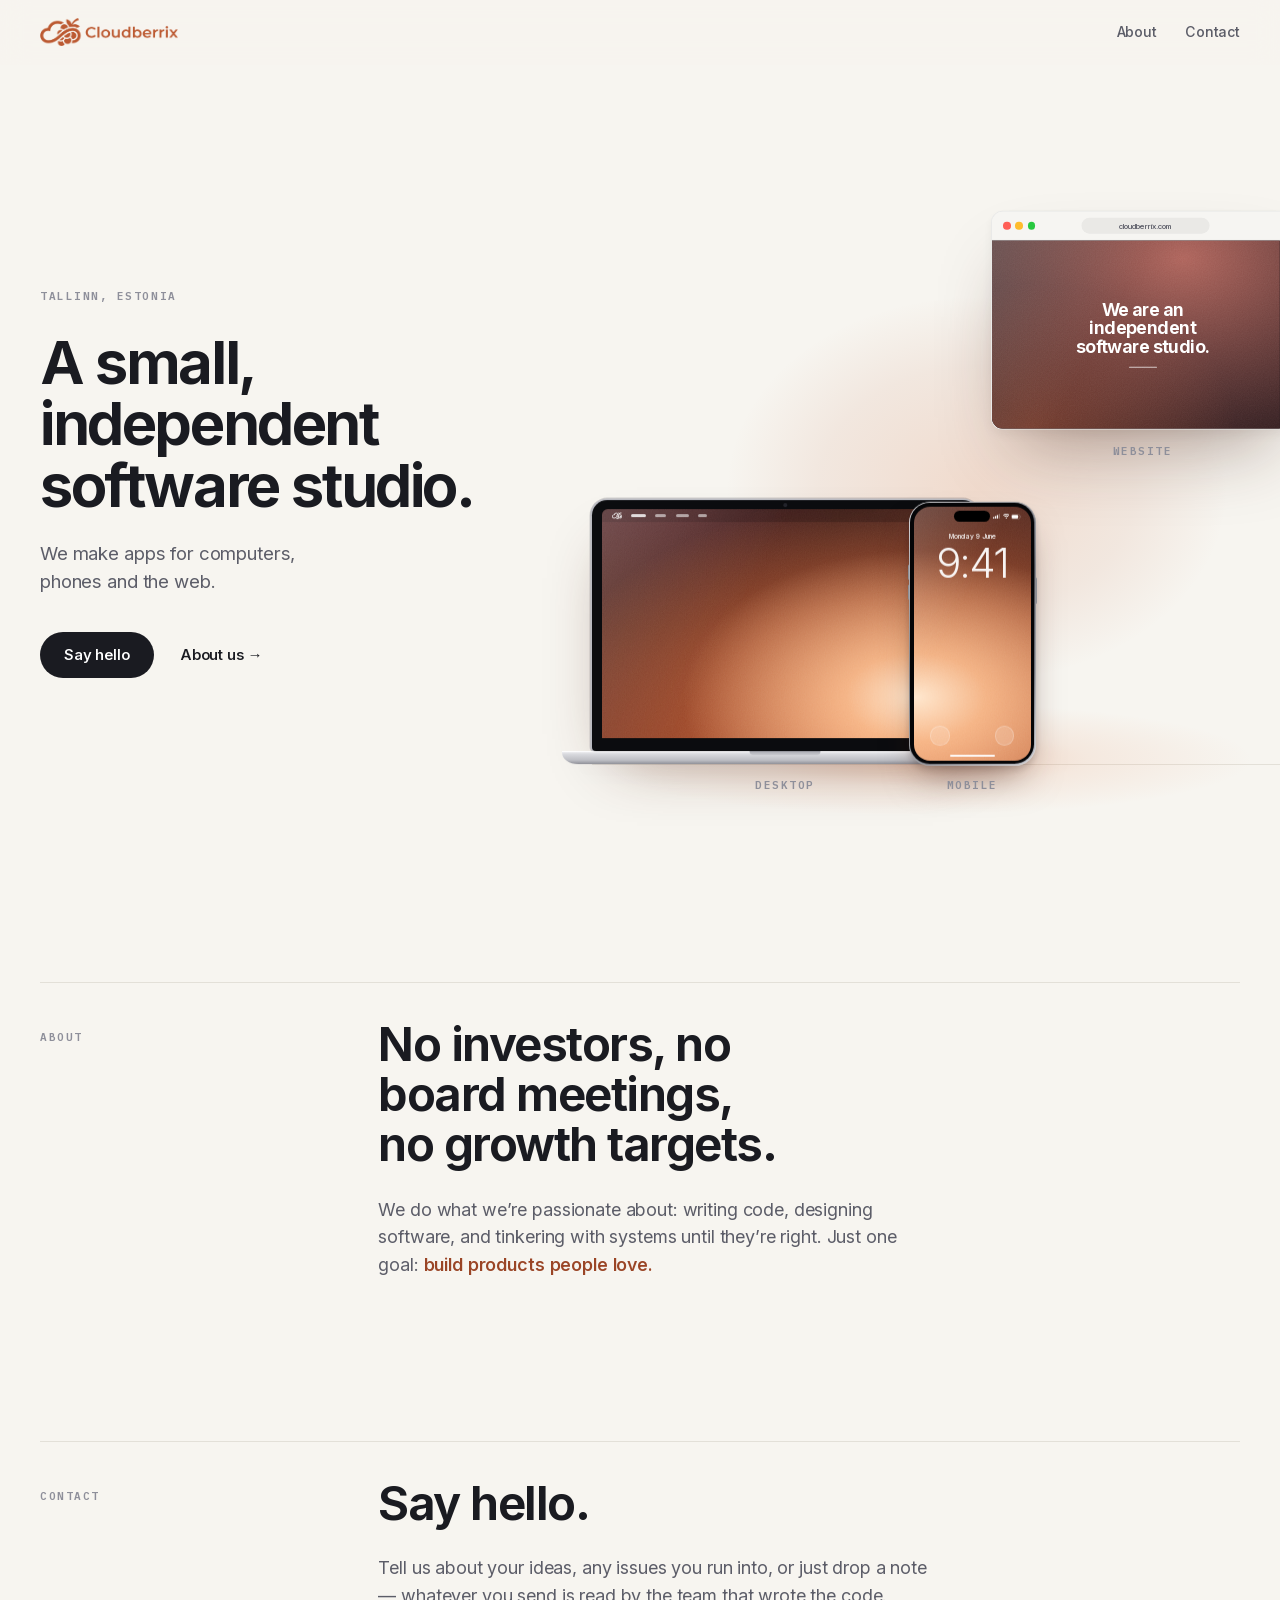
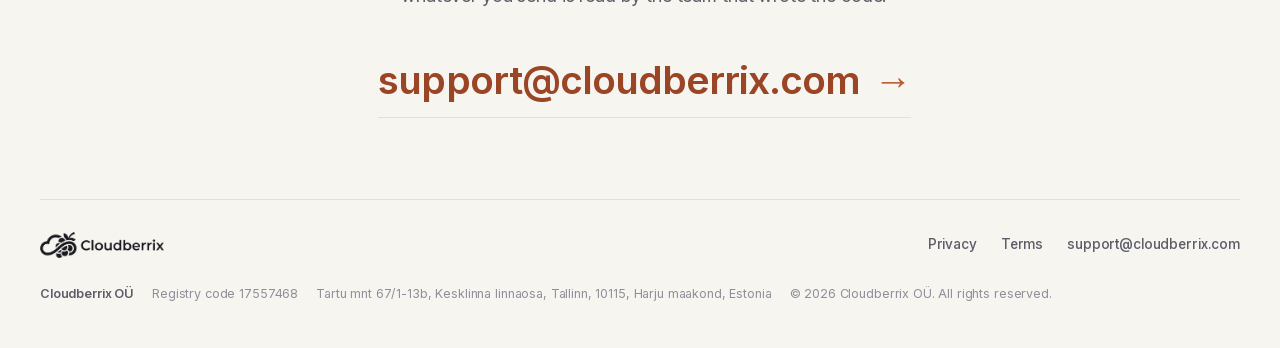
<file: index.html>
<!doctype html>
<html lang="en">
<head>
<meta charset="utf-8">
<meta name="viewport" content="width=device-width, initial-scale=1">
<title>Cloudberrix — an independent software studio in Tallinn</title>
<meta name="description" content="Cloudberrix is a small, independent software studio in Tallinn, Estonia. We make apps for computers, phones and the web.">
<meta name="color-scheme" content="light">
<meta name="theme-color" content="#F7F5F0">
<link rel="canonical" href="https://cloudberrix.com/">
<meta property="og:title" content="Cloudberrix — an independent software studio in Tallinn">
<meta property="og:description" content="A small, independent software studio in Tallinn, Estonia. Apps for computers, phones and the web.">
<meta property="og:type" content="website">
<meta property="og:url" content="https://cloudberrix.com/">
<meta property="og:image" content="https://cloudberrix.com/assets/og.jpg">
<meta name="twitter:card" content="summary_large_image">
<link rel="icon" type="image/png" sizes="32x32" href="assets/favicon-32.png">
<link rel="icon" type="image/png" sizes="192x192" href="assets/favicon-192.png">
<link rel="apple-touch-icon" href="assets/apple-touch-icon.png">
<link rel="preload" href="assets/fonts/inter-var-latin.woff2" as="font" type="font/woff2" crossorigin>
<link rel="preload" href="assets/fonts/ibmplexmono-600-latin.woff2" as="font" type="font/woff2" crossorigin>
<link rel="stylesheet" href="css/fonts.css">
<link rel="stylesheet" href="css/home.css?v=20261024">
<script>document.documentElement.classList.add('js');</script>
</head>
<body>
<a class="skip-link" href="#main">Skip to content</a>


<header class="head">
  <div class="shell head-row">
    <a class="logo" href="#top" aria-label="Cloudberrix — back to top">
      <img src="assets/logo-full.png" alt="Cloudberrix" width="164" height="34">
    </a>
    <nav class="nav" aria-label="Site">
      <a href="#about">About</a>
      <a href="#contact">Contact</a>
    </nav>
  </div>
</header>

<main id="main">

  <!-- ============================================= HERO -->
  <section class="hero" id="apps" aria-labelledby="hero-title">
    <div class="shell hero-grid">
      <div class="hero-text">
        <p class="label reveal">Tallinn, Estonia</p>
        <h1 id="hero-title" class="reveal">A small, independent software&nbsp;studio.</h1>
        <p class="lede reveal">We make apps for computers, phones and the&nbsp;web.</p>
        <div class="actions reveal">
          <a class="btn" href="#contact">Say hello</a>
          <a class="more" href="#about">About us <span aria-hidden="true">→</span></a>
        </div>
      </div>
      <div class="stage-col">
        <div class="product-stage" role="img"
             aria-label="A laptop, a phone and a browser window, every screen lit by the same warm light.">
          <span class="stage-floor" aria-hidden="true"></span>

          <figure class="stage-fig fig-desktop reveal">
            <div class="laptop" aria-hidden="true">
              <div class="lap-lid">
                <div class="scr lap-scr">
                  <div class="mac-bar"><i class="mk"></i><span class="bar"></span><span class="bar"></span><span class="bar"></span><span class="bar"></span><span class="mac-clock">9:41</span></div>
                </div>
              </div>
              <div class="lap-base"></div>
            </div>
            <figcaption class="stage-cap">Desktop</figcaption>
          </figure>

          <figure class="stage-fig fig-mobile reveal">
            <div class="phone" aria-hidden="true">
              <div class="phone-body">
                <div class="scr phone-scr">
                  <span class="ls-island"></span>
                  <div class="ls-status">
                    <svg width="17" height="11" viewBox="0 0 17 11"><g fill="currentColor"><rect x="0" y="7" width="3" height="4" rx="1"/><rect x="4.5" y="5" width="3" height="6" rx="1"/><rect x="9" y="2.5" width="3" height="8.5" rx="1"/><rect x="13.5" y="0" width="3" height="11" rx="1" opacity=".35"/></g></svg>
                    <svg width="16" height="11" viewBox="0 0 16 11"><path fill="currentColor" d="M8 9.1a1.4 1.4 0 1 0 .01 2.81A1.4 1.4 0 0 0 8 9.1Zm-4.9-2.5 1.6 1.6a4.7 4.7 0 0 1 6.6 0l1.6-1.6a7 7 0 0 0-9.8 0ZM.2 3.7l1.6 1.6a8.7 8.7 0 0 1 12.4 0l1.6-1.6a11 11 0 0 0-15.6 0Z" transform="translate(0 -1)"/></svg>
                    <svg width="25" height="12" viewBox="0 0 25 12"><rect x=".5" y=".5" width="21" height="11" rx="3.5" fill="none" stroke="currentColor" opacity=".4"/><rect x="2" y="2" width="15" height="8" rx="2" fill="currentColor"/><path d="M23 4v4a2.2 2.2 0 0 0 0-4Z" fill="currentColor" opacity=".4"/></svg>
                  </div>
                  <div class="ls-date">Monday 9 June</div>
                  <div class="ls-time">9:41</div>
                  <div class="ls-foot"><i></i><i></i></div>
                  <div class="ls-home"></div>
                </div>
              </div>
            </div>
            <figcaption class="stage-cap">Mobile</figcaption>
          </figure>

          <figure class="stage-fig fig-web reveal">
            <div class="win" aria-hidden="true">
              <div class="win-bar"><span class="win-dots"><i></i><i></i><i></i></span><span class="win-url">cloudberrix.com</span></div>
              <div class="scr win-scr">
                <p class="win-line">We are an independent software&nbsp;studio.</p>
                <span class="win-rule"></span>
              </div>
            </div>
            <figcaption class="stage-cap">Website</figcaption>
          </figure>
        </div>
      </div>
    </div>
  </section>

  <!-- ============================================= ABOUT
       The creed, re-set: its middle sentence becomes the heading, because
       it is the most indie thing the studio says about itself. -->
  <section class="band" id="about" aria-labelledby="about-title">
    <div class="shell"><div class="band-grid">
      <p class="label reveal">About</p>
      <div>
        <h2 id="about-title" class="reveal">No investors, no board meetings, no growth&nbsp;targets.</h2>
        <p class="body-lg reveal">We do what we’re passionate about: writing code, designing software,
        and tinkering with systems until they’re right. Just one goal:
        <span class="goal">build products people&nbsp;love.</span></p>
      </div>
    </div></div>
  </section>

  <!-- ============================================= CONTACT -->
  <section class="band" id="contact" aria-labelledby="contact-title">
    <div class="shell"><div class="band-grid">
      <p class="label reveal">Contact</p>
      <div>
        <h2 id="contact-title" class="reveal">Say hello.</h2>
        <p class="body-lg reveal">Tell us about your ideas, any issues you run into, or just drop a
        note — whatever you send is read by the team that wrote the&nbsp;code.</p>
        <a class="mail reveal" href="mailto:support@cloudberrix.com">support@cloudberrix.com <span aria-hidden="true">→</span></a>
      </div>
    </div></div>
  </section>

</main>

<footer class="foot">
  <div class="shell">
    <div class="foot-top">
      <img src="assets/logo-full-ink.png" alt="Cloudberrix" width="148" height="31">
      <nav class="foot-links" aria-label="Legal">
        <a href="privacy/">Privacy</a>
        <a href="terms/">Terms</a>
        <a href="mailto:support@cloudberrix.com">support@cloudberrix.com</a>
      </nav>
    </div>
    <p class="imprint">
      <span><b>Cloudberrix OÜ</b></span>
      <span>Registry code 17557468</span>
      <span>Tartu mnt 67/1-13b, Kesklinna linnaosa, Tallinn, 10115, Harju maakond, Estonia</span>
      <span>© <span id="year">2026</span> Cloudberrix OÜ. All rights reserved.</span>
    </p>
  </div>
</footer>

<script src="js/home.js?v=20261024" defer></script>
</body>
</html>
</file>
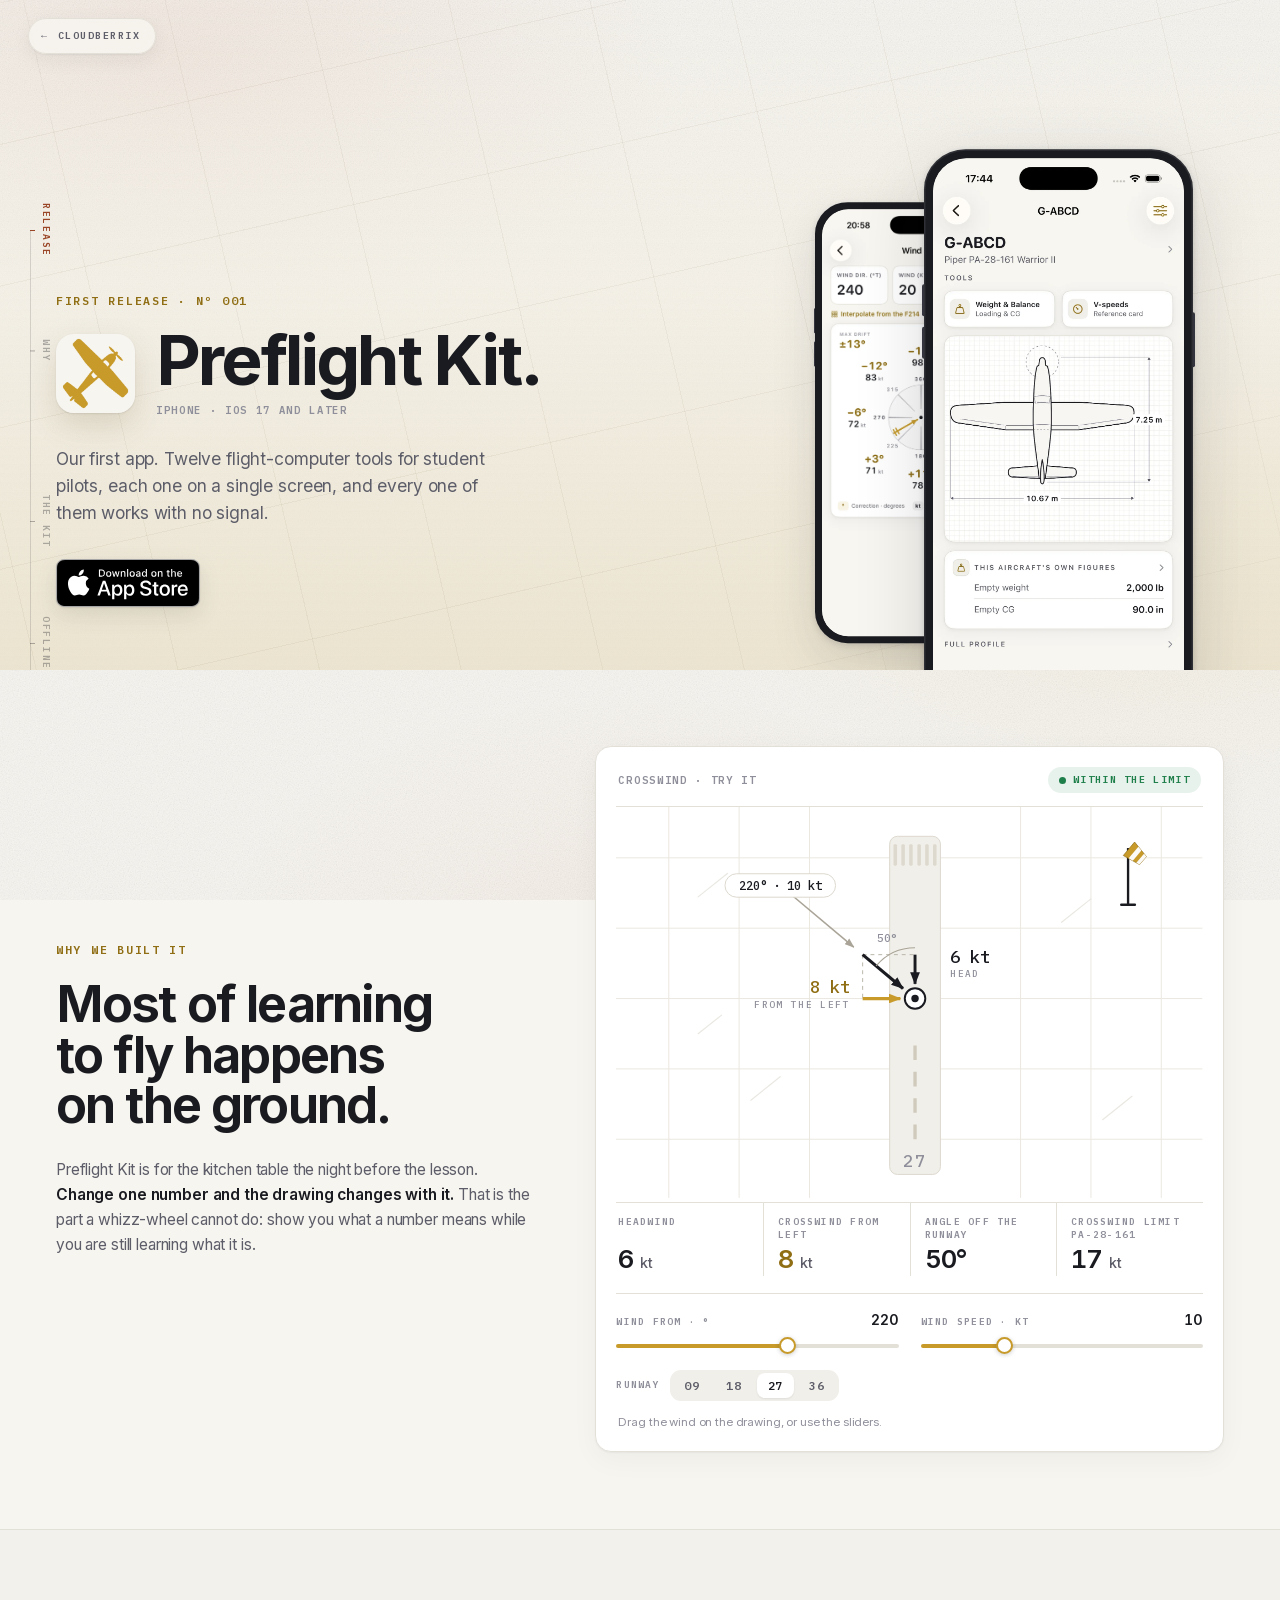
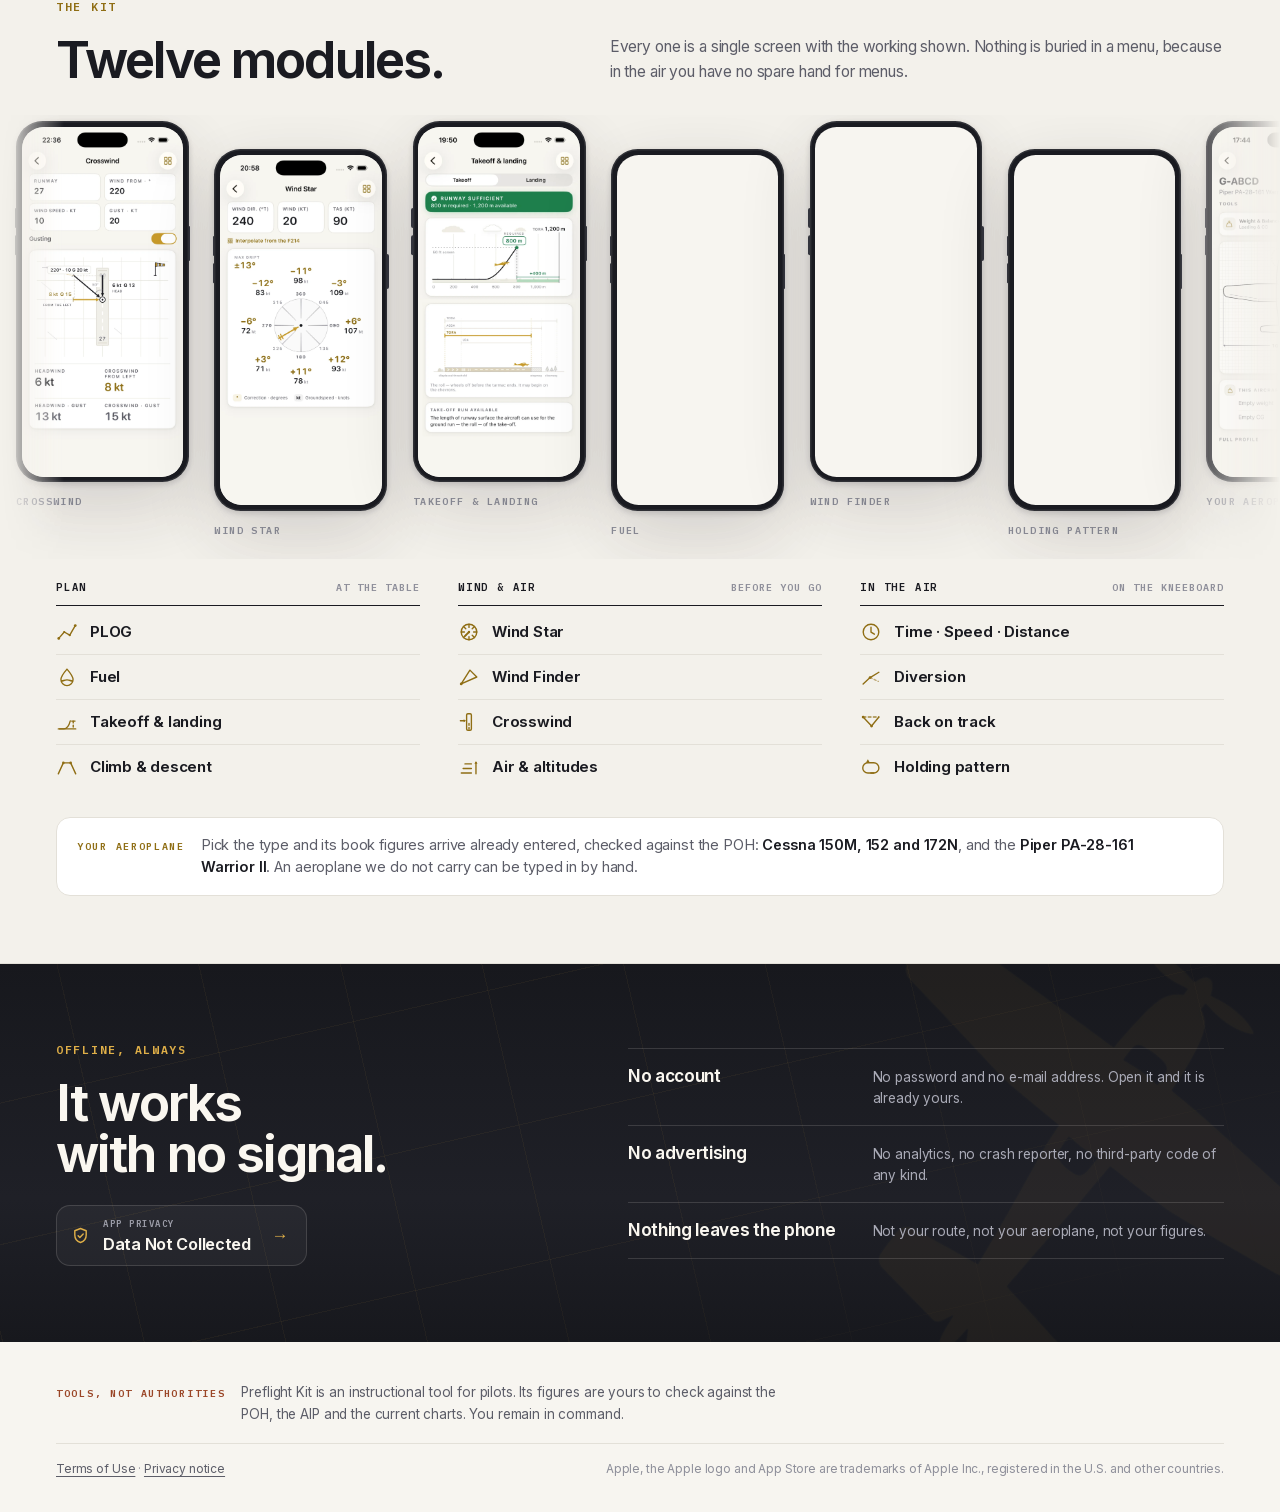
<file: preflight/index.html>
<!doctype html>
<html lang="en">
<head>
<meta charset="utf-8">
<meta name="viewport" content="width=device-width, initial-scale=1">
<title>Preflight Kit — a flight computer for student pilots · Cloudberrix</title>
<meta name="description" content="Twelve flight-computer tools for student pilots, on iPhone. Weight and balance, crosswind, fuel, wind and the whole kit — every one on a single screen, and all of them work with no signal.">
<meta name="color-scheme" content="light">
<meta name="theme-color" content="#F7F5F0">
<link rel="canonical" href="https://cloudberrix.com/preflight/">
<meta property="og:title" content="Preflight Kit — a flight computer for student pilots">
<meta property="og:description" content="Twelve flight-computer tools, each on a single screen, and all of them work with no signal.">
<meta property="og:type" content="website">
<meta property="og:url" content="https://cloudberrix.com/preflight/">
<meta property="og:image" content="https://cloudberrix.com/assets/preflight/og.jpg">
<meta name="twitter:card" content="summary_large_image">
<link rel="icon" type="image/png" sizes="32x32" href="/assets/favicon-32.png">
<link rel="icon" type="image/png" sizes="192x192" href="/assets/favicon-192.png">
<link rel="apple-touch-icon" href="/assets/apple-touch-icon.png">
<link rel="preload" href="/assets/fonts/inter-var-latin.woff2" as="font" type="font/woff2" crossorigin>
<link rel="preload" href="/assets/fonts/ibmplexmono-600-latin.woff2" as="font" type="font/woff2" crossorigin>
<link rel="stylesheet" href="/css/fonts.css">
<link rel="stylesheet" href="/css/site.css">
<link rel="stylesheet" href="/css/preflight.css">
<script>document.documentElement.classList.add('js');</script>
</head>
<body>
<a class="skip-link" href="#main">Skip to content</a>

<!-- The spine, doing on this page what it does on the home page: an index of
     what is here, and where you are in it. The bands are the chapters. -->
<nav class="spine" aria-label="Page index">
  <span class="spine-track"></span>
  <span class="spine-fill"></span>
  <a href="#release" data-for="release">Release</a>
  <a href="#why" data-for="why">Why</a>
  <a href="#kit" data-for="kit">The kit</a>
  <a href="#offline" data-for="offline">Offline</a>
</nav>

<header class="site-head">
  <a class="pf-home" href="/"><i aria-hidden="true">←</i> Cloudberrix</a>
</header>

  <!-- ============================================= PREFLIGHT KIT
       The first release, as its own page. Everything here is the app's
       own material: its palette, its verdict colours, its sectional
       grid, its real captures. Amber has been held back on this site
       since the rebrand for exactly this — it is the release accent,
       and this is the release. Four bands, one paragraph each at most;
       no price on the page, and no studio footer. -->
  <main id="main" class="pf">

    <!-- ------------------------------------------------- 1 · RELEASE -->
    <div class="pf-band pf-announce" id="release">
      <div class="shell">
        <div class="pf-hero">
          <div class="pf-hero-copy">
            <p class="eyebrow reveal">First release · Nº 001</p>

            <div class="pf-lockup reveal">
              <img class="pf-icon" src="/assets/preflight/icon-512.png"
                   alt="" width="512" height="512" aria-hidden="true">
              <div>
                <h1 id="pf-title" class="pf-title">Preflight&nbsp;Kit.</h1>
                <p class="pf-kicker">iPhone · iOS 17 and later</p>
              </div>
            </div>

            <p class="pf-lede reveal">Our first app. Twelve flight-computer tools for
            student pilots, each one on a single screen, and every one of them
            works with no&nbsp;signal.</p>

            <!-- Apple ID 6797961336 (App Store Connect, and AppStoreLink.appleID
                 in the app). Sold in the UK only, so the link names the GB
                 storefront. The badge is Apple's own artwork, kept here rather
                 than loaded from Apple, so no third party learns you visited. -->
            <div class="pf-cta reveal">
              <a class="pf-store" href="https://apps.apple.com/gb/app/preflight-kit-flight-computer/id6797961336">
                <img src="/assets/preflight/app-store-badge.svg"
                     alt="Download on the App Store" width="144" height="48">
              </a>
            </div>
          </div>

          <div class="pf-hero-stage reveal">
            <div class="pf-pair">
            <div class="pf-phone pf-phone-back" aria-hidden="true">
              <div class="phone">
                <div class="phone-screen">
                  <img src="/assets/preflight/screen-windstar.webp" alt=""
                       width="940" height="2044" loading="lazy" decoding="async">
                </div>
              </div>
            </div>
            <div class="pf-phone is-lead">
              <div class="phone">
                <div class="phone-screen">
                  <img src="/assets/preflight/screen-aircraft.webp"
                       alt="Preflight Kit showing a Piper PA-28-161 Warrior II: its tools, and the aeroplane drawn to its own span and length."
                       width="940" height="2044" fetchpriority="high" decoding="async">
                </div>
              </div>
            </div>
            </div>
          </div>
        </div>
      </div>
    </div>

    <!-- ------------------------------------------------- 2 · WHY -->
    <div class="pf-band pf-thesis" id="why">
      <div class="shell">
        <div class="pf-split">
          <div>
            <p class="eyebrow reveal">Why we built it</p>
            <h2 class="pf-h2 reveal">Most of learning to fly happens on the&nbsp;ground.</h2>
            <div class="pf-body reveal">
              <p>Preflight Kit is for the kitchen table the night before the lesson.
              <b>Change one number and the drawing changes with it.</b> That is the part
              a whizz-wheel cannot do: show you what a number means while you are still
              learning what it&nbsp;is.</p>
            </div>
          </div>

          <!-- The demonstration is the argument. This is the app's Crosswind
               module rebuilt on the web, same maths, same components, same
               verdict colours. -->
          <div class="pf-demo reveal" id="pfDemo">
            <div class="pf-demo-head">
              <h3>Crosswind · try it</h3>
              <span class="pf-chip is-ok" id="pfVerdict"><i></i><span>Within the limit</span></span>
            </div>

            <svg class="pf-plot" id="pfPlot" viewBox="0 0 600 400"
                 role="img" aria-labelledby="pfPlotTitle" aria-describedby="pfPlotDesc">
              <title id="pfPlotTitle">Wind on the runway, split into headwind and crosswind</title>
              <desc id="pfPlotDesc">A runway seen from above with the wind drawn on to it, decomposed into a component along the runway and a component across it.</desc>
              <defs>
                <marker id="pfmInk" viewBox="0 0 14 11" refX="13" refY="5.5" markerUnits="userSpaceOnUse" markerWidth="13" markerHeight="10" orient="auto"><path d="M0 0 14 5.5 0 11Z" fill="#1A1B21"/></marker>
                <marker id="pfmAmber" viewBox="0 0 14 11" refX="13" refY="5.5" markerUnits="userSpaceOnUse" markerWidth="13" markerHeight="10" orient="auto"><path d="M0 0 14 5.5 0 11Z" fill="#C79A2A"/></marker>
                <marker id="pfmFaint" viewBox="0 0 12 9" refX="11" refY="4.5" markerUnits="userSpaceOnUse" markerWidth="10" markerHeight="8" orient="auto"><path d="M0 0 12 4.5 0 9Z" fill="#A9A497"/></marker>
              </defs>

              <!-- the ground: the app's chart grid, off-square -->
              <g stroke="#EBE8E0" stroke-width="1">
                <path d="M0 52h600M0 124h600M0 196h600M0 268h600M0 340h600"/>
                <path d="M54 0v400M126 0v400M198 0v400M414 0v400M486 0v400M558 0v400"/>
              </g>
              <g stroke="#E3E0D8" stroke-width="1.2" stroke-linecap="round" opacity=".75">
                <path d="M84 92l30-24M138 300l30-24M456 118l30-24M498 320l30-24M84 232l24-19"/>
              </g>

              <!-- the runway -->
              <rect x="280" y="30" width="52" height="346" rx="8" fill="#F1EFE9" stroke="#DDD9CE"/>
              <g fill="#DDD9CE">
                <rect x="284" y="38" width="3.6" height="22" rx="1.4"/>
                <rect x="292" y="38" width="3.6" height="22" rx="1.4"/>
                <rect x="300" y="38" width="3.6" height="22" rx="1.4"/>
                <rect x="308.4" y="38" width="3.6" height="22" rx="1.4"/>
                <rect x="316.4" y="38" width="3.6" height="22" rx="1.4"/>
                <rect x="324.4" y="38" width="3.6" height="22" rx="1.4"/>
              </g>
              <path d="M306 244v104" stroke="#CFCABC" stroke-width="3.4" stroke-dasharray="15 12"/>
              <text id="pfRwyNum" x="306" y="368" text-anchor="middle" font-size="17"
                    letter-spacing="2.4" fill="#8E8F9A">27</text>

              <!-- the wind, and its two components -->
              <path id="pfRay" d="" stroke="#A9A497" stroke-width="1.6" fill="none" marker-end="url(#pfmFaint)"/>
              <path id="pfBox" d="" stroke="#B9B5A8" stroke-width="1" stroke-dasharray="4 4" fill="none"/>
              <path id="pfWind" d="" stroke="#1A1B21" stroke-width="3.2" fill="none" marker-end="url(#pfmInk)"/>
              <path id="pfArc" d="" stroke="#A9A497" stroke-width="1.2" fill="none"/>
              <text id="pfArcLab" x="0" y="0" text-anchor="middle" font-size="11.5" fill="#8E8F9A"></text>
              <path id="pfHead" d="" stroke="#1A1B21" stroke-width="3" fill="none" marker-end="url(#pfmInk)"/>
              <path id="pfCross" d="" stroke="#C79A2A" stroke-width="3.4" fill="none" marker-end="url(#pfmAmber)"/>

              <!-- the touchdown point -->
              <circle cx="306" cy="196" r="10.5" fill="#FFFFFF" stroke="#1A1B21" stroke-width="2"/>
              <circle cx="306" cy="196" r="3.8" fill="#1A1B21"/>

              <!-- labels -->
              <g id="pfPill"><rect x="0" y="0" width="0" height="24" rx="12" fill="#FFFFFF" stroke="#DDD9CE"/><text x="0" y="0" text-anchor="middle" font-size="12.5" fill="#1A1B21"></text></g>
              <g id="pfHeadLab"><text class="v" x="0" y="0" font-size="17.5" font-weight="600" fill="#1A1B21"></text><text class="k" x="0" y="0" font-size="9.5" letter-spacing="1.4" fill="#8E8F9A"></text></g>
              <g id="pfCrossLab"><text class="v" x="0" y="0" font-size="17.5" font-weight="600" fill="#8F6E14"></text><text class="k" x="0" y="0" font-size="9.5" letter-spacing="1.4" fill="#8E8F9A"></text></g>

              <!-- the windsock, which is the only honest instrument on a small field -->
              <g id="pfSock" transform="translate(524,42)">
                <path d="M0 0v58" stroke="#1A1B21" stroke-width="2.4"/>
                <path d="M-7 58h14" stroke="#1A1B21" stroke-width="2.4" stroke-linecap="round"/>
                <g id="pfSockBody">
                  <path d="M2-9 34-5.4 34 5.4 2 9Z" fill="#C79A2A" stroke="#8F6E14" stroke-width=".8" stroke-linejoin="round"/>
                  <path d="M12.4-7.7 20.6-6.8 20.6 6.8 12.4 7.7Z" fill="#FBFAF7"/>
                  <path d="M27.6-6.1 34-5.4 34 5.4 27.6 6.1Z" fill="#FBFAF7"/>
                </g>
              </g>
            </svg>

            <dl class="pf-read">
              <div id="pfCellHead"><dt id="pfHeadKey">Headwind</dt><dd><span id="pfHeadVal">6</span> <small>kt</small></dd></div>
              <div class="is-amber" id="pfCellCross"><dt id="pfCrossKey">Crosswind from left</dt><dd><span id="pfCrossVal">8</span> <small>kt</small></dd></div>
              <div><dt>Angle off the runway</dt><dd><span id="pfAngVal">50</span>°</dd></div>
              <div><dt>Crosswind limit<br>PA-28-161</dt><dd>17 <small>kt</small></dd></div>
            </dl>

            <div class="pf-ctrls">
              <div class="pf-ctrl">
                <label for="pfDir">Wind from · °<b id="pfDirOut">220</b></label>
                <input class="pf-range" id="pfDir" type="range" min="0" max="359" step="1" value="220">
              </div>
              <div class="pf-ctrl">
                <label for="pfSpd">Wind speed · kt<b id="pfSpdOut">10</b></label>
                <input class="pf-range" id="pfSpd" type="range" min="0" max="35" step="1" value="10">
              </div>
              <div class="pf-rwy">
                <span>Runway</span>
                <div class="pf-seg" id="pfSeg" role="group" aria-label="Runway in use">
                  <button type="button" data-rwy="9" aria-pressed="false">09</button>
                  <button type="button" data-rwy="18" aria-pressed="false">18</button>
                  <button type="button" data-rwy="27" aria-pressed="true">27</button>
                  <button type="button" data-rwy="36" aria-pressed="false">36</button>
                </div>
              </div>
            </div>
            <p class="pf-demo-foot">Drag the wind on the drawing, or use the sliders.</p>
          </div>
        </div>
      </div>
    </div>

    <!-- ------------------------------------------------- 3 · THE KIT
         The screens rail is the kit's picture, the twelve are named under
         it, and the aeroplane gets one line at the end. -->
    <div class="pf-band pf-kit" id="kit">
      <div class="shell">
        <div class="pf-kit-head">
          <div>
            <p class="eyebrow reveal">The kit</p>
            <h2 class="pf-h2 reveal">Twelve modules.</h2>
          </div>
          <p class="reveal">Every one is a single screen with the working shown.
          Nothing is buried in a menu, because in the air you have no spare hand
          for&nbsp;menus.</p>
        </div>

        <div class="pf-rail reveal" tabindex="0" role="group" aria-label="Screens from Preflight Kit">
          <figure class="pf-shot pf-phone">
            <div class="phone"><div class="phone-screen"><img src="/assets/preflight/screen-crosswind.webp" alt="Crosswind: runway 27, wind 220 at 10 gusting 20, split into 6 knots of headwind and 8 knots of crosswind from the left." width="940" height="2044" loading="lazy" decoding="async"></div></div>
            <figcaption>Crosswind</figcaption>
          </figure>
          <figure class="pf-shot pf-phone is-raised">
            <div class="phone"><div class="phone-screen"><img src="/assets/preflight/screen-windstar.webp" alt="Wind Star: drift and groundspeed for twelve tracks around one dial." width="940" height="2044" loading="lazy" decoding="async"></div></div>
            <figcaption>Wind Star</figcaption>
          </figure>
          <figure class="pf-shot pf-phone">
            <div class="phone"><div class="phone-screen"><img src="/assets/preflight/screen-runway.webp" alt="Takeoff and landing: 800 metres required against 1,200 metres available, with the runway declared distances drawn." width="940" height="2044" loading="lazy" decoding="async"></div></div>
            <figcaption>Takeoff &amp; landing</figcaption>
          </figure>
          <figure class="pf-shot pf-phone is-raised">
            <div class="phone"><div class="phone-screen"><img src="/assets/preflight/screen-fuel.webp" alt="Fuel: minimum fuel required broken into taxi, trip, contingency, alternate and final reserve, with the margin left over." width="940" height="2044" loading="lazy" decoding="async"></div></div>
            <figcaption>Fuel</figcaption>
          </figure>
          <figure class="pf-shot pf-phone">
            <div class="phone"><div class="phone-screen"><img src="/assets/preflight/screen-windfinder.webp" alt="Wind Finder: the wind worked back from a heading of 340, a track of 300 and a groundspeed of 95." width="940" height="2044" loading="lazy" decoding="async"></div></div>
            <figcaption>Wind Finder</figcaption>
          </figure>
          <figure class="pf-shot pf-phone is-raised">
            <div class="phone"><div class="phone-screen"><img src="/assets/preflight/screen-hold.webp" alt="Holding pattern: a teardrop entry drawn on the compass with the entry sectors marked." width="940" height="2044" loading="lazy" decoding="async"></div></div>
            <figcaption>Holding pattern</figcaption>
          </figure>
          <figure class="pf-shot pf-phone">
            <div class="phone"><div class="phone-screen"><img src="/assets/preflight/screen-aircraft.webp" alt="An aircraft: G-ABCD, a Piper PA-28-161 Warrior II, drawn to its own span and length." width="940" height="2044" loading="lazy" decoding="async"></div></div>
            <figcaption>Your aeroplane</figcaption>
          </figure>
          <figure class="pf-shot pf-phone is-raised">
            <div class="phone"><div class="phone-screen"><img src="/assets/preflight/screen-fleet.webp" alt="The hangar: a list of saved aircraft with registration, type, maximum take-off weight, usable fuel and burn rate." width="940" height="2044" loading="lazy" decoding="async"></div></div>
            <figcaption>The hangar</figcaption>
          </figure>
          <figure class="pf-shot pf-phone">
            <div class="phone"><div class="phone-screen"><img src="/assets/preflight/screen-convert.webp" alt="Convert: litres to US gallons, imperial gallons, kilograms and pounds on parallel scrub scales." width="940" height="2044" loading="lazy" decoding="async"></div></div>
            <figcaption>Convert</figcaption>
          </figure>
        </div>

        <div class="pf-groups">
          <div class="pf-group reveal">
            <h3>Plan <em>at the table</em></h3>
            <div class="pf-mod">
              <svg viewBox="0 0 24 24" fill="none" stroke="currentColor" stroke-width="1.5" stroke-linecap="round" stroke-linejoin="round" aria-hidden="true"><polyline points="3,19 9,12 15,15.5 21,5"/><circle cx="3" cy="19" r="1.5" fill="currentColor" stroke="none"/><circle cx="9" cy="12" r="1.2" fill="currentColor" stroke="none"/><circle cx="15" cy="15.5" r="1.2" fill="currentColor" stroke="none"/><circle cx="21" cy="5" r="1.5" fill="currentColor" stroke="none"/></svg>
              <div><b>PLOG</b></div>
            </div>
            <div class="pf-mod">
              <svg viewBox="0 0 24 24" fill="none" stroke="currentColor" stroke-width="1.5" stroke-linecap="round" stroke-linejoin="round" aria-hidden="true"><path d="M12 3.4S5.4 11 5.4 14.8a6.6 6.6 0 0 0 13.2 0C18.6 11 12 3.4 12 3.4Z"/><path d="M6 16.4c2.4 0 2.8-1.3 6-1.3s3.6 1.3 6 1.3"/></svg>
              <div><b>Fuel</b></div>
            </div>
            <div class="pf-mod">
              <svg viewBox="0 0 24 24" fill="none" stroke="currentColor" stroke-width="1.5" stroke-linecap="round" stroke-linejoin="round" aria-hidden="true"><path d="M2.5 19.5h19"/><path d="M4 19.5h4.6c3.6 0 5.6-3.4 7-8.7"/><path d="M18.8 11v8.5" stroke-dasharray="2 2.4"/><path d="M17.1 11h3.6"/></svg>
              <div><b>Takeoff &amp; landing</b></div>
            </div>
            <div class="pf-mod">
              <svg viewBox="0 0 24 24" fill="none" stroke="currentColor" stroke-width="1.5" stroke-linecap="round" stroke-linejoin="round" aria-hidden="true"><path d="M2.5 19.5 8 7.5h8l5.5 12"/><circle cx="8" cy="7.5" r="1.4" fill="currentColor" stroke="none"/><circle cx="16" cy="7.5" r="1.4" fill="currentColor" stroke="none"/></svg>
              <div><b>Climb &amp; descent</b></div>
            </div>
          </div>

          <div class="pf-group reveal">
            <h3>Wind &amp; air <em>before you go</em></h3>
            <div class="pf-mod">
              <svg viewBox="0 0 24 24" fill="none" stroke="currentColor" stroke-width="1.5" stroke-linecap="round" stroke-linejoin="round" aria-hidden="true"><circle cx="12" cy="12" r="8.5"/><path d="M12 7V3.5M15.5 8.5 18 6M17 12h3.5M15.5 15.5 18 18M12 17v3.5M8.5 15.5 6 18M7 12H3.5M8.5 8.5 6 6"/><path d="M12 12 7.8 16.2" stroke-width="2"/><circle cx="12" cy="12" r="1.3" fill="currentColor" stroke="none"/></svg>
              <div><b>Wind Star</b></div>
            </div>
            <div class="pf-mod">
              <svg viewBox="0 0 24 24" fill="none" stroke="currentColor" stroke-width="1.5" stroke-linecap="round" stroke-linejoin="round" aria-hidden="true"><path d="M3.5 19.5 13 4.5l7.5 7.5Z"/><circle cx="3.5" cy="19.5" r="1.5" fill="currentColor" stroke="none"/></svg>
              <div><b>Wind Finder</b></div>
            </div>
            <div class="pf-mod">
              <svg viewBox="0 0 24 24" fill="none" stroke="currentColor" stroke-width="1.5" stroke-linecap="round" stroke-linejoin="round" aria-hidden="true"><rect x="9.4" y="3" width="5.2" height="18" rx="1.4"/><path d="M12 13.6v6" stroke-dasharray="2 2.4"/><path d="M2.6 10.6h4.6"/><path d="M6.2 8.9 8.7 10.6 6.2 12.3Z" fill="currentColor" stroke="none"/></svg>
              <div><b>Crosswind</b></div>
            </div>
            <div class="pf-mod">
              <svg viewBox="0 0 24 24" fill="none" stroke="currentColor" stroke-width="1.5" stroke-linecap="round" stroke-linejoin="round" aria-hidden="true"><path d="M3.6 18.6h11M5.6 13.6h9M7.6 8.6h7"/><path d="M19.6 19.4V7"/><path d="M17.9 8.4 19.6 5.6 21.3 8.4Z" fill="currentColor" stroke="none"/></svg>
              <div><b>Air &amp; altitudes</b></div>
            </div>
          </div>

          <div class="pf-group reveal">
            <h3>In the air <em>on the kneeboard</em></h3>
            <div class="pf-mod">
              <svg viewBox="0 0 24 24" fill="none" stroke="currentColor" stroke-width="1.5" stroke-linecap="round" stroke-linejoin="round" aria-hidden="true"><circle cx="12" cy="12" r="8.5"/><path d="M12 6.8v5.4l3.7 2.2"/></svg>
              <div><b>Time · Speed · Distance</b></div>
            </div>
            <div class="pf-mod">
              <svg viewBox="0 0 24 24" fill="none" stroke="currentColor" stroke-width="1.5" stroke-linecap="round" stroke-linejoin="round" aria-hidden="true"><path d="M3.4 19.6 11 12.6"/><path d="M11 12.6 20.6 6.8"/><path d="M11 12.6 20 16.8" stroke-dasharray="2.4 2.4" opacity=".55"/><circle cx="11" cy="12.6" r="1.5" fill="currentColor" stroke="none"/></svg>
              <div><b>Diversion</b></div>
            </div>
            <div class="pf-mod">
              <svg viewBox="0 0 24 24" fill="none" stroke="currentColor" stroke-width="1.5" stroke-linecap="round" stroke-linejoin="round" aria-hidden="true"><path d="M3.4 6.6h17.2" stroke-dasharray="3 2.6" opacity=".8"/><circle cx="3.4" cy="6.6" r="1.5" fill="currentColor" stroke="none"/><path d="M3.4 6.6 12.6 16.4"/><path d="M12.6 16.4 20.6 6.6"/><circle cx="12.6" cy="16.4" r="1.5" fill="currentColor" stroke="none"/></svg>
              <div><b>Back on track</b></div>
            </div>
            <div class="pf-mod">
              <svg viewBox="0 0 24 24" fill="none" stroke="currentColor" stroke-width="1.5" stroke-linecap="round" stroke-linejoin="round" aria-hidden="true"><path d="M8.6 7.4h6.4a5.6 5.6 0 0 1 0 11.2H8.6a5.6 5.6 0 1 1 0-11.2Z"/><path d="M8.6 3.6 10.8 7.4H6.4Z" fill="currentColor" stroke="none"/><path d="M15 18.6h-3.2"/></svg>
              <div><b>Holding pattern</b></div>
            </div>
          </div>
        </div>

        <div class="pf-kit-foot reveal">
          <b>Your aeroplane</b>
          <p>Pick the type and its book figures arrive already entered, checked against
          the POH: <span>Cessna 150M, 152 and 172N</span>, and the <span>Piper PA-28-161
          Warrior&nbsp;II</span>. An aeroplane we do not carry can be typed in by&nbsp;hand.</p>
        </div>
      </div>
    </div>

    <!-- ------------------------------------------------- 4 · DUSK -->
    <div class="pf-band pf-dusk" id="offline">
      <img class="pf-dusk-mark" src="/assets/preflight/glyph-amber.png"
           alt="" width="640" height="640" aria-hidden="true" loading="lazy">
      <div class="shell">
        <div class="pf-dusk-grid">
          <div class="pf-dusk-head">
            <p class="eyebrow reveal">Offline, always</p>
            <h2 class="pf-h2 reveal">It works with no&nbsp;signal.</h2>
          </div>

          <!-- the App Store privacy label, which for this app has one line on it -->
          <a class="pf-privacy reveal" href="/preflight/privacy/">
            <svg viewBox="0 0 24 24" fill="none" stroke="currentColor" stroke-width="1.8" stroke-linecap="round" stroke-linejoin="round" aria-hidden="true"><path d="M12 3.2 4.8 6v5.5c0 4.4 3 8.2 7.2 9.3 4.2-1.1 7.2-4.9 7.2-9.3V6Z"/><path d="M9 12.2 11.2 14.4 15.4 10.2"/></svg>
            <span><small>App privacy</small><b>Data Not Collected</b></span>
            <i aria-hidden="true">→</i>
          </a>

          <dl class="pf-nolist reveal">
            <div>
              <dt>No account</dt>
              <dd>No password and no e-mail address. Open it and it is already yours.</dd>
            </div>
            <div>
              <dt>No advertising</dt>
              <dd>No analytics, no crash reporter, no third-party code of any kind.</dd>
            </div>
            <div>
              <dt>Nothing leaves the phone</dt>
              <dd>Not your route, not your aeroplane, not your figures.</dd>
            </div>
          </dl>
        </div>
      </div>
    </div>

  </main>

<!-- The app's foot, not the studio's: the studio's details are one click
     away, behind the pill in the corner. -->
<footer class="pf-foot">
  <div class="shell">
    <div class="pf-disclaimer">
      <b>Tools, not authorities</b>
      <p>Preflight Kit is an instructional tool for pilots. Its figures are yours to
      check against the POH, the AIP and the current charts. You remain in command.</p>
    </div>
    <div class="pf-foot-legal">
      <p><a href="/preflight/terms/">Terms of Use</a> ·
      <a href="/preflight/privacy/">Privacy notice</a></p>
      <!-- Apple asks for this wherever its badge appears -->
      <p>Apple, the Apple logo and App Store are trademarks of Apple Inc., registered in the U.S. and other countries.</p>
    </div>
  </div>
</footer>

<script src="/js/site.js" defer></script>
<script src="/js/preflight.js" defer></script>
</body>
</html>
</file>
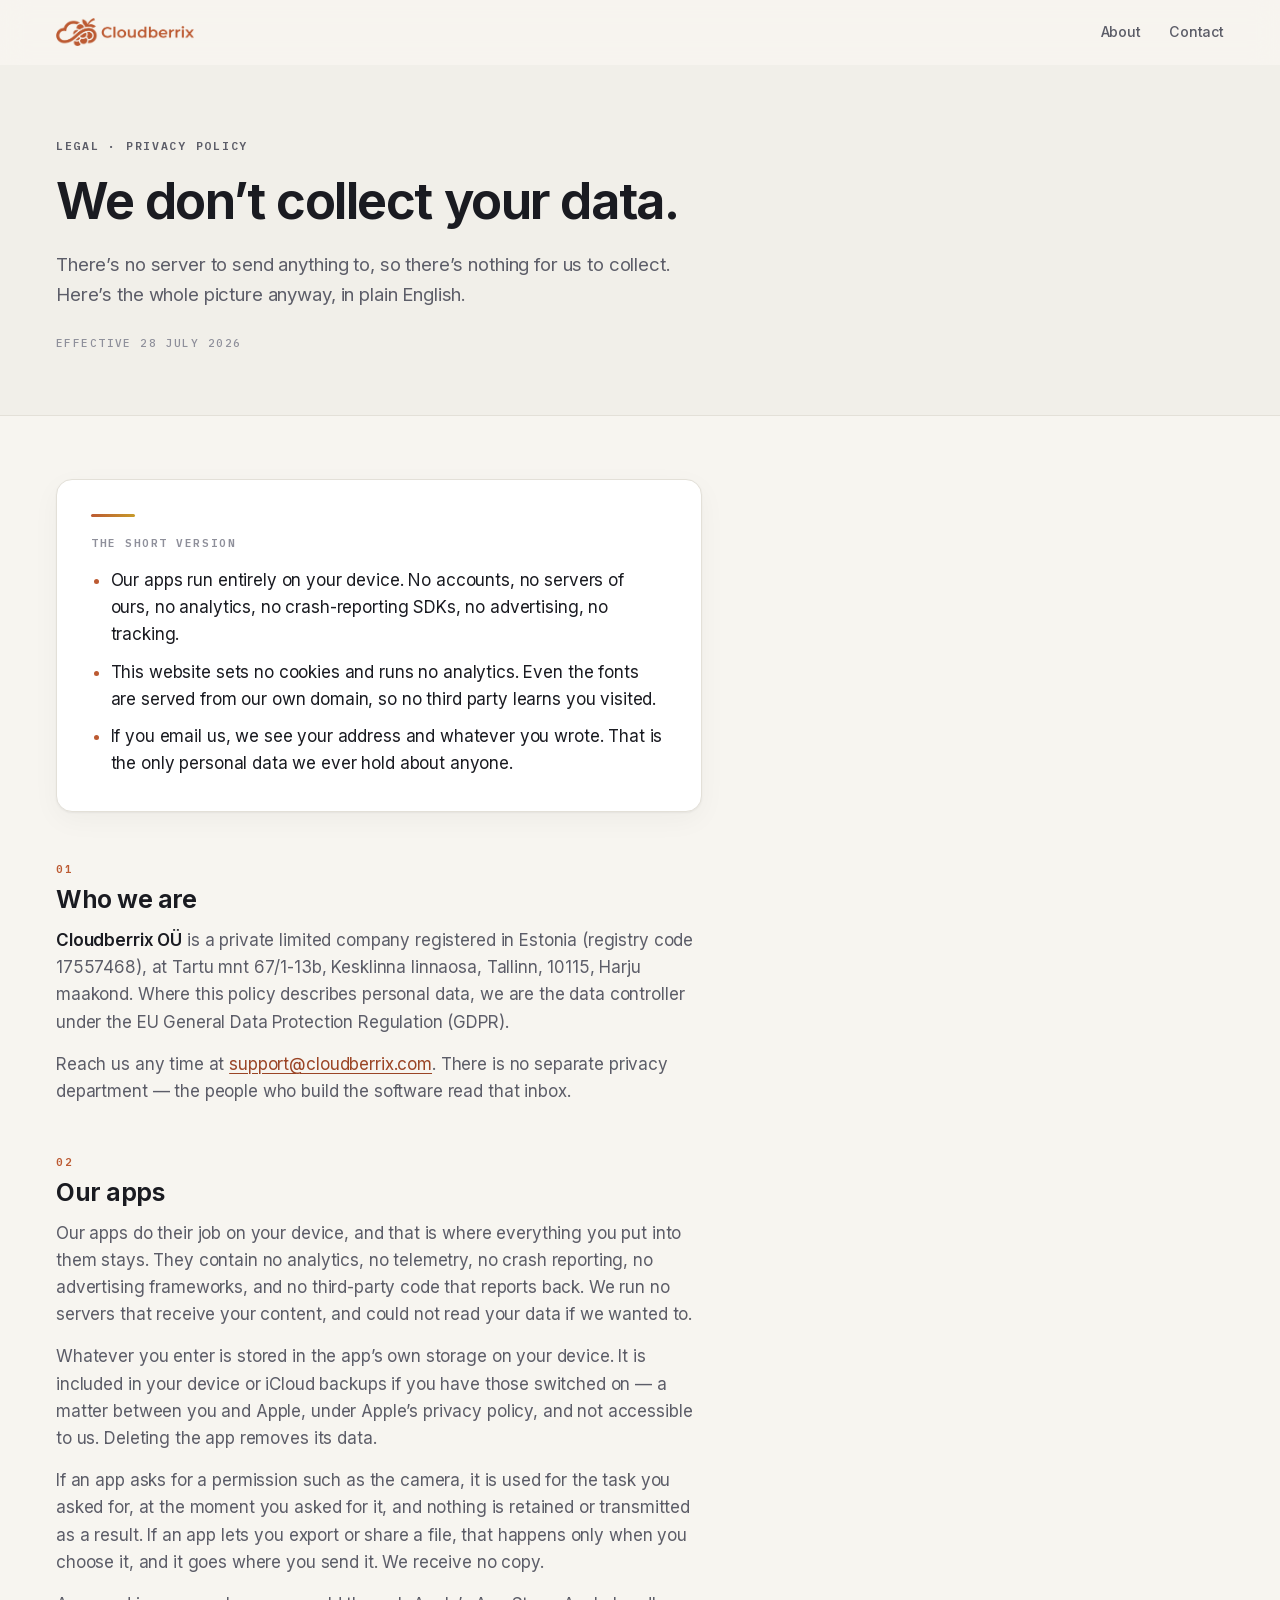
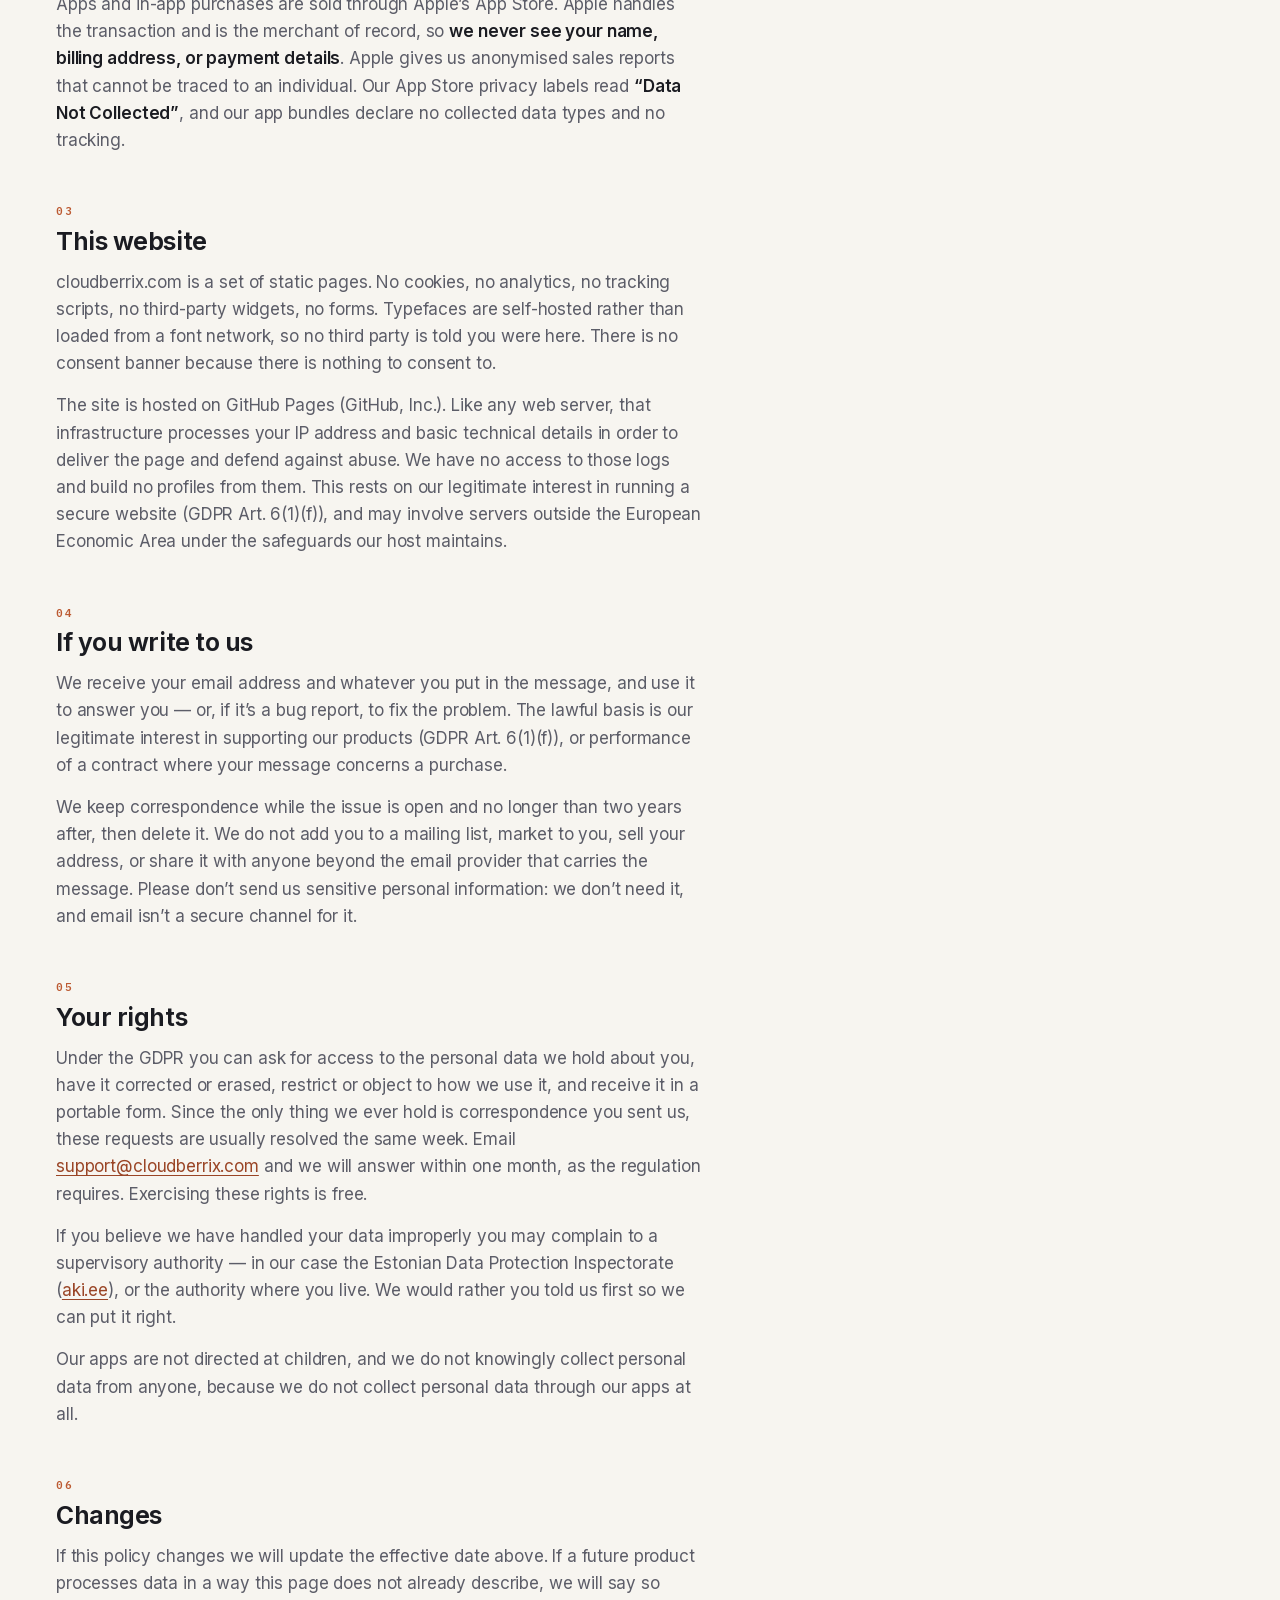
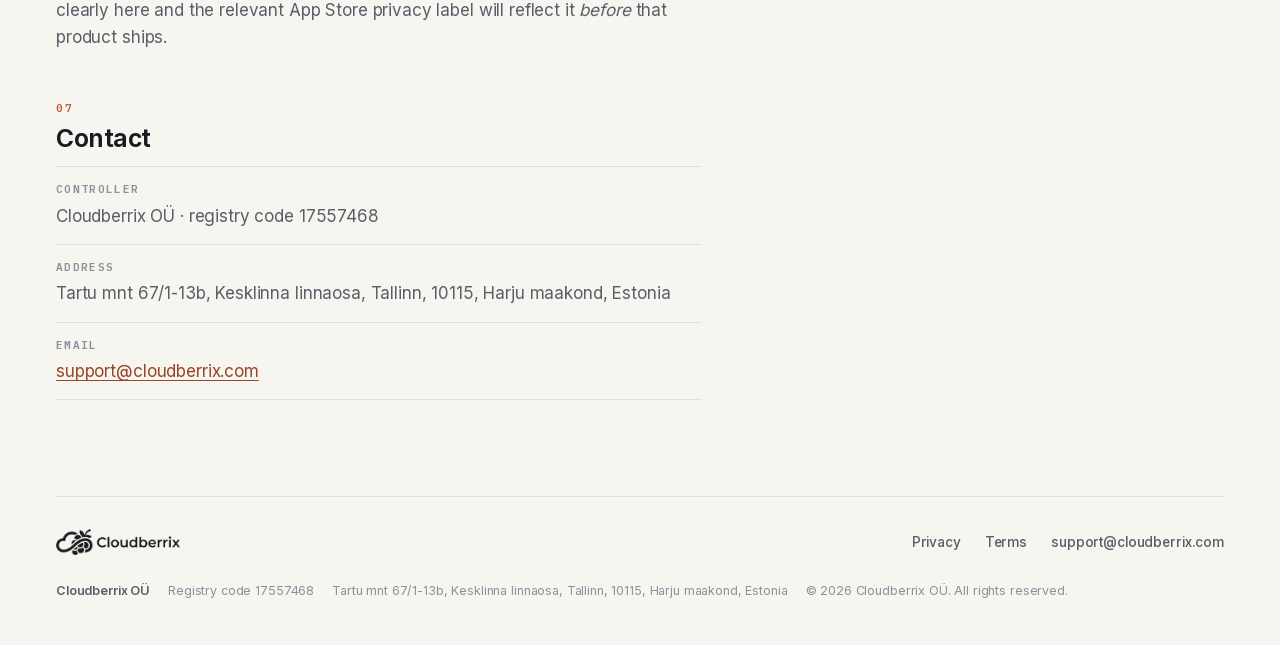
<file: privacy/index.html>
<!doctype html>
<html lang="en">
<head>
<meta charset="utf-8">
<meta name="viewport" content="width=device-width, initial-scale=1">
<title>Privacy — Cloudberrix</title>
<meta name="description" content="Cloudberrix apps run entirely on your device. No accounts, no analytics, no tracking, no servers. The full privacy policy, in plain English.">
<meta name="color-scheme" content="light">
<meta name="theme-color" content="#F7F5F0">
<link rel="canonical" href="https://cloudberrix.com/privacy/">
<meta property="og:title" content="Privacy — Cloudberrix">
<meta property="og:description" content="Our apps run entirely on your device. No accounts, no analytics, no tracking, no servers.">
<meta property="og:type" content="website">
<meta property="og:url" content="https://cloudberrix.com/privacy/">
<meta property="og:image" content="https://cloudberrix.com/assets/og.jpg">
<meta name="twitter:card" content="summary_large_image">
<link rel="icon" type="image/png" sizes="32x32" href="/assets/favicon-32.png">
<link rel="icon" type="image/png" sizes="192x192" href="/assets/favicon-192.png">
<link rel="apple-touch-icon" href="/assets/apple-touch-icon.png">
<link rel="preload" href="/assets/fonts/inter-var-latin.woff2" as="font" type="font/woff2" crossorigin>
<link rel="preload" href="/assets/fonts/ibmplexmono-600-latin.woff2" as="font" type="font/woff2" crossorigin>
<link rel="stylesheet" href="/css/fonts.css">
<link rel="stylesheet" href="/css/site.css?v=20261025">
<script>document.documentElement.classList.add('js');</script>
</head>
<body class="plain">
<a class="skip-link" href="#main">Skip to content</a>

<header class="head">
  <div class="shell head-row">
    <a class="logo" href="/" aria-label="Cloudberrix — home">
      <img src="/assets/logo-full.png" alt="Cloudberrix" width="164" height="34">
    </a>
    <nav class="nav" aria-label="Site">
      <a href="/#about">About</a>
      <a href="/#contact">Contact</a>
    </nav>
  </div>
</header>

<main id="main">

  <section class="page-head">
    <div class="shell">
      <p class="eyebrow">Legal · Privacy policy</p>
      <h1>We don’t collect your&nbsp;data.</h1>
      <p class="page-lede">There’s no server to send anything to, so there’s nothing
      for us to collect. Here’s the whole picture anyway, in plain English.</p>
      <p class="page-stamp">Effective 28 July 2026</p>
    </div>
  </section>

  <section class="legal">
    <div class="shell">
      <div class="legal-body">

        <div class="key-card">
          <p class="key-line">The short version</p>
          <ul>
            <li>Our apps run entirely on your device. No accounts, no servers of ours, no analytics, no crash-reporting SDKs, no advertising, no tracking.</li>
            <li>This website sets no cookies and runs no analytics. Even the fonts are served from our own domain, so no third party learns you visited.</li>
            <li>If you email us, we see your address and whatever you wrote. That is the only personal data we ever hold about anyone.</li>
          </ul>
        </div>

        <h2>Who we are</h2>
        <p><strong>Cloudberrix OÜ</strong> is a private limited company registered in Estonia
        (registry code 17557468), at Tartu mnt 67/1-13b, Kesklinna linnaosa, Tallinn, 10115,
        Harju maakond. Where this policy describes personal data, we are the data controller
        under the EU General Data Protection Regulation (GDPR).</p>
        <p>Reach us any time at <a href="mailto:support@cloudberrix.com">support@cloudberrix.com</a>.
        There is no separate privacy department — the people who build the software read that inbox.</p>

        <h2>Our apps</h2>
        <p>Our apps do their job on your device, and that is where everything you put into
        them stays. They contain no analytics, no telemetry, no crash reporting, no advertising
        frameworks, and no third-party code that reports back. We run no servers that receive
        your content, and could not read your data if we wanted to.</p>
        <p>Whatever you enter is stored in the app’s own storage on your device. It is included
        in your device or iCloud backups if you have those switched on — a matter between you
        and Apple, under Apple’s privacy policy, and not accessible to us. Deleting the app
        removes its data.</p>
        <p>If an app asks for a permission such as the camera, it is used for the task you
        asked for, at the moment you asked for it, and nothing is retained or transmitted as a
        result. If an app lets you export or share a file, that happens only when you choose
        it, and it goes where you send it. We receive no copy.</p>
        <p>Apps and in-app purchases are sold through Apple’s App Store. Apple handles the
        transaction and is the merchant of record, so <strong>we never see your name, billing
        address, or payment details</strong>. Apple gives us anonymised sales reports that
        cannot be traced to an individual. Our App Store privacy labels read <strong>“Data Not
        Collected”</strong>, and our app bundles declare no collected data types and no tracking.</p>

        <h2>This website</h2>
        <p>cloudberrix.com is a set of static pages. No cookies, no analytics, no tracking
        scripts, no third-party widgets, no forms. Typefaces are self-hosted rather than loaded
        from a font network, so no third party is told you were here. There is no consent banner
        because there is nothing to consent to.</p>
        <p>The site is hosted on GitHub Pages (GitHub, Inc.). Like any web server, that
        infrastructure processes your IP address and basic technical details in order to deliver
        the page and defend against abuse. We have no access to those logs and build no profiles
        from them. This rests on our legitimate interest in running a secure website
        (GDPR Art. 6(1)(f)), and may involve servers outside the European Economic Area under
        the safeguards our host maintains.</p>

        <h2>If you write to us</h2>
        <p>We receive your email address and whatever you put in the message, and use it to
        answer you — or, if it’s a bug report, to fix the problem. The lawful basis is our
        legitimate interest in supporting our products (GDPR Art. 6(1)(f)), or performance of a
        contract where your message concerns a purchase.</p>
        <p>We keep correspondence while the issue is open and no longer than two years after,
        then delete it. We do not add you to a mailing list, market to you, sell your address,
        or share it with anyone beyond the email provider that carries the message. Please don’t
        send us sensitive personal information: we don’t need it, and email isn’t a secure
        channel for it.</p>

        <h2>Your rights</h2>
        <p>Under the GDPR you can ask for access to the personal data we hold about you, have it
        corrected or erased, restrict or object to how we use it, and receive it in a portable
        form. Since the only thing we ever hold is correspondence you sent us, these requests
        are usually resolved the same week. Email
        <a href="mailto:support@cloudberrix.com">support@cloudberrix.com</a> and we will answer
        within one month, as the regulation requires. Exercising these rights is free.</p>
        <p>If you believe we have handled your data improperly you may complain to a supervisory
        authority — in our case the Estonian Data Protection Inspectorate
        (<a href="https://www.aki.ee/en" rel="noopener">aki.ee</a>), or the authority where you
        live. We would rather you told us first so we can put it right.</p>
        <p>Our apps are not directed at children, and we do not knowingly collect personal data
        from anyone, because we do not collect personal data through our apps at all.</p>

        <h2>Changes</h2>
        <p>If this policy changes we will update the effective date above. If a future product
        processes data in a way this page does not already describe, we will say so clearly here
        and the relevant App Store privacy label will reflect it <em>before</em> that product
        ships.</p>

        <h2>Contact</h2>
        <dl>
          <dt>Controller</dt>
          <dd>Cloudberrix OÜ · registry code 17557468</dd>
          <dt>Address</dt>
          <dd>Tartu mnt 67/1-13b, Kesklinna linnaosa, Tallinn, 10115, Harju maakond, Estonia</dd>
          <dt>Email</dt>
          <dd><a href="mailto:support@cloudberrix.com">support@cloudberrix.com</a></dd>
        </dl>

      </div>
    </div>
  </section>

</main>

<footer class="foot">
  <div class="shell">
    <div class="foot-top">
      <a href="/" aria-label="Cloudberrix — home"><img src="/assets/logo-full-ink.png" alt="Cloudberrix" width="148" height="31"></a>
      <nav class="foot-links" aria-label="Legal">
        <a href="/privacy/">Privacy</a>
        <a href="/terms/">Terms</a>
        <a href="mailto:support@cloudberrix.com">support@cloudberrix.com</a>
      </nav>
    </div>
    <p class="imprint">
      <span><b>Cloudberrix OÜ</b></span>
      <span>Registry code 17557468</span>
      <span>Tartu mnt 67/1-13b, Kesklinna linnaosa, Tallinn, 10115, Harju maakond, Estonia</span>
      <span>© <span id="year">2026</span> Cloudberrix OÜ. All rights reserved.</span>
    </p>
  </div>
</footer>

<script src="/js/site.js?v=20261025" defer></script>
</body>
</html>
</file>
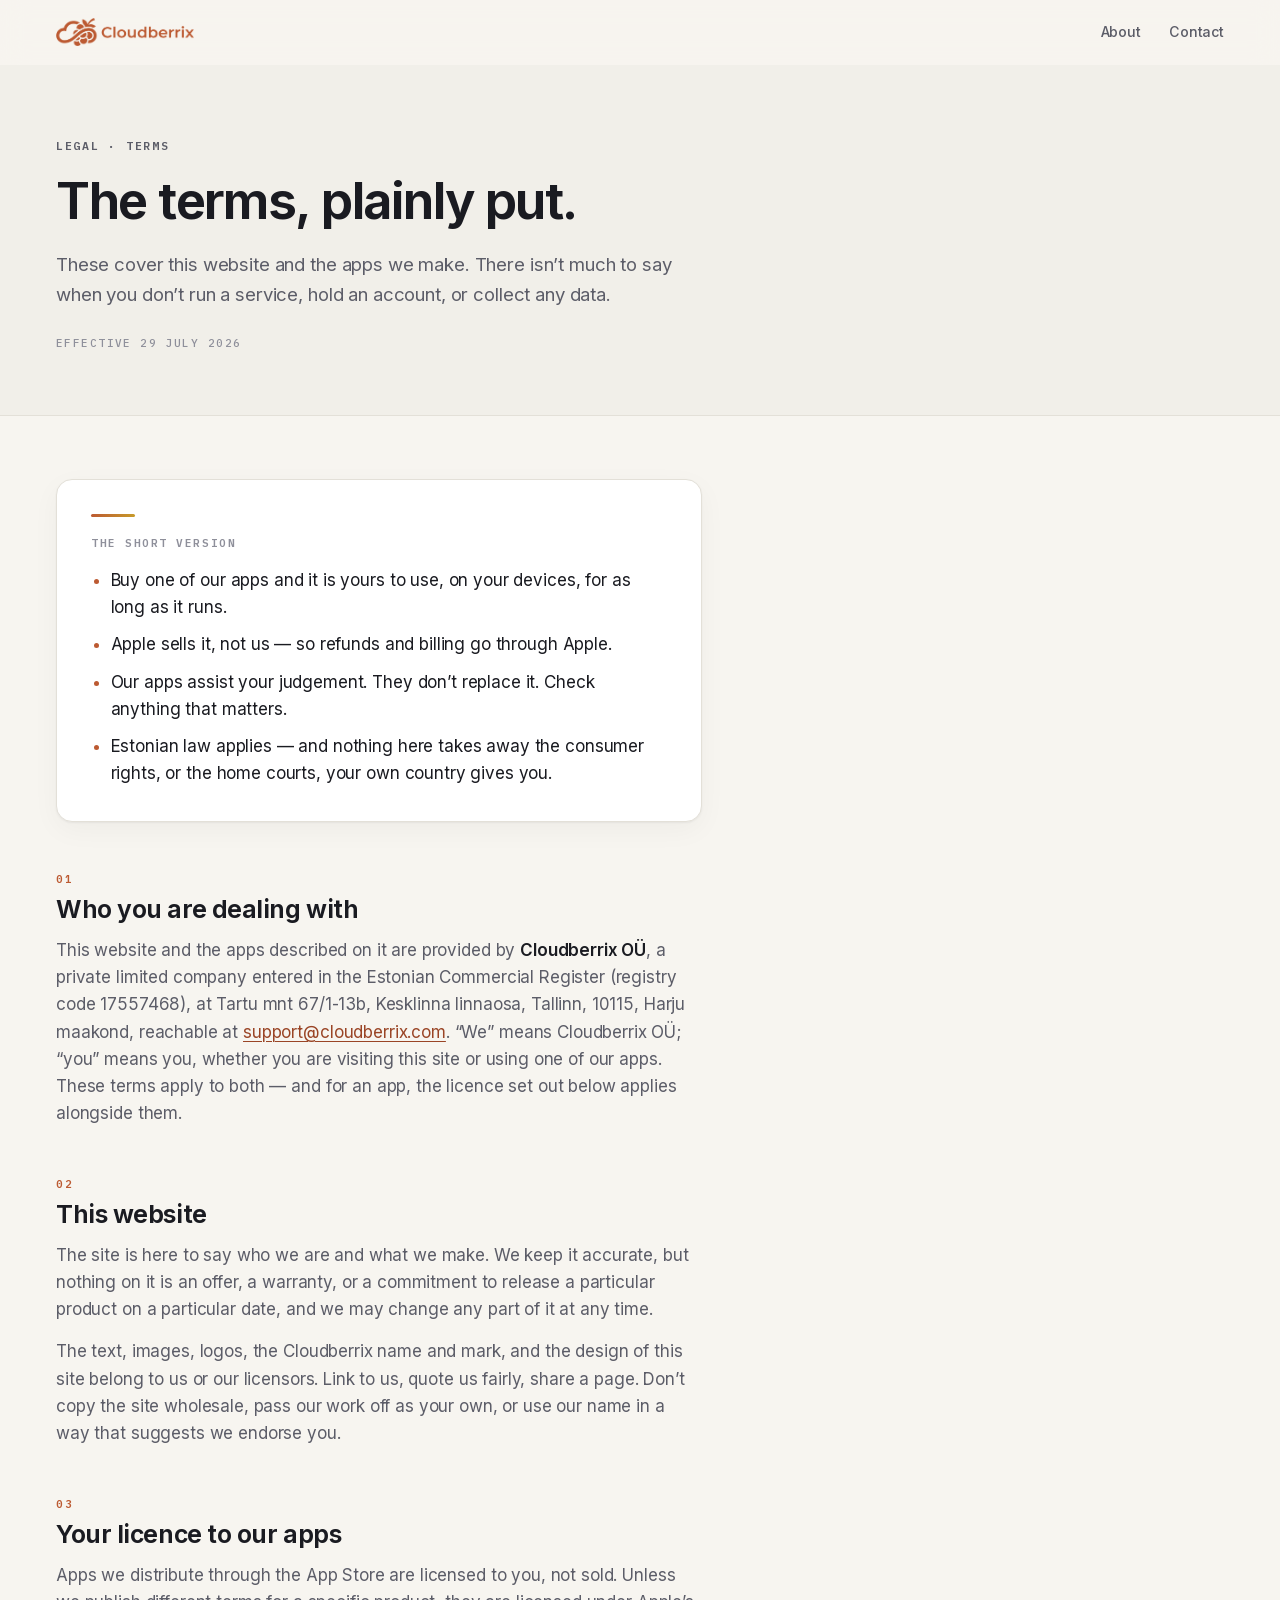
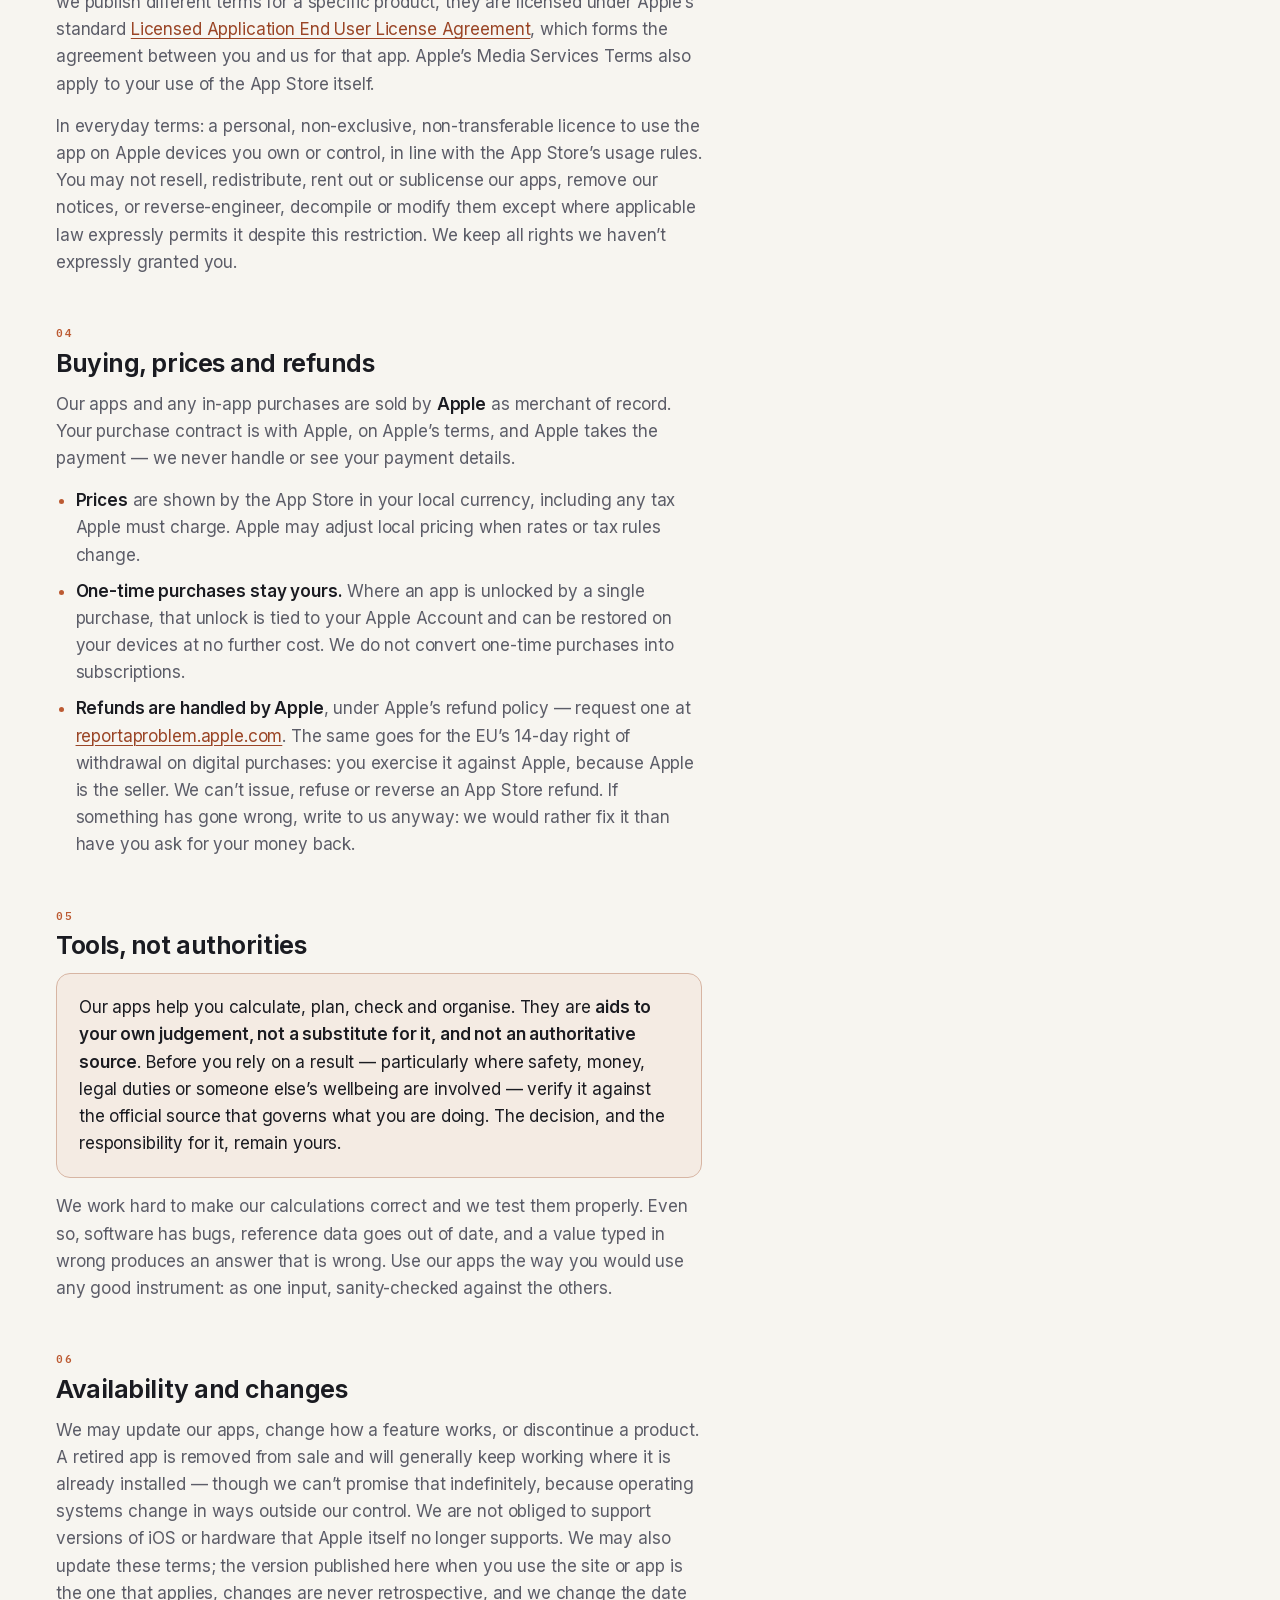
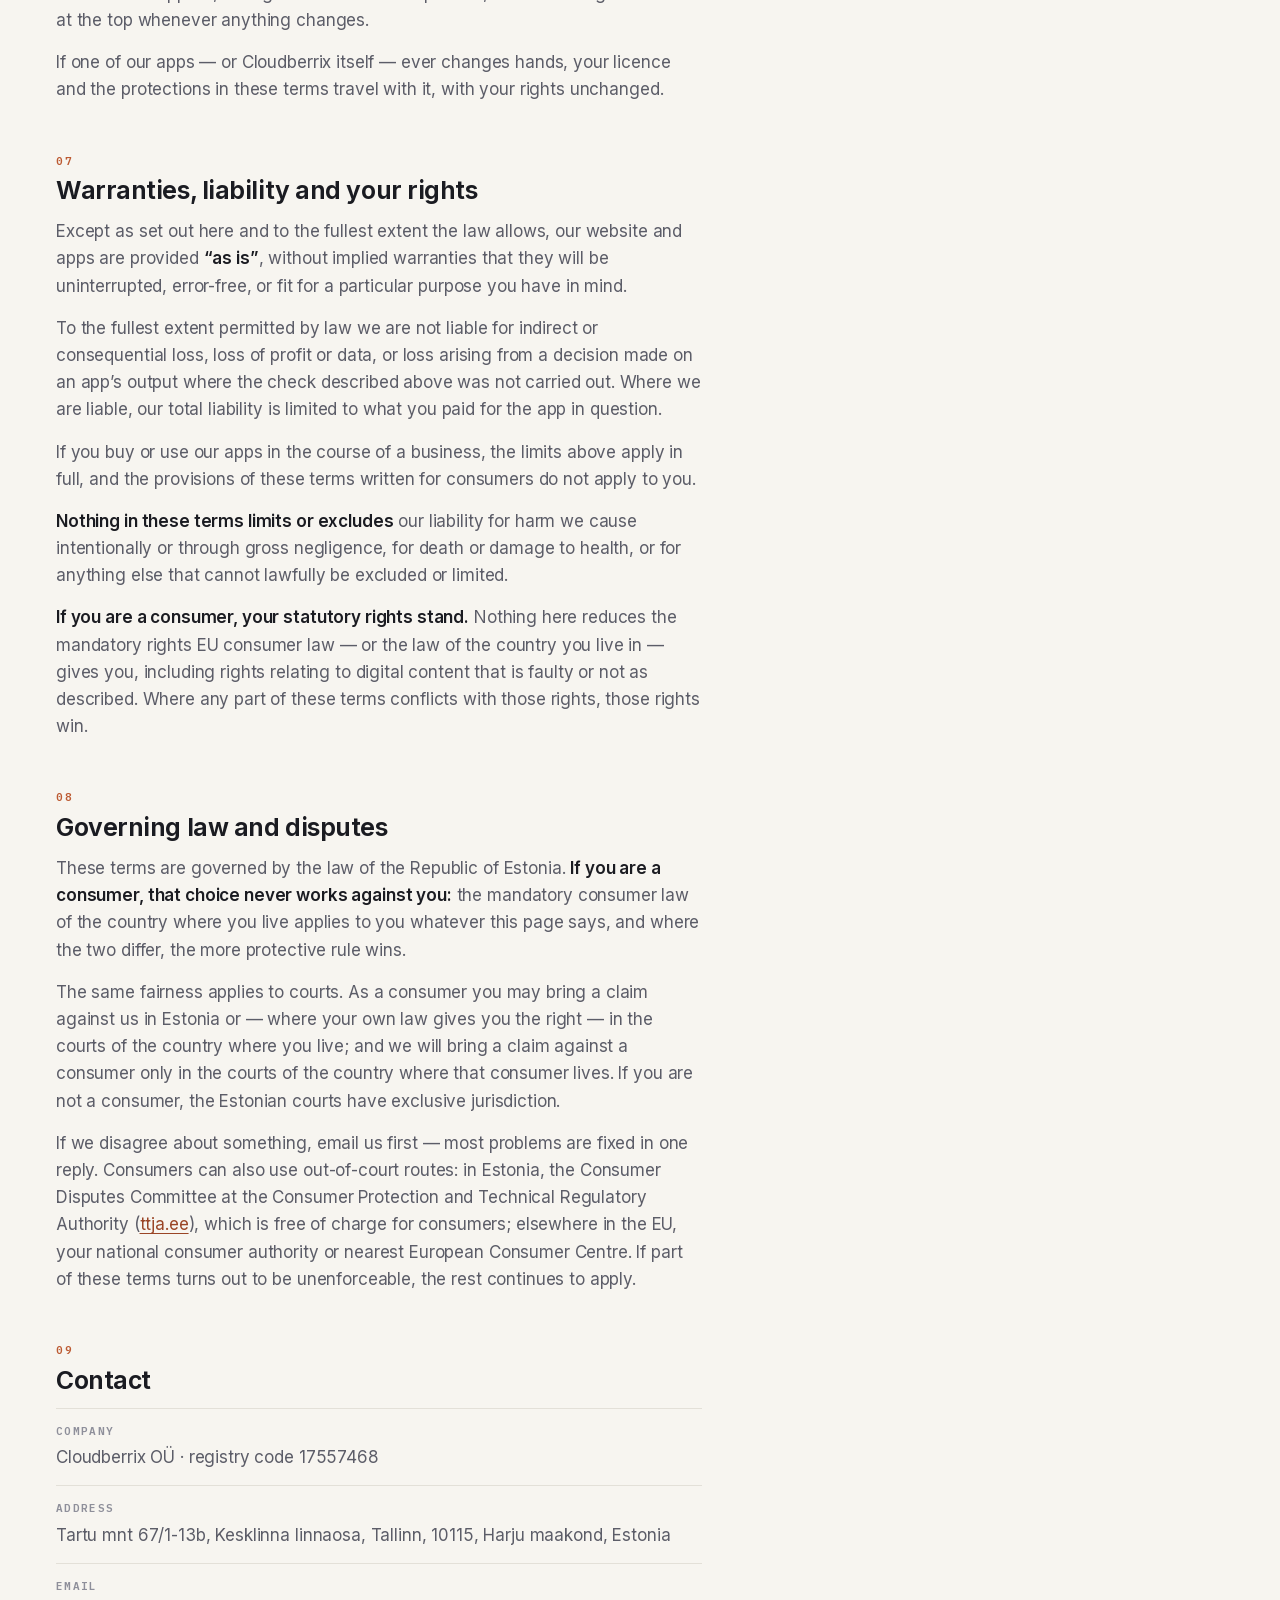
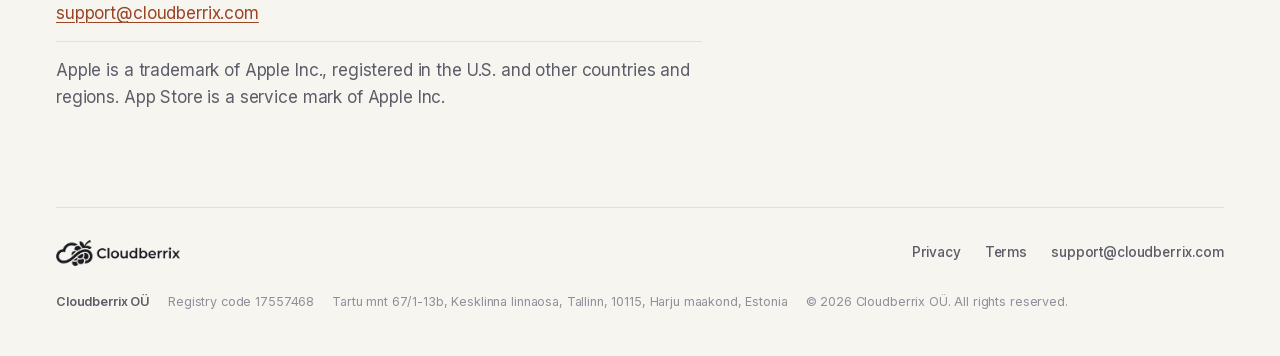
<file: terms/index.html>
<!doctype html>
<html lang="en">
<head>
<meta charset="utf-8">
<meta name="viewport" content="width=device-width, initial-scale=1">
<title>Terms — Cloudberrix</title>
<meta name="description" content="Terms for using the Cloudberrix website and the apps we make. Short, plain, and written so you can actually read them.">
<meta name="color-scheme" content="light">
<meta name="theme-color" content="#F7F5F0">
<link rel="canonical" href="https://cloudberrix.com/terms/">
<meta property="og:title" content="Terms — Cloudberrix">
<meta property="og:description" content="Terms for using the Cloudberrix website and the apps we make.">
<meta property="og:type" content="website">
<meta property="og:url" content="https://cloudberrix.com/terms/">
<meta property="og:image" content="https://cloudberrix.com/assets/og.jpg">
<meta name="twitter:card" content="summary_large_image">
<link rel="icon" type="image/png" sizes="32x32" href="/assets/favicon-32.png">
<link rel="icon" type="image/png" sizes="192x192" href="/assets/favicon-192.png">
<link rel="apple-touch-icon" href="/assets/apple-touch-icon.png">
<link rel="preload" href="/assets/fonts/inter-var-latin.woff2" as="font" type="font/woff2" crossorigin>
<link rel="preload" href="/assets/fonts/ibmplexmono-600-latin.woff2" as="font" type="font/woff2" crossorigin>
<link rel="stylesheet" href="/css/fonts.css">
<link rel="stylesheet" href="/css/site.css?v=20261025">
<script>document.documentElement.classList.add('js');</script>
</head>
<body class="plain">
<a class="skip-link" href="#main">Skip to content</a>

<header class="head">
  <div class="shell head-row">
    <a class="logo" href="/" aria-label="Cloudberrix — home">
      <img src="/assets/logo-full.png" alt="Cloudberrix" width="164" height="34">
    </a>
    <nav class="nav" aria-label="Site">
      <a href="/#about">About</a>
      <a href="/#contact">Contact</a>
    </nav>
  </div>
</header>

<main id="main">

  <section class="page-head">
    <div class="shell">
      <p class="eyebrow">Legal · Terms</p>
      <h1>The terms, plainly&nbsp;put.</h1>
      <p class="page-lede">These cover this website and the apps we make. There isn’t much
      to say when you don’t run a service, hold an account, or collect any data.</p>
      <p class="page-stamp">Effective 29 July 2026</p>
    </div>
  </section>

  <section class="legal">
    <div class="shell">
      <div class="legal-body">

        <div class="key-card">
          <p class="key-line">The short version</p>
          <ul>
            <li>Buy one of our apps and it is yours to use, on your devices, for as long as it runs.</li>
            <li>Apple sells it, not us — so refunds and billing go through Apple.</li>
            <li>Our apps assist your judgement. They don’t replace it. Check anything that matters.</li>
            <li>Estonian law applies — and nothing here takes away the consumer rights, or the home courts, your own country gives you.</li>
          </ul>
        </div>

        <h2>Who you are dealing with</h2>
        <p>This website and the apps described on it are provided by <strong>Cloudberrix OÜ</strong>,
        a private limited company entered in the Estonian Commercial Register (registry code
        17557468), at Tartu mnt 67/1-13b, Kesklinna linnaosa, Tallinn, 10115, Harju maakond,
        reachable at <a href="mailto:support@cloudberrix.com">support@cloudberrix.com</a>.
        “We” means Cloudberrix OÜ; “you” means you, whether you are visiting this site or using
        one of our apps. These terms apply to both — and for an app, the licence set out below
        applies alongside them.</p>

        <h2>This website</h2>
        <p>The site is here to say who we are and what we make. We keep it accurate, but nothing
        on it is an offer, a warranty, or a commitment to release a particular product on a
        particular date, and we may change any part of it at any time.</p>
        <p>The text, images, logos, the Cloudberrix name and mark, and the design of this site
        belong to us or our licensors. Link to us, quote us fairly, share a page. Don’t copy the
        site wholesale, pass our work off as your own, or use our name in a way that suggests we
        endorse you.</p>

        <h2>Your licence to our apps</h2>
        <p>Apps we distribute through the App Store are licensed to you, not sold. Unless we
        publish different terms for a specific product, they are licensed under Apple’s standard
        <a href="https://www.apple.com/legal/internet-services/itunes/dev/stdeula/" rel="noopener">Licensed
        Application End User License Agreement</a>, which forms the agreement between you and us
        for that app. Apple’s Media Services Terms also apply to your use of the App Store itself.</p>
        <p>In everyday terms: a personal, non-exclusive, non-transferable licence to use the app
        on Apple devices you own or control, in line with the App Store’s usage rules. You may not
        resell, redistribute, rent out or sublicense our apps, remove our notices, or
        reverse-engineer, decompile or modify them except where applicable law expressly permits
        it despite this restriction. We keep all rights we haven’t expressly granted you.</p>

        <h2>Buying, prices and refunds</h2>
        <p>Our apps and any in-app purchases are sold by <strong>Apple</strong> as merchant of
        record. Your purchase contract is with Apple, on Apple’s terms, and Apple takes the
        payment — we never handle or see your payment details.</p>
        <ul>
          <li><strong>Prices</strong> are shown by the App Store in your local currency, including
          any tax Apple must charge. Apple may adjust local pricing when rates or tax rules change.</li>
          <li><strong>One-time purchases stay yours.</strong> Where an app is unlocked by a single
          purchase, that unlock is tied to your Apple Account and can be restored on your devices at
          no further cost. We do not convert one-time purchases into subscriptions.</li>
          <li><strong>Refunds are handled by Apple</strong>, under Apple’s refund policy — request
          one at <a href="https://reportaproblem.apple.com" rel="noopener">reportaproblem.apple.com</a>.
          The same goes for the EU’s 14-day right of withdrawal on digital purchases: you exercise
          it against Apple, because Apple is the seller. We can’t issue, refuse or reverse an App
          Store refund. If something has gone wrong, write to us anyway: we would rather fix it
          than have you ask for your money back.</li>
        </ul>

        <h2>Tools, not authorities</h2>
        <div class="note-card">
          <p>Our apps help you calculate, plan, check and organise. They are <strong>aids to your
          own judgement, not a substitute for it, and not an authoritative source</strong>. Before
          you rely on a result — particularly where safety, money, legal duties or someone else’s
          wellbeing are involved — verify it against the official source that governs what you are
          doing. The decision, and the responsibility for it, remain yours.</p>
        </div>
        <p>We work hard to make our calculations correct and we test them properly. Even so,
        software has bugs, reference data goes out of date, and a value typed in wrong produces an
        answer that is wrong. Use our apps the way you would use any good instrument: as one input,
        sanity-checked against the others.</p>

        <h2>Availability and changes</h2>
        <p>We may update our apps, change how a feature works, or discontinue a product. A retired
        app is removed from sale and will generally keep working where it is already installed —
        though we can’t promise that indefinitely, because operating systems change in ways outside
        our control. We are not obliged to support versions of iOS or hardware that Apple itself no
        longer supports. We may also update these terms; the version published here when you use the
        site or app is the one that applies, changes are never retrospective, and we change the
        date at the top whenever anything changes.</p>
        <p>If one of our apps — or Cloudberrix itself — ever changes hands, your licence and the
        protections in these terms travel with it, with your rights unchanged.</p>

        <h2>Warranties, liability and your rights</h2>
        <p>Except as set out here and to the fullest extent the law allows, our website and apps are
        provided <strong>“as is”</strong>, without implied warranties that they will be
        uninterrupted, error-free, or fit for a particular purpose you have in mind.</p>
        <p>To the fullest extent permitted by law we are not liable for indirect or consequential
        loss, loss of profit or data, or loss arising from a decision made on an app’s output where
        the check described above was not carried out. Where we are liable, our total liability is
        limited to what you paid for the app in question.</p>
        <p>If you buy or use our apps in the course of a business, the limits above apply in
        full, and the provisions of these terms written for consumers do not apply to you.</p>
        <p><strong>Nothing in these terms limits or excludes</strong> our liability for harm we
        cause intentionally or through gross negligence, for death or damage to health, or for
        anything else that cannot lawfully be excluded or limited.</p>
        <p><strong>If you are a consumer, your statutory rights stand.</strong> Nothing here reduces
        the mandatory rights EU consumer law — or the law of the country you live in — gives you,
        including rights relating to digital content that is faulty or not as described. Where any
        part of these terms conflicts with those rights, those rights win.</p>

        <h2>Governing law and disputes</h2>
        <p>These terms are governed by the law of the Republic of Estonia. <strong>If you are a
        consumer, that choice never works against you:</strong> the mandatory consumer law of the
        country where you live applies to you whatever this page says, and where the two differ,
        the more protective rule wins.</p>
        <p>The same fairness applies to courts. As a consumer you may bring a claim against us in
        Estonia or — where your own law gives you the right — in the courts of the country where
        you live; and we will bring a claim against a consumer only in the courts of the country
        where that consumer lives. If you are not a consumer, the Estonian courts have exclusive
        jurisdiction.</p>
        <p>If we disagree about something, email us first — most problems are fixed in one reply.
        Consumers can also use out-of-court routes: in Estonia, the Consumer Disputes Committee at
        the Consumer Protection and Technical Regulatory Authority
        (<a href="https://ttja.ee/en" rel="noopener">ttja.ee</a>), which is free of charge for
        consumers; elsewhere in the EU, your national consumer authority or nearest European
        Consumer Centre. If part of these terms turns out to be unenforceable, the rest continues
        to apply.</p>

        <h2>Contact</h2>
        <dl>
          <dt>Company</dt>
          <dd>Cloudberrix OÜ · registry code 17557468</dd>
          <dt>Address</dt>
          <dd>Tartu mnt 67/1-13b, Kesklinna linnaosa, Tallinn, 10115, Harju maakond, Estonia</dd>
          <dt>Email</dt>
          <dd><a href="mailto:support@cloudberrix.com">support@cloudberrix.com</a></dd>
        </dl>
        <p>Apple is a trademark of Apple Inc., registered in the U.S. and other countries and
        regions. App Store is a service mark of Apple Inc.</p>

      </div>
    </div>
  </section>

</main>

<footer class="foot">
  <div class="shell">
    <div class="foot-top">
      <a href="/" aria-label="Cloudberrix — home"><img src="/assets/logo-full-ink.png" alt="Cloudberrix" width="148" height="31"></a>
      <nav class="foot-links" aria-label="Legal">
        <a href="/privacy/">Privacy</a>
        <a href="/terms/">Terms</a>
        <a href="mailto:support@cloudberrix.com">support@cloudberrix.com</a>
      </nav>
    </div>
    <p class="imprint">
      <span><b>Cloudberrix OÜ</b></span>
      <span>Registry code 17557468</span>
      <span>Tartu mnt 67/1-13b, Kesklinna linnaosa, Tallinn, 10115, Harju maakond, Estonia</span>
      <span>© <span id="year">2026</span> Cloudberrix OÜ. All rights reserved.</span>
    </p>
  </div>
</footer>

<script src="/js/site.js?v=20261025" defer></script>
</body>
</html>
</file>
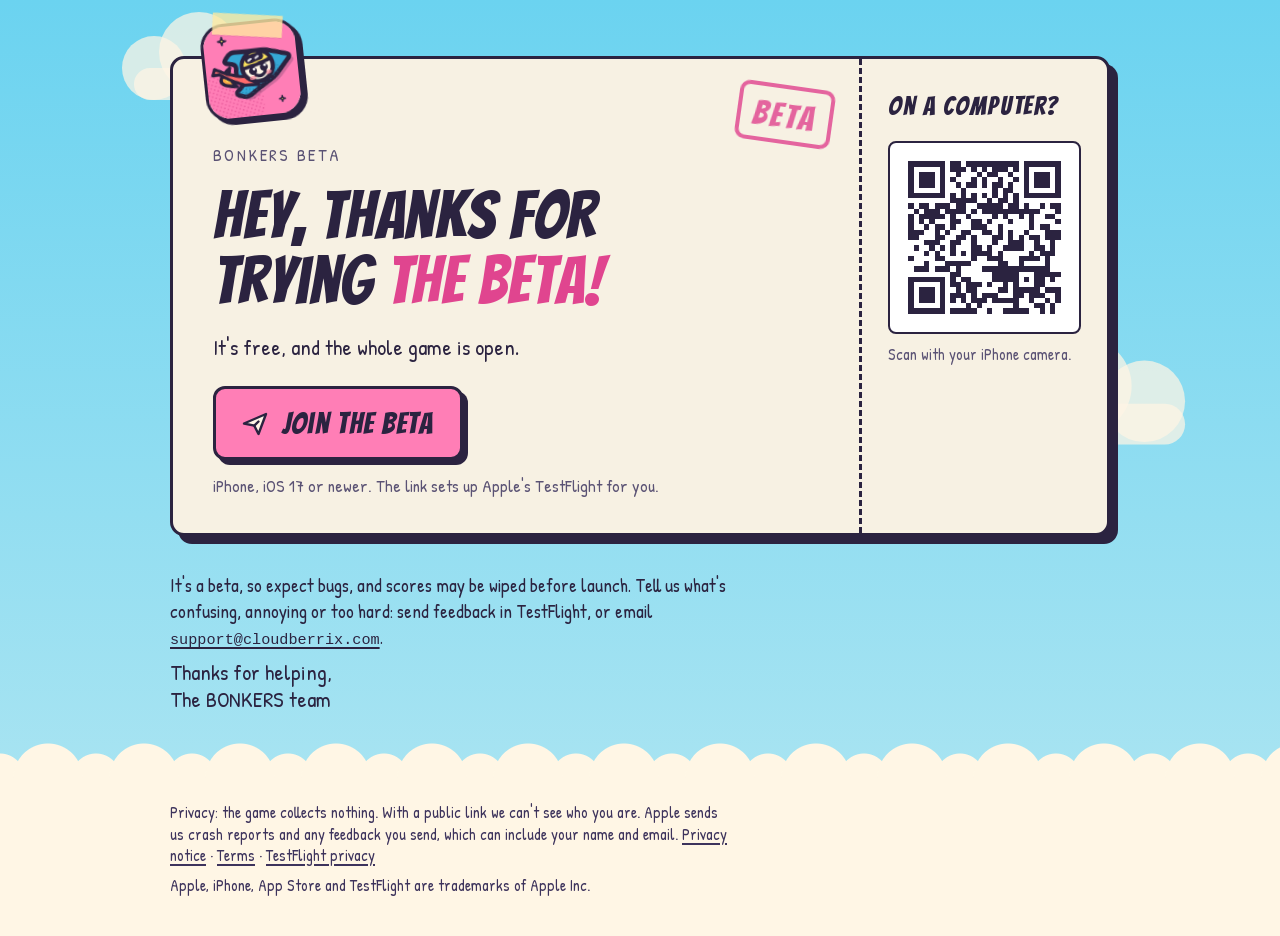
<file: bonkers/beta/index.html>
<!doctype html>
<html lang="en-GB">
<head>
<meta charset="utf-8">
<meta name="viewport" content="width=device-width, initial-scale=1">
<title>BONKERS beta</title>
<!-- Invite-only: reached from the link we send, never from the site. Kept out of search and the sitemap. -->
<meta name="robots" content="noindex, nofollow">
<meta name="description" content="Join the BONKERS beta on your iPhone through Apple's TestFlight. It's free, and the whole game is open.">
<meta name="color-scheme" content="light dark">
<meta name="theme-color" content="#6bd3f0" media="(prefers-color-scheme: light)">
<meta name="theme-color" content="#191329" media="(prefers-color-scheme: dark)">
<meta property="og:title" content="BONKERS beta">
<meta property="og:description" content="Join on your iPhone through Apple's TestFlight. It's free, and the whole game is open.">
<meta property="og:type" content="website">
<meta property="og:image" content="https://cloudberrix.com/bonkers/beta/icon-512.png">
<meta name="twitter:card" content="summary">
<link rel="icon" type="image/png" sizes="32x32" href="favicon-32.png">
<link rel="icon" type="image/png" sizes="64x64" href="favicon-64.png">
<link rel="apple-touch-icon" href="apple-touch-icon.png">
<link rel="preload" href="bangers.woff2" as="font" type="font/woff2" crossorigin>
<link rel="preload" href="patrick-hand.woff2" as="font" type="font/woff2" crossorigin>
<style>
/* A page of its own: no site.css, no site.js, nothing from another server.
   The game's two faces, its sky and its paper; one taped pass carries the join button. */
@font-face {
  font-family: 'Bangers';
  font-style: normal;
  font-weight: 400;
  font-display: swap;
  src: url('bangers.woff2') format('woff2');
}
/* the game's footed 1 and crossed 7 */
@font-face {
  font-family: 'Bangers';
  font-style: normal;
  font-weight: 400;
  font-display: swap;
  src: url('bangers-digits.woff2') format('woff2');
  unicode-range: U+0030-0039;
}
@font-face {
  font-family: 'Patrick Hand';
  font-style: normal;
  font-weight: 400;
  font-display: swap;
  src: url('patrick-hand.woff2') format('woff2');
}

:root {
  --sky-top: #6bd3f0;
  --sky-bottom: #b4e7f2;
  --cloud: #fff6e5;
  --cloud-soft: rgba(255, 246, 229, .72);
  --star: transparent;
  --text: #2b2340;
  --text-soft: #3d335c;
  --paper: #f7f1e3;
  --paper-ink: #2b2340;
  --paper-soft: #5a5274;
  --outline: #2b2340;
  --shadow: #2b2340;
  --pink: #ff7eb6;
  --stamp: #e0458f;
  --gold: #ffc94a;
  --tape: rgba(255, 233, 160, .78);
  --focus: #2b2340;
  --font-display: 'Bangers', 'Impact', 'Arial Black', sans-serif;
  --font-body: 'Patrick Hand', 'Chalkboard SE', 'Comic Sans MS', cursive;
  color-scheme: light;
}
/* night: the same sky after dark; the pass stays paper */
@media (prefers-color-scheme: dark) {
  :root {
    --sky-top: #191329; --sky-bottom: #332a4d; --cloud: #443a63; --cloud-soft: rgba(68, 58, 99, .55);
    --star: #fff6e5; --text: #fff6e5; --text-soft: #d8d1ea; --outline: #120e1f; --shadow: #0c0915;
    --focus: #ffc94a; color-scheme: dark;
  }
}

html { background: var(--sky-top); -webkit-text-size-adjust: 100%; }
body {
  margin: 0;
  background-color: var(--sky-bottom);
  background-image:
    radial-gradient(1.6px 1.6px at 9% 7%, var(--star) 99%, transparent),
    radial-gradient(1.2px 1.2px at 23% 21%, var(--star) 99%, transparent),
    radial-gradient(1.8px 1.8px at 71% 5%, var(--star) 99%, transparent),
    radial-gradient(1.2px 1.2px at 88% 16%, var(--star) 99%, transparent),
    radial-gradient(1.4px 1.4px at 54% 12%, var(--star) 99%, transparent),
    linear-gradient(var(--sky-top), var(--sky-bottom));
  background-repeat: no-repeat;
  color: var(--text);
  font-family: var(--font-body);
  font-size: 20px;
  line-height: 1.38;
}
[hidden] { display: none !important; }
img { max-width: 100%; }

.page { overflow: hidden; }
.sky {
  position: relative;
  max-width: 940px;
  margin: 0 auto;
  padding-block: 56px 0;
  padding-left: max(16px, env(safe-area-inset-left, 0px));
  padding-right: max(16px, env(safe-area-inset-right, 0px));
  display: grid;
  gap: 36px;
}
.cloud { position: absolute; fill: var(--cloud-soft); pointer-events: none; }
.cloud.a { width: 220px; top: 10px; left: -60px; }
.cloud.b { width: 280px; top: 330px; right: -110px; }

/* ---------- the pass ---------- */
.pass {
  position: relative;
  display: grid;
  grid-template-columns: minmax(0, 1fr) 248px;
  background: var(--paper);
  color: var(--paper-ink);
  border: 3px solid var(--outline);
  border-radius: 14px;
  box-shadow: 8px 8px 0 var(--shadow);
  animation: land .7s cubic-bezier(.2, 1.4, .4, 1) both;
}
@keyframes land { from { transform: translateY(-18px) rotate(-1.5deg); } to { transform: none; } }

.pass-main {
  position: relative;
  min-width: 0;
  padding: 44px 40px 36px;
  display: grid;
  gap: 18px;
  justify-items: start;
}
.sticker {
  position: absolute;
  top: -38px;
  left: 30px;
  width: 92px;
  height: 92px;
  border: 3px solid var(--outline);
  border-radius: 24px;
  box-shadow: 4px 4px 0 var(--shadow);
  transform: rotate(-6deg);
  background: var(--paper);
}
.sticker::after {
  content: "";
  position: absolute;
  top: -10px; left: 50%;
  width: 70px; height: 22px;
  margin-left: -35px;
  background: var(--tape);
  transform: rotate(9deg);
  box-shadow: 0 1px 0 rgba(43, 35, 64, .08);
}
.sticker img { width: 100%; height: 100%; border-radius: 21px; display: block; }

.eyebrow {
  margin: 40px 0 0;
  font-size: 17px;
  letter-spacing: .14em;
  text-transform: uppercase;
  color: var(--paper-soft);
}
h1 {
  margin: 0;
  font-family: var(--font-display);
  font-weight: 400;
  font-size: clamp(42px, 7.4vw, 66px);
  line-height: .98;
  letter-spacing: .01em;
  text-wrap: balance;
  max-width: 13ch;
}
h1 em { font-style: normal; color: var(--stamp); }
.lead { margin: 0; max-width: 36ch; font-size: 22px; }

.join {
  margin-top: 6px;
  display: inline-flex;
  align-items: center;
  gap: 14px;
  padding: 14px 26px 12px;
  background: var(--pink);
  color: var(--paper-ink);
  border: 3px solid var(--outline);
  border-radius: 12px;
  box-shadow: 5px 5px 0 var(--outline);
  font-family: var(--font-display);
  font-size: 30px;
  letter-spacing: .04em;
  text-decoration: none;
  transition: transform .12s ease, box-shadow .12s ease;
}
.join:hover { transform: translate(-2px, -2px); box-shadow: 7px 7px 0 var(--outline); }
.join:active { transform: translate(4px, 4px); box-shadow: 1px 1px 0 var(--outline); }
.join svg { width: 26px; height: 26px; flex: none; }


.stamp {
  position: absolute;
  top: 26px;
  right: 26px;
  padding: 4px 12px 0;
  border: 4px solid var(--stamp);
  border-radius: 10px;
  color: var(--stamp);
  font-family: var(--font-display);
  font-size: 34px;
  letter-spacing: .08em;
  transform: rotate(8deg);
  opacity: .82;
  animation: thunk .45s .55s cubic-bezier(.3, 1.6, .5, 1) both;
}
@keyframes thunk { from { transform: rotate(8deg) scale(1.5); } to { transform: rotate(8deg) scale(1); } }

/* the stub: only for someone reading this on a computer */
.stub {
  min-width: 0;
  padding: 30px 26px 28px;
  border-left: 3px dashed var(--outline);
  display: grid;
  align-content: start;
  gap: 16px;
}
.stub-title {
  margin: 0;
  font-family: var(--font-display);
  font-size: 26px;
  letter-spacing: .06em;
}
.qr {
  width: 100%;
  aspect-ratio: 1;
  max-width: 100%;
  background: #fff;
  border: 2px solid var(--outline);
  border-radius: 8px;
  padding: 8px;
  box-sizing: border-box;
  color: #2b2340;
}
.qr svg { width: 100%; height: 100%; display: block; }
.qr-note { margin: -6px 0 0; font-size: 16px; line-height: 1.25; color: var(--paper-soft); }
.stub-small {
  margin: 0;
  font-size: 16px;
  color: var(--paper-soft);
  border-top: 2px solid rgba(43, 35, 64, .14);
  padding-top: 12px;
}

/* ---------- the short note ---------- */
.fine { margin: -4px 0 0; font-size: 17px; color: var(--paper-soft); }
.note { position: relative; max-width: 620px; display: grid; gap: 8px; font-size: 19px; }
.note p { margin: 0; }
.signoff { font-size: 22px; line-height: 1.2; }
a { color: inherit; text-decoration-thickness: 2px; text-underline-offset: 3px; }
.mail { font-family: ui-monospace, 'SF Mono', Menlo, monospace; font-size: .8em; overflow-wrap: anywhere; }

/* ---------- cloud floor ---------- */
.floor {
  position: relative;
  margin-top: 64px;
  background: var(--cloud);
  color: var(--text);
}
.floor::before {
  content: "";
  position: absolute;
  left: 0; right: 0; top: -38px;
  height: 40px;
  background:
    radial-gradient(circle at 50% 100%, var(--cloud) 34px, transparent 35px) 0 0 / 96px 40px repeat-x,
    radial-gradient(circle at 50% 100%, var(--cloud) 24px, transparent 25px) 48px 14px / 96px 26px repeat-x;
}
.floor-inner {
  max-width: 940px;
  margin: 0 auto;
  padding-block: 26px max(40px, env(safe-area-inset-bottom, 0px));
  padding-left: max(16px, env(safe-area-inset-left, 0px));
  padding-right: max(16px, env(safe-area-inset-right, 0px));
  font-size: 16px;
  line-height: 1.35;
}
.floor-inner { display: grid; gap: 8px; }
.floor-inner p { margin: 0; max-width: 70ch; color: var(--text-soft); }

:focus-visible { outline: 3px solid var(--focus); outline-offset: 3px; border-radius: 6px; }

@media (max-width: 720px) {
  body { font-size: 19px; }
  .sky { padding-block: 48px 0; gap: 44px; }
  .pass { grid-template-columns: minmax(0, 1fr); box-shadow: 6px 6px 0 var(--shadow); }
  .pass-main { padding: 36px 22px 26px; gap: 16px; }
  .sticker { width: 76px; height: 76px; top: -32px; left: 20px; border-radius: 20px; }
  .sticker img { border-radius: 17px; }
  .eyebrow { margin-top: 30px; font-size: 15px; }
  .lead { font-size: 20px; }
  .fine { font-size: 16px; }
  .join { font-size: 26px; padding: 12px 20px 10px; }
  .stamp { top: 18px; right: 16px; font-size: 26px; border-width: 3px; padding: 3px 9px 0; }
  .stub { display: none; }
  .cloud.b { top: 460px; }
}
@media (prefers-reduced-motion: reduce) {
  .pass, .stamp { animation: none; }
  .join { transition: none; }
}
</style>
</head>
<body>
<div class="page">
<div class="sky">
  <svg class="cloud a" viewBox="0 0 220 90" aria-hidden="true"><circle cx="60" cy="58" r="32"/><circle cx="105" cy="42" r="40"/><circle cx="152" cy="58" r="30"/><rect x="40" y="58" width="135" height="32" rx="16"/></svg>
  <svg class="cloud b" viewBox="0 0 220 90" aria-hidden="true"><circle cx="58" cy="60" r="28"/><circle cx="100" cy="44" r="38"/><circle cx="148" cy="56" r="32"/><rect x="34" y="58" width="146" height="32" rx="16"/></svg>

  <article class="pass" aria-labelledby="title">
    <div class="pass-main">
      <div class="sticker"><img alt="BONKERS app icon" src="icon-256.png" width="92" height="92"></div>
      <div class="stamp" aria-hidden="true">BETA</div>
      <p class="eyebrow">BONKERS beta</p>
      <h1 id="title">Hey, thanks for trying <em>the beta!</em></h1>
      <p class="lead">It's free, and the whole game is open.</p>
      <a class="join" id="join" href="https://testflight.apple.com/join/JKXCTbqd" rel="noopener">
        <svg viewBox="0 0 26 26" aria-hidden="true"><path d="M2 12.5 24 3l-7.5 20-4.2-8.3z" fill="#fff6e5" stroke="#2b2340" stroke-width="2.4" stroke-linejoin="round"/><path d="m12.3 14.7 4.2-4.2" stroke="#2b2340" stroke-width="2.4" stroke-linecap="round"/></svg>
        Join the beta
      </a>
      <p class="fine">iPhone, iOS 17 or newer. The link sets up Apple's TestFlight for you.</p>
    </div>

    <aside class="stub" aria-label="Scan to join">
      <p class="stub-title">On a computer?</p>
      <div class="qr" role="img" aria-label="QR code that opens the TestFlight link"><svg viewBox="-2 -2 33 33" shape-rendering="crispEdges" aria-hidden="true"><path fill="currentColor" d="M0 0h1v1h-1zM1 0h1v1h-1zM2 0h1v1h-1zM3 0h1v1h-1zM4 0h1v1h-1zM5 0h1v1h-1zM6 0h1v1h-1zM8 0h1v1h-1zM9 0h1v1h-1zM11 0h1v1h-1zM12 0h1v1h-1zM13 0h1v1h-1zM14 0h1v1h-1zM15 0h1v1h-1zM16 0h1v1h-1zM17 0h1v1h-1zM18 0h1v1h-1zM19 0h1v1h-1zM20 0h1v1h-1zM22 0h1v1h-1zM23 0h1v1h-1zM24 0h1v1h-1zM25 0h1v1h-1zM26 0h1v1h-1zM27 0h1v1h-1zM28 0h1v1h-1zM0 1h1v1h-1zM6 1h1v1h-1zM8 1h1v1h-1zM9 1h1v1h-1zM10 1h1v1h-1zM12 1h1v1h-1zM14 1h1v1h-1zM16 1h1v1h-1zM17 1h1v1h-1zM18 1h1v1h-1zM20 1h1v1h-1zM22 1h1v1h-1zM28 1h1v1h-1zM0 2h1v1h-1zM2 2h1v1h-1zM3 2h1v1h-1zM4 2h1v1h-1zM6 2h1v1h-1zM9 2h1v1h-1zM13 2h1v1h-1zM15 2h1v1h-1zM16 2h1v1h-1zM19 2h1v1h-1zM22 2h1v1h-1zM24 2h1v1h-1zM25 2h1v1h-1zM26 2h1v1h-1zM28 2h1v1h-1zM0 3h1v1h-1zM2 3h1v1h-1zM3 3h1v1h-1zM4 3h1v1h-1zM6 3h1v1h-1zM8 3h1v1h-1zM12 3h1v1h-1zM14 3h1v1h-1zM17 3h1v1h-1zM20 3h1v1h-1zM22 3h1v1h-1zM24 3h1v1h-1zM25 3h1v1h-1zM26 3h1v1h-1zM28 3h1v1h-1zM0 4h1v1h-1zM2 4h1v1h-1zM3 4h1v1h-1zM4 4h1v1h-1zM6 4h1v1h-1zM9 4h1v1h-1zM11 4h1v1h-1zM12 4h1v1h-1zM14 4h1v1h-1zM16 4h1v1h-1zM17 4h1v1h-1zM19 4h1v1h-1zM22 4h1v1h-1zM24 4h1v1h-1zM25 4h1v1h-1zM26 4h1v1h-1zM28 4h1v1h-1zM0 5h1v1h-1zM6 5h1v1h-1zM10 5h1v1h-1zM16 5h1v1h-1zM18 5h1v1h-1zM19 5h1v1h-1zM22 5h1v1h-1zM28 5h1v1h-1zM0 6h1v1h-1zM1 6h1v1h-1zM2 6h1v1h-1zM3 6h1v1h-1zM4 6h1v1h-1zM5 6h1v1h-1zM6 6h1v1h-1zM8 6h1v1h-1zM10 6h1v1h-1zM12 6h1v1h-1zM14 6h1v1h-1zM16 6h1v1h-1zM18 6h1v1h-1zM20 6h1v1h-1zM22 6h1v1h-1zM23 6h1v1h-1zM24 6h1v1h-1zM25 6h1v1h-1zM26 6h1v1h-1zM27 6h1v1h-1zM28 6h1v1h-1zM8 7h1v1h-1zM9 7h1v1h-1zM10 7h1v1h-1zM11 7h1v1h-1zM12 7h1v1h-1zM15 7h1v1h-1zM17 7h1v1h-1zM18 7h1v1h-1zM20 7h1v1h-1zM0 8h1v1h-1zM2 8h1v1h-1zM3 8h1v1h-1zM5 8h1v1h-1zM6 8h1v1h-1zM7 8h1v1h-1zM9 8h1v1h-1zM10 8h1v1h-1zM13 8h1v1h-1zM14 8h1v1h-1zM15 8h1v1h-1zM16 8h1v1h-1zM17 8h1v1h-1zM19 8h1v1h-1zM20 8h1v1h-1zM22 8h1v1h-1zM25 8h1v1h-1zM27 8h1v1h-1zM28 8h1v1h-1zM1 9h1v1h-1zM3 9h1v1h-1zM4 9h1v1h-1zM5 9h1v1h-1zM7 9h1v1h-1zM8 9h1v1h-1zM9 9h1v1h-1zM10 9h1v1h-1zM12 9h1v1h-1zM14 9h1v1h-1zM15 9h1v1h-1zM16 9h1v1h-1zM17 9h1v1h-1zM18 9h1v1h-1zM19 9h1v1h-1zM20 9h1v1h-1zM21 9h1v1h-1zM22 9h1v1h-1zM23 9h1v1h-1zM24 9h1v1h-1zM28 9h1v1h-1zM0 10h1v1h-1zM2 10h1v1h-1zM3 10h1v1h-1zM4 10h1v1h-1zM5 10h1v1h-1zM6 10h1v1h-1zM8 10h1v1h-1zM11 10h1v1h-1zM16 10h1v1h-1zM18 10h1v1h-1zM21 10h1v1h-1zM23 10h1v1h-1zM26 10h1v1h-1zM27 10h1v1h-1zM0 11h1v1h-1zM2 11h1v1h-1zM4 11h1v1h-1zM8 11h1v1h-1zM9 11h1v1h-1zM12 11h1v1h-1zM13 11h1v1h-1zM15 11h1v1h-1zM19 11h1v1h-1zM23 11h1v1h-1zM28 11h1v1h-1zM0 12h1v1h-1zM3 12h1v1h-1zM5 12h1v1h-1zM6 12h1v1h-1zM8 12h1v1h-1zM12 12h1v1h-1zM13 12h1v1h-1zM14 12h1v1h-1zM17 12h1v1h-1zM23 12h1v1h-1zM25 12h1v1h-1zM26 12h1v1h-1zM0 13h1v1h-1zM1 13h1v1h-1zM2 13h1v1h-1zM5 13h1v1h-1zM7 13h1v1h-1zM10 13h1v1h-1zM11 13h1v1h-1zM14 13h1v1h-1zM15 13h1v1h-1zM17 13h1v1h-1zM19 13h1v1h-1zM22 13h1v1h-1zM26 13h1v1h-1zM27 13h1v1h-1zM28 13h1v1h-1zM0 14h1v1h-1zM1 14h1v1h-1zM5 14h1v1h-1zM6 14h1v1h-1zM9 14h1v1h-1zM10 14h1v1h-1zM12 14h1v1h-1zM16 14h1v1h-1zM17 14h1v1h-1zM19 14h1v1h-1zM21 14h1v1h-1zM23 14h1v1h-1zM24 14h1v1h-1zM26 14h1v1h-1zM27 14h1v1h-1zM28 14h1v1h-1zM3 15h1v1h-1zM4 15h1v1h-1zM5 15h1v1h-1zM8 15h1v1h-1zM9 15h1v1h-1zM12 15h1v1h-1zM16 15h1v1h-1zM19 15h1v1h-1zM20 15h1v1h-1zM21 15h1v1h-1zM24 15h1v1h-1zM27 15h1v1h-1zM1 16h1v1h-1zM4 16h1v1h-1zM6 16h1v1h-1zM8 16h1v1h-1zM12 16h1v1h-1zM13 16h1v1h-1zM15 16h1v1h-1zM18 16h1v1h-1zM19 16h1v1h-1zM20 16h1v1h-1zM21 16h1v1h-1zM24 16h1v1h-1zM25 16h1v1h-1zM27 16h1v1h-1zM3 17h1v1h-1zM5 17h1v1h-1zM8 17h1v1h-1zM10 17h1v1h-1zM12 17h1v1h-1zM13 17h1v1h-1zM14 17h1v1h-1zM15 17h1v1h-1zM17 17h1v1h-1zM23 17h1v1h-1zM25 17h1v1h-1zM26 17h1v1h-1zM27 17h1v1h-1zM0 18h1v1h-1zM5 18h1v1h-1zM6 18h1v1h-1zM12 18h1v1h-1zM15 18h1v1h-1zM16 18h1v1h-1zM17 18h1v1h-1zM21 18h1v1h-1zM22 18h1v1h-1zM23 18h1v1h-1zM24 18h1v1h-1zM26 18h1v1h-1zM3 19h1v1h-1zM7 19h1v1h-1zM8 19h1v1h-1zM9 19h1v1h-1zM10 19h1v1h-1zM11 19h1v1h-1zM17 19h1v1h-1zM18 19h1v1h-1zM21 19h1v1h-1zM26 19h1v1h-1zM1 20h1v1h-1zM2 20h1v1h-1zM3 20h1v1h-1zM5 20h1v1h-1zM6 20h1v1h-1zM7 20h1v1h-1zM9 20h1v1h-1zM14 20h1v1h-1zM15 20h1v1h-1zM16 20h1v1h-1zM17 20h1v1h-1zM18 20h1v1h-1zM19 20h1v1h-1zM20 20h1v1h-1zM21 20h1v1h-1zM22 20h1v1h-1zM23 20h1v1h-1zM24 20h1v1h-1zM25 20h1v1h-1zM26 20h1v1h-1zM8 21h1v1h-1zM9 21h1v1h-1zM16 21h1v1h-1zM17 21h1v1h-1zM18 21h1v1h-1zM19 21h1v1h-1zM20 21h1v1h-1zM24 21h1v1h-1zM25 21h1v1h-1zM26 21h1v1h-1zM27 21h1v1h-1zM28 21h1v1h-1zM0 22h1v1h-1zM1 22h1v1h-1zM2 22h1v1h-1zM3 22h1v1h-1zM4 22h1v1h-1zM5 22h1v1h-1zM6 22h1v1h-1zM8 22h1v1h-1zM10 22h1v1h-1zM11 22h1v1h-1zM16 22h1v1h-1zM17 22h1v1h-1zM18 22h1v1h-1zM19 22h1v1h-1zM20 22h1v1h-1zM22 22h1v1h-1zM24 22h1v1h-1zM25 22h1v1h-1zM27 22h1v1h-1zM0 23h1v1h-1zM6 23h1v1h-1zM8 23h1v1h-1zM9 23h1v1h-1zM11 23h1v1h-1zM12 23h1v1h-1zM13 23h1v1h-1zM15 23h1v1h-1zM18 23h1v1h-1zM20 23h1v1h-1zM24 23h1v1h-1zM25 23h1v1h-1zM0 24h1v1h-1zM2 24h1v1h-1zM3 24h1v1h-1zM4 24h1v1h-1zM6 24h1v1h-1zM9 24h1v1h-1zM11 24h1v1h-1zM12 24h1v1h-1zM17 24h1v1h-1zM18 24h1v1h-1zM20 24h1v1h-1zM21 24h1v1h-1zM22 24h1v1h-1zM23 24h1v1h-1zM24 24h1v1h-1zM26 24h1v1h-1zM27 24h1v1h-1zM28 24h1v1h-1zM0 25h1v1h-1zM2 25h1v1h-1zM3 25h1v1h-1zM4 25h1v1h-1zM6 25h1v1h-1zM8 25h1v1h-1zM9 25h1v1h-1zM10 25h1v1h-1zM12 25h1v1h-1zM14 25h1v1h-1zM15 25h1v1h-1zM16 25h1v1h-1zM20 25h1v1h-1zM21 25h1v1h-1zM23 25h1v1h-1zM24 25h1v1h-1zM25 25h1v1h-1zM28 25h1v1h-1zM0 26h1v1h-1zM2 26h1v1h-1zM3 26h1v1h-1zM4 26h1v1h-1zM6 26h1v1h-1zM8 26h1v1h-1zM10 26h1v1h-1zM12 26h1v1h-1zM13 26h1v1h-1zM14 26h1v1h-1zM16 26h1v1h-1zM17 26h1v1h-1zM18 26h1v1h-1zM19 26h1v1h-1zM20 26h1v1h-1zM23 26h1v1h-1zM26 26h1v1h-1zM28 26h1v1h-1zM0 27h1v1h-1zM6 27h1v1h-1zM11 27h1v1h-1zM13 27h1v1h-1zM20 27h1v1h-1zM24 27h1v1h-1zM25 27h1v1h-1zM27 27h1v1h-1zM0 28h1v1h-1zM1 28h1v1h-1zM2 28h1v1h-1zM3 28h1v1h-1zM4 28h1v1h-1zM5 28h1v1h-1zM6 28h1v1h-1zM8 28h1v1h-1zM9 28h1v1h-1zM10 28h1v1h-1zM11 28h1v1h-1zM12 28h1v1h-1zM15 28h1v1h-1zM18 28h1v1h-1zM19 28h1v1h-1zM20 28h1v1h-1zM21 28h1v1h-1zM22 28h1v1h-1zM25 28h1v1h-1zM27 28h1v1h-1z"/></svg></div>
      <p class="qr-note">Scan with your iPhone camera.</p>
    </aside>
  </article>

  <main class="note">
    <p>It's a beta, so expect bugs, and scores may be wiped before launch. Tell us what's confusing, annoying or too hard: send feedback in TestFlight, or email <a class="mail" href="mailto:support@cloudberrix.com">support@cloudberrix.com</a>.</p>
    <p class="signoff">Thanks for helping,<br>The BONKERS team</p>
  </main>
</div>

<footer class="floor">
  <div class="floor-inner">
    <p>Privacy: the game collects nothing. With a public link we can't see who you are. Apple sends us crash reports and any feedback you send, which can include your name and email. <a href="/bonkers/privacy/">Privacy notice</a> · <a href="/bonkers/terms/">Terms</a> · <a href="https://www.apple.com/legal/privacy/data/en/test-flight/" rel="noopener">TestFlight privacy</a></p>
    <p>Apple, iPhone, App Store and TestFlight are trademarks of Apple Inc.</p>
  </div>
</footer>
</div>

</body>
</html>
</file>
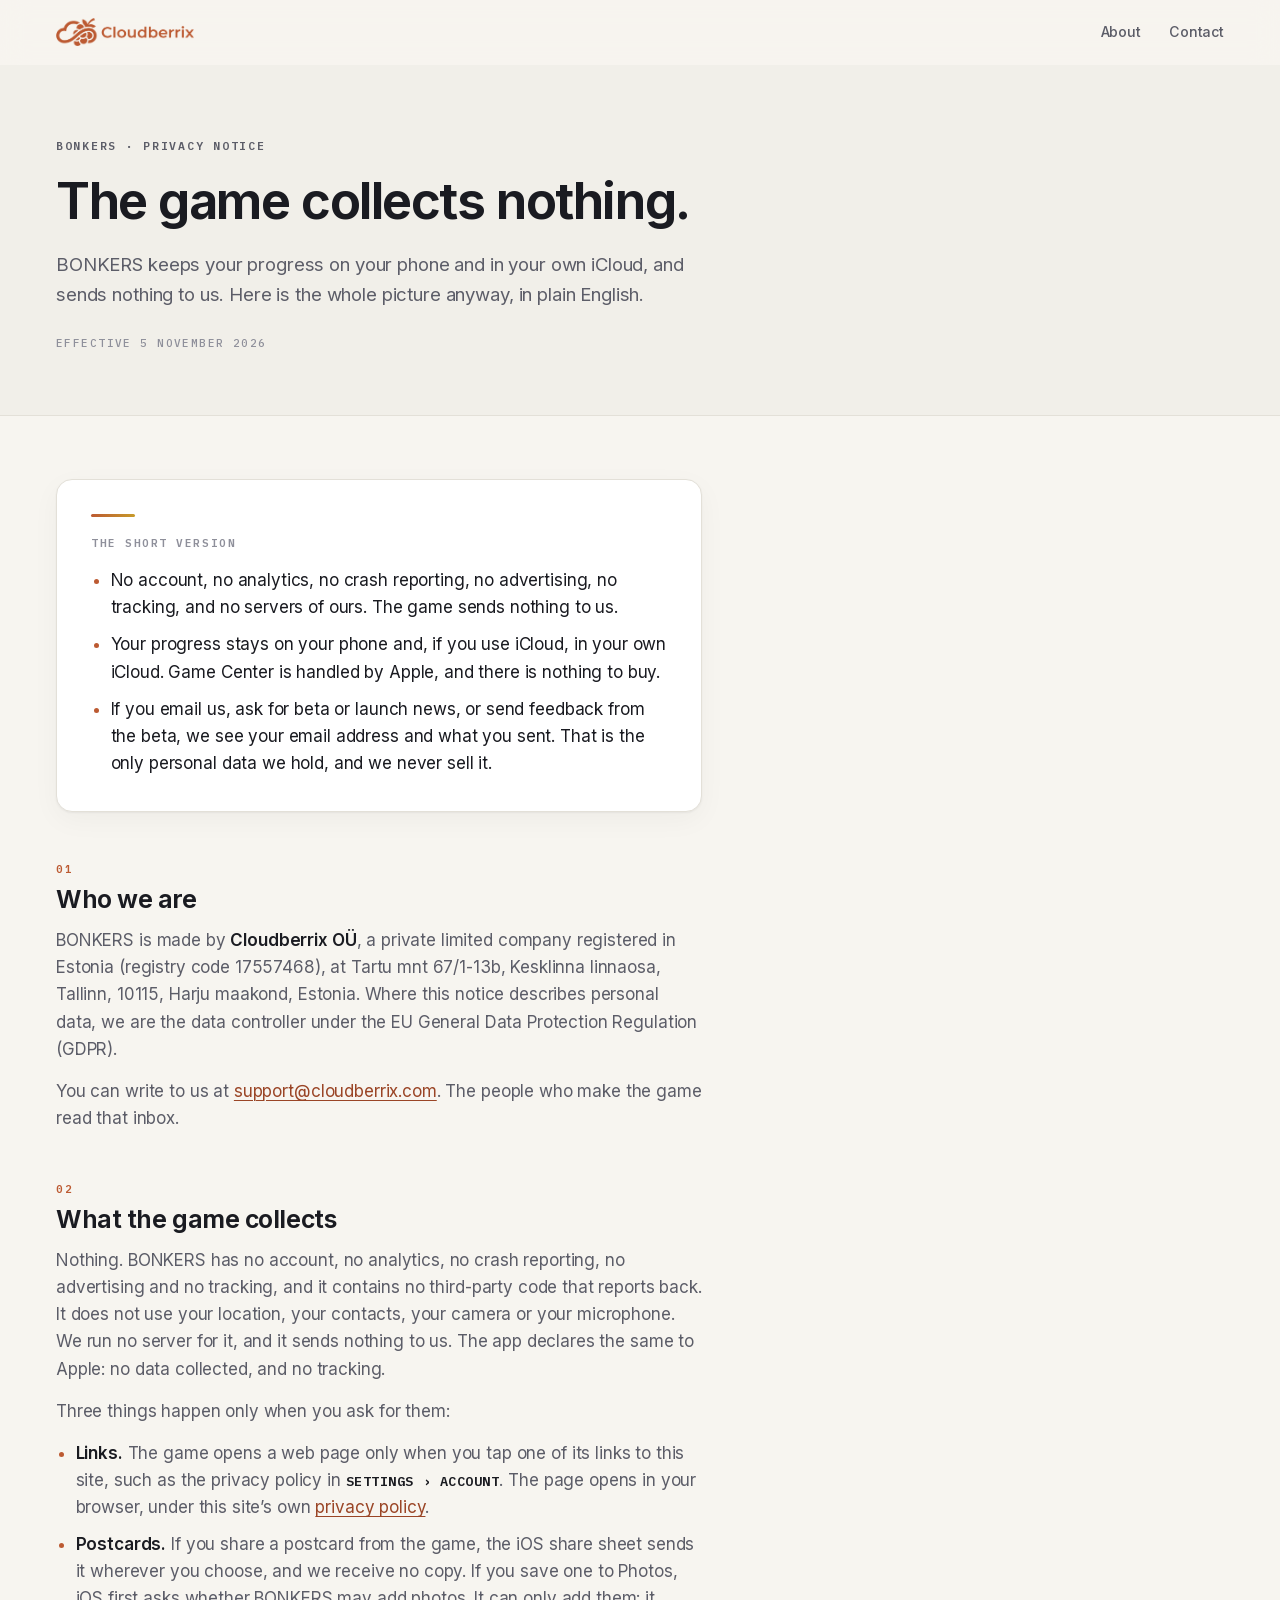
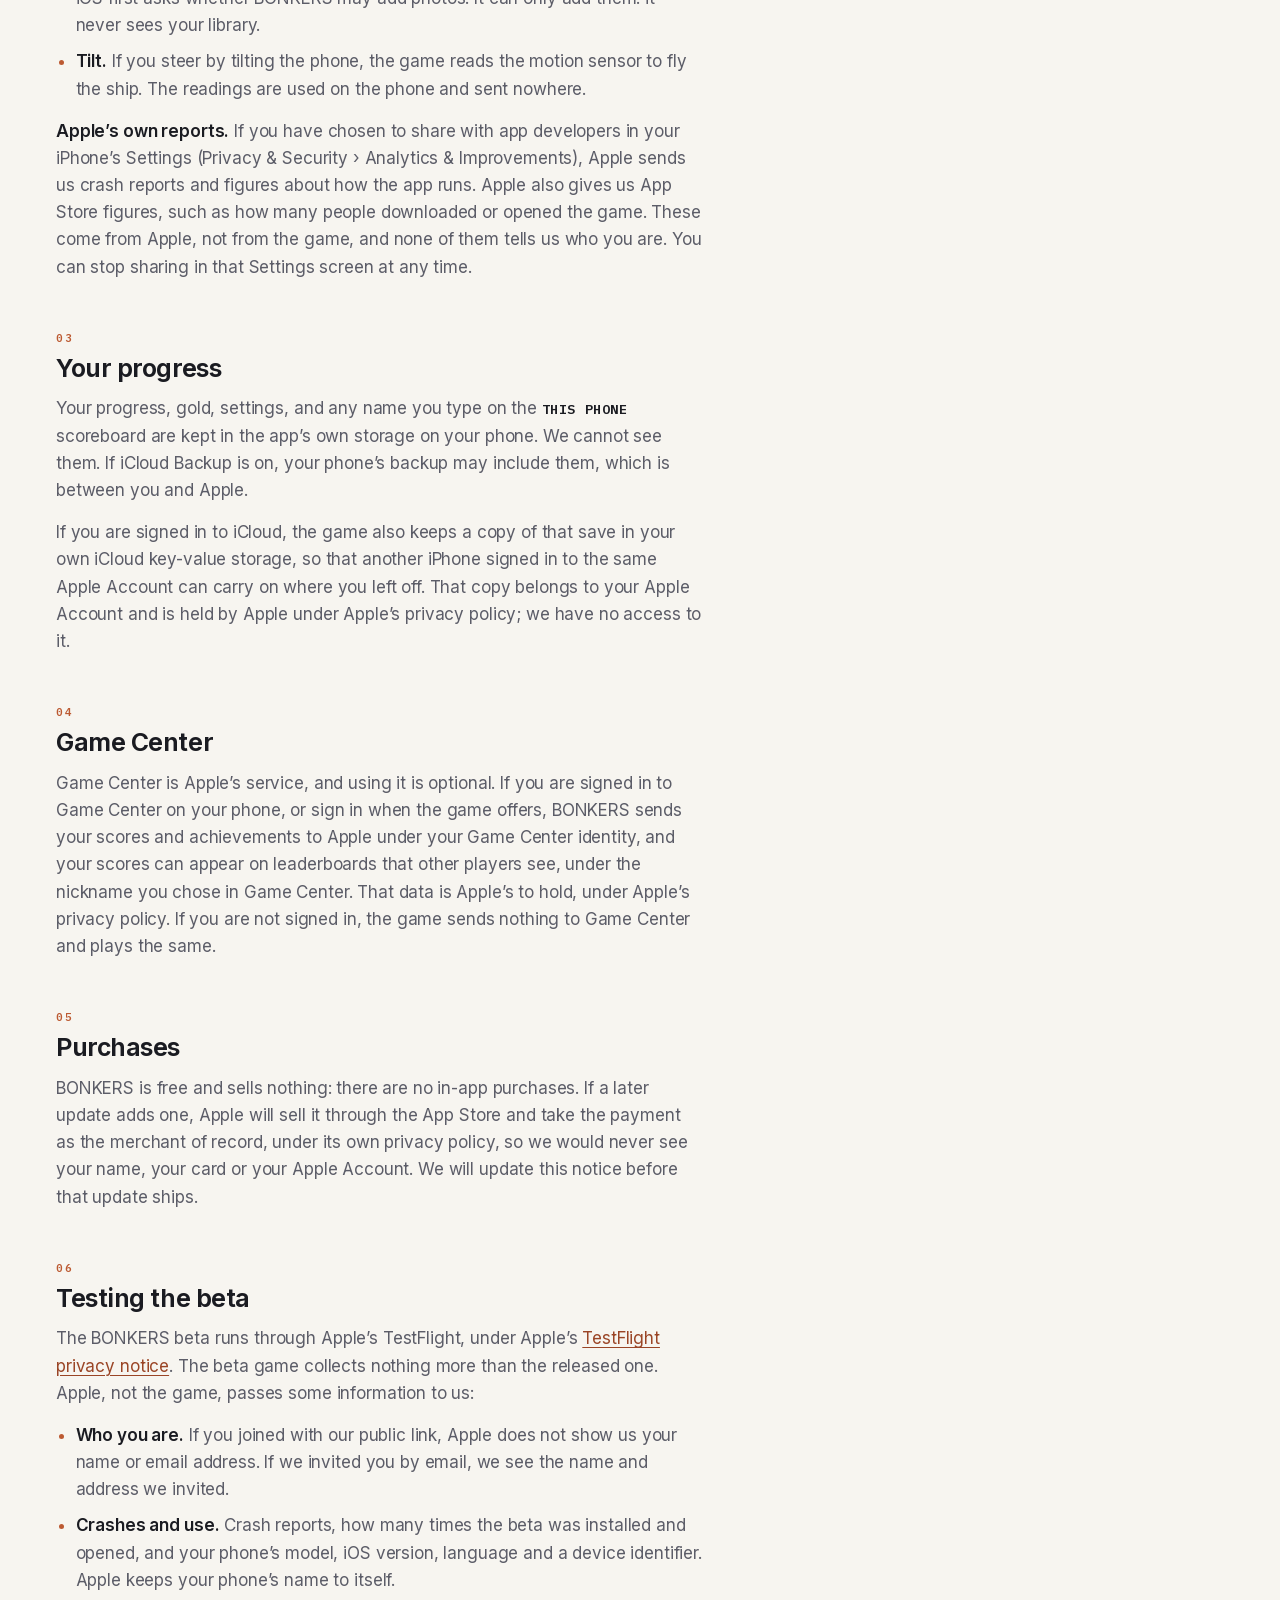
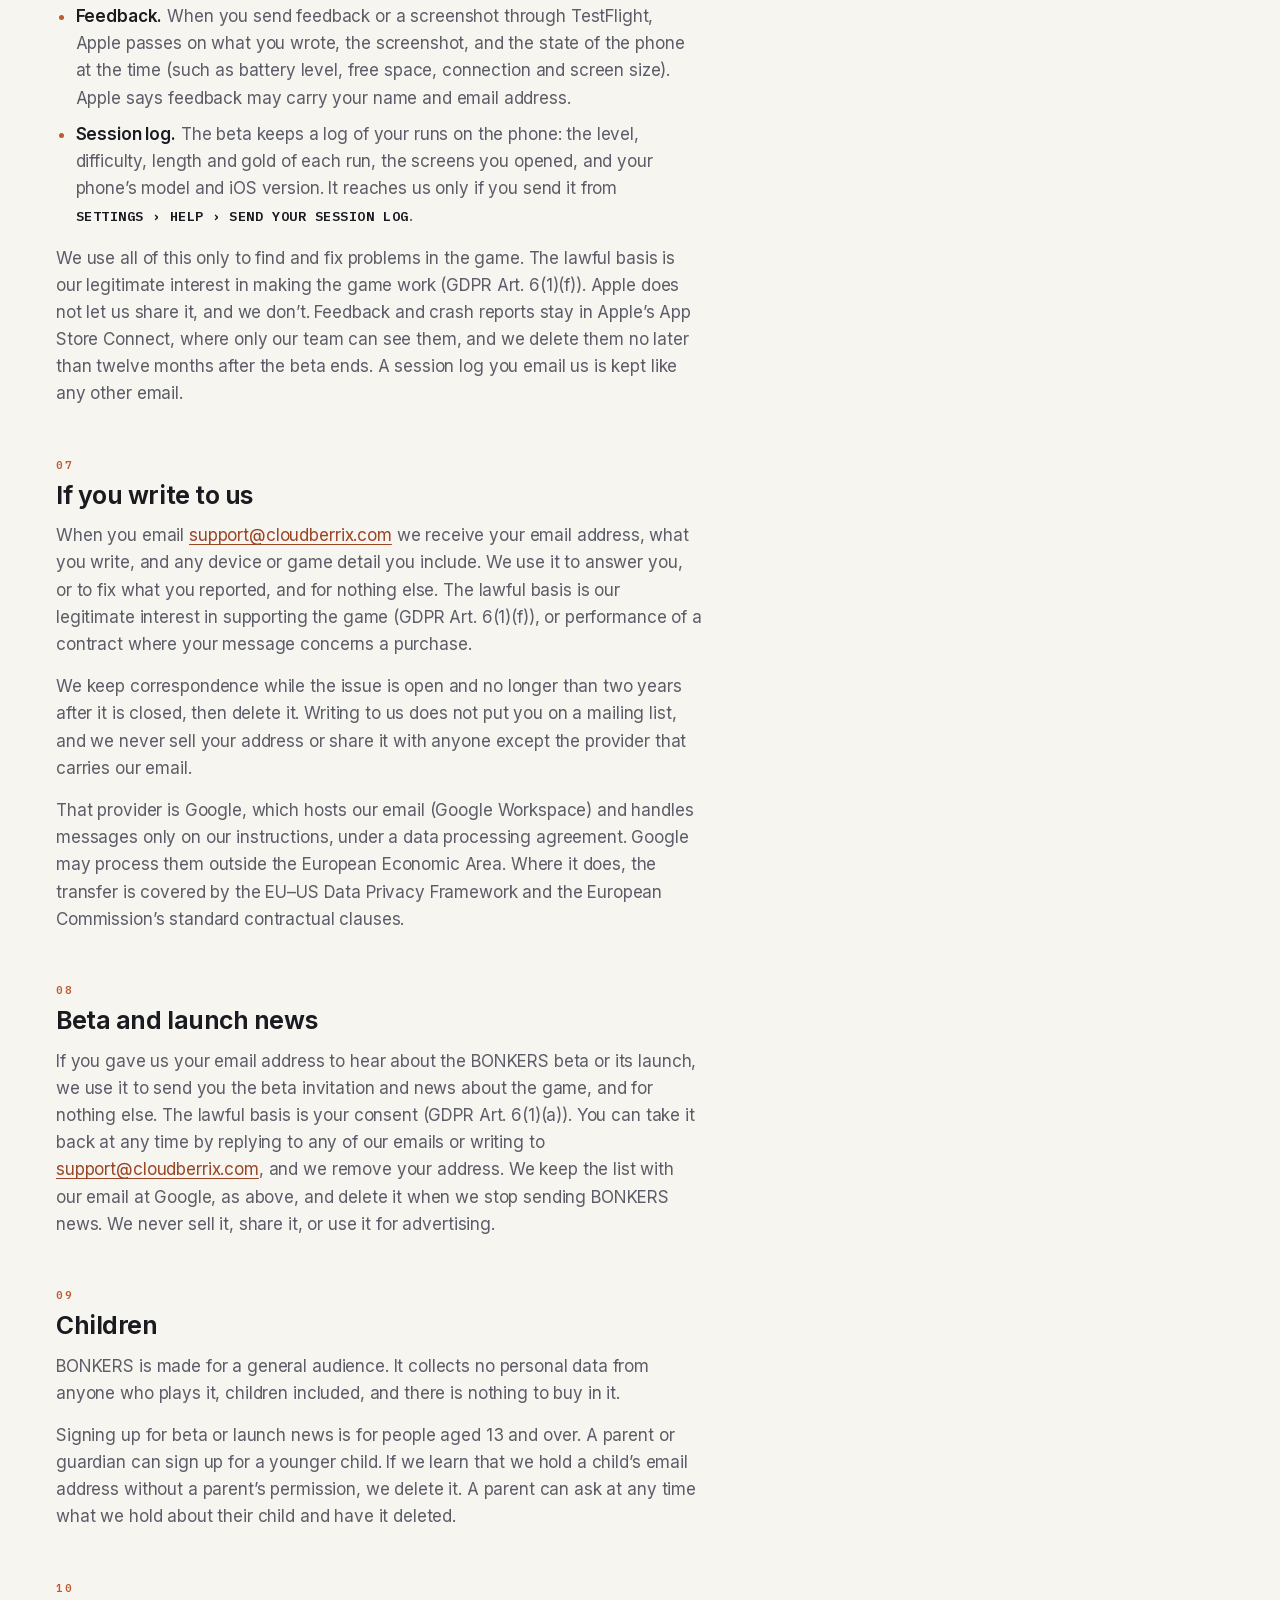
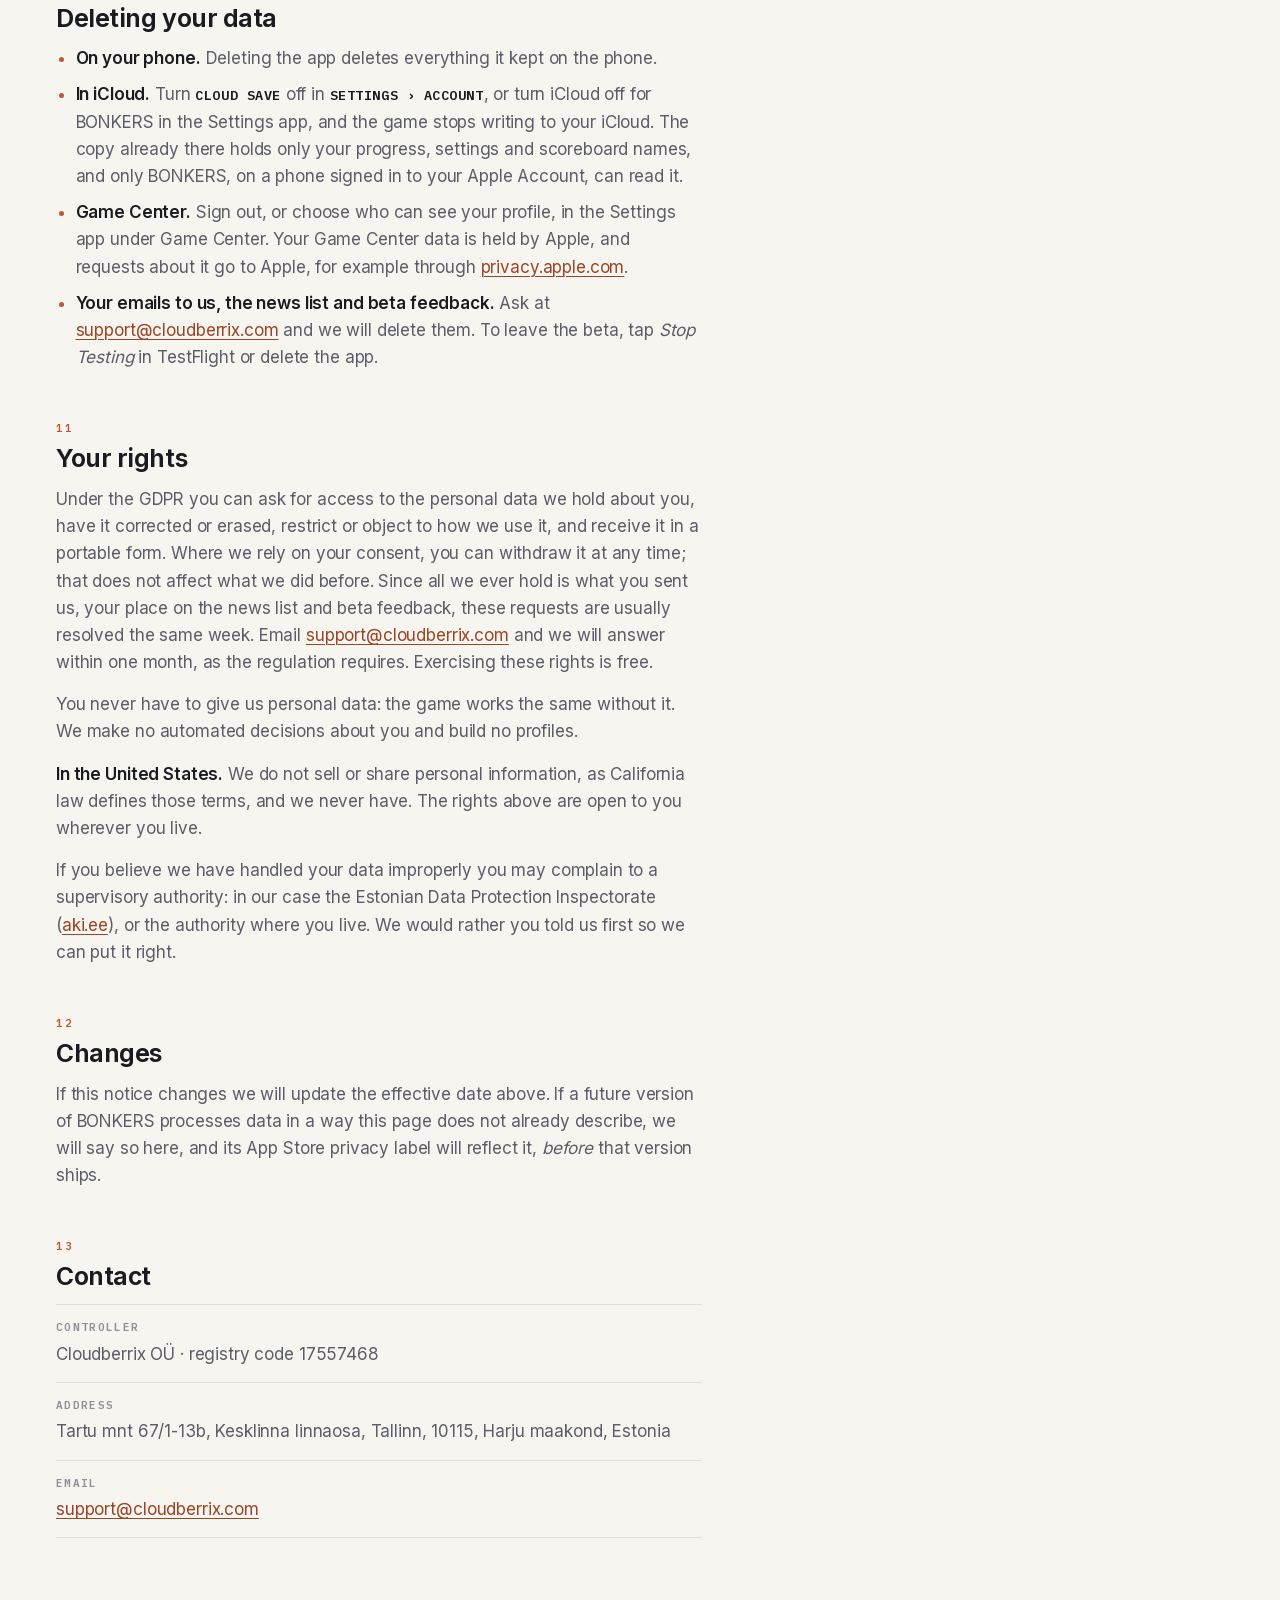
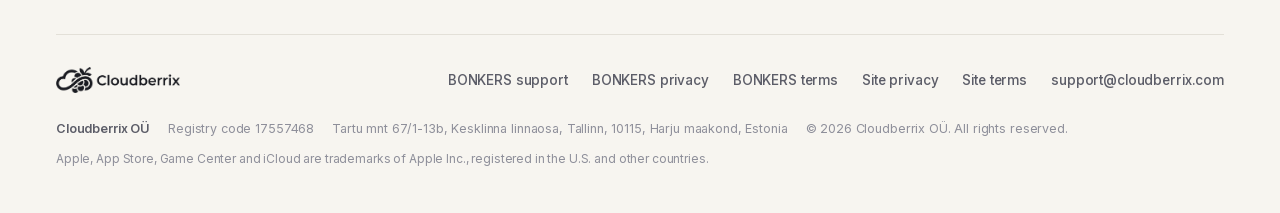
<file: bonkers/privacy/index.html>
<!doctype html>
<html lang="en">
<head>
<meta charset="utf-8">
<meta name="viewport" content="width=device-width, initial-scale=1">
<title>BONKERS — Privacy notice</title>
<meta name="description" content="The BONKERS privacy notice in full: no account, no analytics, no ads, no tracking, and nothing sent to us.">
<meta name="color-scheme" content="light">
<meta name="theme-color" content="#F7F5F0">
<link rel="canonical" href="https://cloudberrix.com/bonkers/privacy/">
<meta property="og:title" content="BONKERS — Privacy notice">
<meta property="og:description" content="The game collects nothing. No account, no analytics, no ads, no tracking, and nothing sent to us.">
<meta property="og:type" content="website">
<meta property="og:url" content="https://cloudberrix.com/bonkers/privacy/">
<meta property="og:image" content="https://cloudberrix.com/assets/og.jpg">
<meta name="twitter:card" content="summary_large_image">
<link rel="icon" type="image/png" sizes="32x32" href="/assets/favicon-32.png">
<link rel="icon" type="image/png" sizes="192x192" href="/assets/favicon-192.png">
<link rel="apple-touch-icon" href="/assets/apple-touch-icon.png">
<link rel="preload" href="/assets/fonts/inter-var-latin.woff2" as="font" type="font/woff2" crossorigin>
<link rel="preload" href="/assets/fonts/ibmplexmono-600-latin.woff2" as="font" type="font/woff2" crossorigin>
<link rel="stylesheet" href="/css/fonts.css">
<link rel="stylesheet" href="/css/site.css?v=20261025">
<script>document.documentElement.classList.add('js');</script>
<style>
/* The game's own on-screen words (SETTINGS, CLOUD SAVE), set as labels so
   they read as something to look for on the phone rather than as shouting. */
.legal-body .ui {
  font-family: var(--font-mono);
  font-weight: 600;
  font-size: 0.8em;
  letter-spacing: 0.04em;
  color: var(--ink);
  white-space: nowrap;
}
</style>
</head>
<body class="plain">
<a class="skip-link" href="#main">Skip to content</a>

<header class="head">
  <div class="shell head-row">
    <a class="logo" href="/" aria-label="Cloudberrix — home">
      <img src="/assets/logo-full.png" alt="Cloudberrix" width="164" height="34">
    </a>
    <nav class="nav" aria-label="Site">
      <a href="/#about">About</a>
      <a href="/#contact">Contact</a>
    </nav>
  </div>
</header>

<main id="main">

  <section class="page-head">
    <div class="shell">
      <p class="eyebrow">BONKERS · Privacy notice</p>
      <h1>The game collects&nbsp;nothing.</h1>
      <p class="page-lede">BONKERS keeps your progress on your phone and in your own iCloud,
      and sends nothing to us. Here is the whole picture anyway, in plain English.</p>
      <p class="page-stamp">Effective 5 November 2026</p>
    </div>
  </section>

  <section class="legal">
    <div class="shell">
      <div class="legal-body">

        <div class="key-card">
          <p class="key-line">The short version</p>
          <ul>
            <li>No account, no analytics, no crash reporting, no advertising, no tracking, and no servers of ours. The game sends nothing to us.</li>
            <li>Your progress stays on your phone and, if you use iCloud, in your own iCloud. Game Center is handled by Apple, and there is nothing to buy.</li>
            <li>If you email us, ask for beta or launch news, or send feedback from the beta, we see your email address and what you sent. That is the only personal data we hold, and we never sell it.</li>
          </ul>
        </div>

        <h2>Who we are</h2>
        <p>BONKERS is made by <strong>Cloudberrix OÜ</strong>, a private limited company
        registered in Estonia (registry code 17557468), at Tartu mnt 67/1-13b, Kesklinna
        linnaosa, Tallinn, 10115, Harju maakond, Estonia. Where this notice describes
        personal data, we are the data controller under the EU General Data Protection
        Regulation (GDPR).</p>
        <p>You can write to us at <a href="mailto:support@cloudberrix.com">support@cloudberrix.com</a>.
        The people who make the game read that inbox.</p>

        <h2>What the game collects</h2>
        <p>Nothing. BONKERS has no account, no analytics, no crash reporting, no advertising
        and no tracking, and it contains no third-party code that reports back. It does not
        use your location, your contacts, your camera or your microphone. We run no server
        for it, and it sends nothing to us. The app declares the same to Apple: no data
        collected, and no tracking.</p>
        <p>Three things happen only when you ask for them:</p>
        <ul>
          <li><strong>Links.</strong> The game opens a web page only when you tap one of its
          links to this site, such as the privacy policy in
          <span class="ui">SETTINGS › ACCOUNT</span>. The page opens in your browser, under
          this site’s own <a href="/privacy/">privacy policy</a>.</li>
          <li><strong>Postcards.</strong> If you share a postcard from the game, the iOS share
          sheet sends it wherever you choose, and we receive no copy. If you save one to
          Photos, iOS first asks whether BONKERS may add photos. It can only add them: it never
          sees your library.</li>
          <li><strong>Tilt.</strong> If you steer by tilting the phone, the game reads the
          motion sensor to fly the ship. The readings are used on the phone and sent
          nowhere.</li>
        </ul>
        <p><strong>Apple’s own reports.</strong> If you have chosen to share with app
        developers in your iPhone’s Settings (Privacy &amp; Security › Analytics &amp;
        Improvements), Apple sends us crash reports and figures about how the app runs. Apple
        also gives us App Store figures, such as how many people downloaded or opened the
        game. These come from Apple, not from the game, and none of them tells us who you
        are. You can stop sharing in that Settings screen at any time.</p>

        <h2>Your progress</h2>
        <p>Your progress, gold, settings, and any name you type on the
        <span class="ui">THIS PHONE</span> scoreboard are kept in the app’s own storage on
        your phone. We cannot see them. If iCloud Backup is on, your phone’s backup may
        include them, which is between you and Apple.</p>
        <p>If you are signed in to iCloud, the game also keeps a copy of that save in your
        own iCloud key-value storage, so that another iPhone signed in to the same Apple
        Account can carry on where you left off. That copy belongs to your Apple Account and
        is held by Apple under Apple’s privacy policy; we have no access to it.</p>

        <h2>Game Center</h2>
        <p>Game Center is Apple’s service, and using it is optional. If you are signed in to
        Game Center on your phone, or sign in when the game offers, BONKERS sends your scores
        and achievements to Apple under your Game Center identity, and your scores can appear
        on leaderboards that other players see, under the nickname you chose in Game Center.
        That data is Apple’s to hold, under Apple’s privacy policy. If you are not signed in,
        the game sends nothing to Game Center and plays the same.</p>

        <h2>Purchases</h2>
        <p>BONKERS is free and sells nothing: there are no in-app purchases. If a later update
        adds one, Apple will sell it through the App Store and take the payment as the
        merchant of record, under its own privacy policy, so we would never see your name,
        your card or your Apple Account. We will update this notice before that update
        ships.</p>

        <h2>Testing the beta</h2>
        <p>The BONKERS beta runs through Apple’s TestFlight, under Apple’s
        <a href="https://www.apple.com/legal/privacy/data/en/test-flight/" rel="noopener">TestFlight
        privacy notice</a>. The beta game collects nothing more than the released one. Apple,
        not the game, passes some information to us:</p>
        <ul>
          <li><strong>Who you are.</strong> If you joined with our public link, Apple does not
          show us your name or email address. If we invited you by email, we see the name and
          address we invited.</li>
          <li><strong>Crashes and use.</strong> Crash reports, how many times the beta was
          installed and opened, and your phone’s model, iOS version, language and a device
          identifier. Apple keeps your phone’s name to itself.</li>
          <li><strong>Feedback.</strong> When you send feedback or a screenshot through
          TestFlight, Apple passes on what you wrote, the screenshot, and the state of the phone
          at the time (such as battery level, free space, connection and screen size). Apple
          says feedback may carry your name and email address.</li>
          <li><strong>Session log.</strong> The beta keeps a log of your runs on the phone: the
          level, difficulty, length and gold of each run, the screens you opened, and your
          phone’s model and iOS version. It reaches us only if you send it from
          <span class="ui">SETTINGS › HELP › SEND YOUR SESSION LOG</span>.</li>
        </ul>
        <p>We use all of this only to find and fix problems in the game. The lawful basis is
        our legitimate interest in making the game work (GDPR Art. 6(1)(f)). Apple does not let
        us share it, and we don’t. Feedback and crash reports stay in Apple’s App Store Connect,
        where only our team can see them, and we delete them no later than twelve months after
        the beta ends. A session log you email us is kept like any other email.</p>

        <h2>If you write to us</h2>
        <p>When you email <a href="mailto:support@cloudberrix.com">support@cloudberrix.com</a>
        we receive your email address, what you write, and any device or game detail you
        include. We use it to answer you, or to fix what you reported, and for nothing else.
        The lawful basis is our legitimate interest in supporting the game
        (GDPR Art. 6(1)(f)), or performance of a contract where your message concerns a
        purchase.</p>
        <p>We keep correspondence while the issue is open and no longer than two years after
        it is closed, then delete it. Writing to us does not put you on a mailing list, and we
        never sell your address or share it with anyone except the provider that carries our
        email.</p>
        <p>That provider is Google, which hosts our email (Google Workspace) and handles
        messages only on our instructions, under a data processing agreement. Google may
        process them outside the European Economic Area. Where it does, the transfer is
        covered by the EU–US Data Privacy Framework and the European Commission’s standard
        contractual clauses.</p>

        <h2>Beta and launch news</h2>
        <p>If you gave us your email address to hear about the BONKERS beta or its launch, we
        use it to send you the beta invitation and news about the game, and for nothing else.
        The lawful basis is your consent (GDPR Art. 6(1)(a)). You can take it back at any time
        by replying to any of our emails or writing to
        <a href="mailto:support@cloudberrix.com">support@cloudberrix.com</a>, and we remove
        your address. We keep the list with our email at Google, as above, and delete it when
        we stop sending BONKERS news. We never sell it, share it, or use it for advertising.</p>

        <h2>Children</h2>
        <p>BONKERS is made for a general audience. It collects no personal data from anyone
        who plays it, children included, and there is nothing to buy in it.</p>
        <p>Signing up for beta or launch news is for people aged 13 and over. A parent or
        guardian can sign up for a younger child. If we learn that we hold a child’s email
        address without a parent’s permission, we delete it. A parent can ask at any time what
        we hold about their child and have it deleted.</p>

        <h2>Deleting your data</h2>
        <ul>
          <li><strong>On your phone.</strong> Deleting the app deletes everything it kept on
          the phone.</li>
          <li><strong>In iCloud.</strong> Turn <span class="ui">CLOUD SAVE</span> off in
          <span class="ui">SETTINGS › ACCOUNT</span>, or turn iCloud off for BONKERS in the
          Settings app, and the game stops writing to your iCloud. The copy already there holds
          only your progress, settings and scoreboard names, and only BONKERS, on a phone
          signed in to your Apple Account, can read it.</li>
          <li><strong>Game Center.</strong> Sign out, or choose who can see your profile, in
          the Settings app under Game Center. Your Game Center data is held by Apple, and
          requests about it go to Apple, for example through
          <a href="https://privacy.apple.com" rel="noopener">privacy.apple.com</a>.</li>
          <li><strong>Your emails to us, the news list and beta feedback.</strong> Ask at
          <a href="mailto:support@cloudberrix.com">support@cloudberrix.com</a> and we will
          delete them. To leave the beta, tap <em>Stop Testing</em> in TestFlight or delete the
          app.</li>
        </ul>

        <h2>Your rights</h2>
        <p>Under the GDPR you can ask for access to the personal data we hold about you, have
        it corrected or erased, restrict or object to how we use it, and receive it in a
        portable form. Where we rely on your consent, you can withdraw it at any time; that
        does not affect what we did before. Since all we ever hold is what you sent us, your
        place on the news list and beta feedback, these requests are usually resolved the same
        week. Email
        <a href="mailto:support@cloudberrix.com">support@cloudberrix.com</a> and we will answer
        within one month, as the regulation requires. Exercising these rights is free.</p>
        <p>You never have to give us personal data: the game works the same without it. We
        make no automated decisions about you and build no profiles.</p>
        <p><strong>In the United States.</strong> We do not sell or share personal
        information, as California law defines those terms, and we never have. The rights
        above are open to you wherever you live.</p>
        <p>If you believe we have handled your data improperly you may complain to a
        supervisory authority: in our case the Estonian Data Protection Inspectorate
        (<a href="https://www.aki.ee/en" rel="noopener">aki.ee</a>), or the authority where you
        live. We would rather you told us first so we can put it right.</p>

        <h2>Changes</h2>
        <p>If this notice changes we will update the effective date above. If a future
        version of BONKERS processes data in a way this page does not already describe, we
        will say so here, and its App Store privacy label will reflect it, <em>before</em>
        that version ships.</p>

        <h2>Contact</h2>
        <dl>
          <dt>Controller</dt>
          <dd>Cloudberrix OÜ · registry code 17557468</dd>
          <dt>Address</dt>
          <dd>Tartu mnt 67/1-13b, Kesklinna linnaosa, Tallinn, 10115, Harju maakond, Estonia</dd>
          <dt>Email</dt>
          <dd><a href="mailto:support@cloudberrix.com">support@cloudberrix.com</a></dd>
        </dl>

      </div>
    </div>
  </section>

</main>

<footer class="foot">
  <div class="shell">
    <div class="foot-top">
      <a href="/" aria-label="Cloudberrix — home"><img src="/assets/logo-full-ink.png" alt="Cloudberrix" width="148" height="31"></a>
      <nav class="foot-links" aria-label="Legal">
        <a href="/bonkers/support/">BONKERS support</a>
        <a href="/bonkers/privacy/">BONKERS privacy</a>
        <a href="/bonkers/terms/">BONKERS terms</a>
        <a href="/privacy/">Site privacy</a>
        <a href="/terms/">Site terms</a>
        <a href="mailto:support@cloudberrix.com">support@cloudberrix.com</a>
      </nav>
    </div>
    <p class="imprint">
      <span><b>Cloudberrix OÜ</b></span>
      <span>Registry code 17557468</span>
      <span>Tartu mnt 67/1-13b, Kesklinna linnaosa, Tallinn, 10115, Harju maakond, Estonia</span>
      <span>© <span id="year">2026</span> Cloudberrix OÜ. All rights reserved.</span>
    </p>
    <p class="foot-trade">Apple, App Store, Game Center and iCloud are trademarks of Apple Inc., registered in the U.S. and other countries.</p>
  </div>
</footer>

<script src="/js/site.js?v=20261025" defer></script>
</body>
</html>
</file>
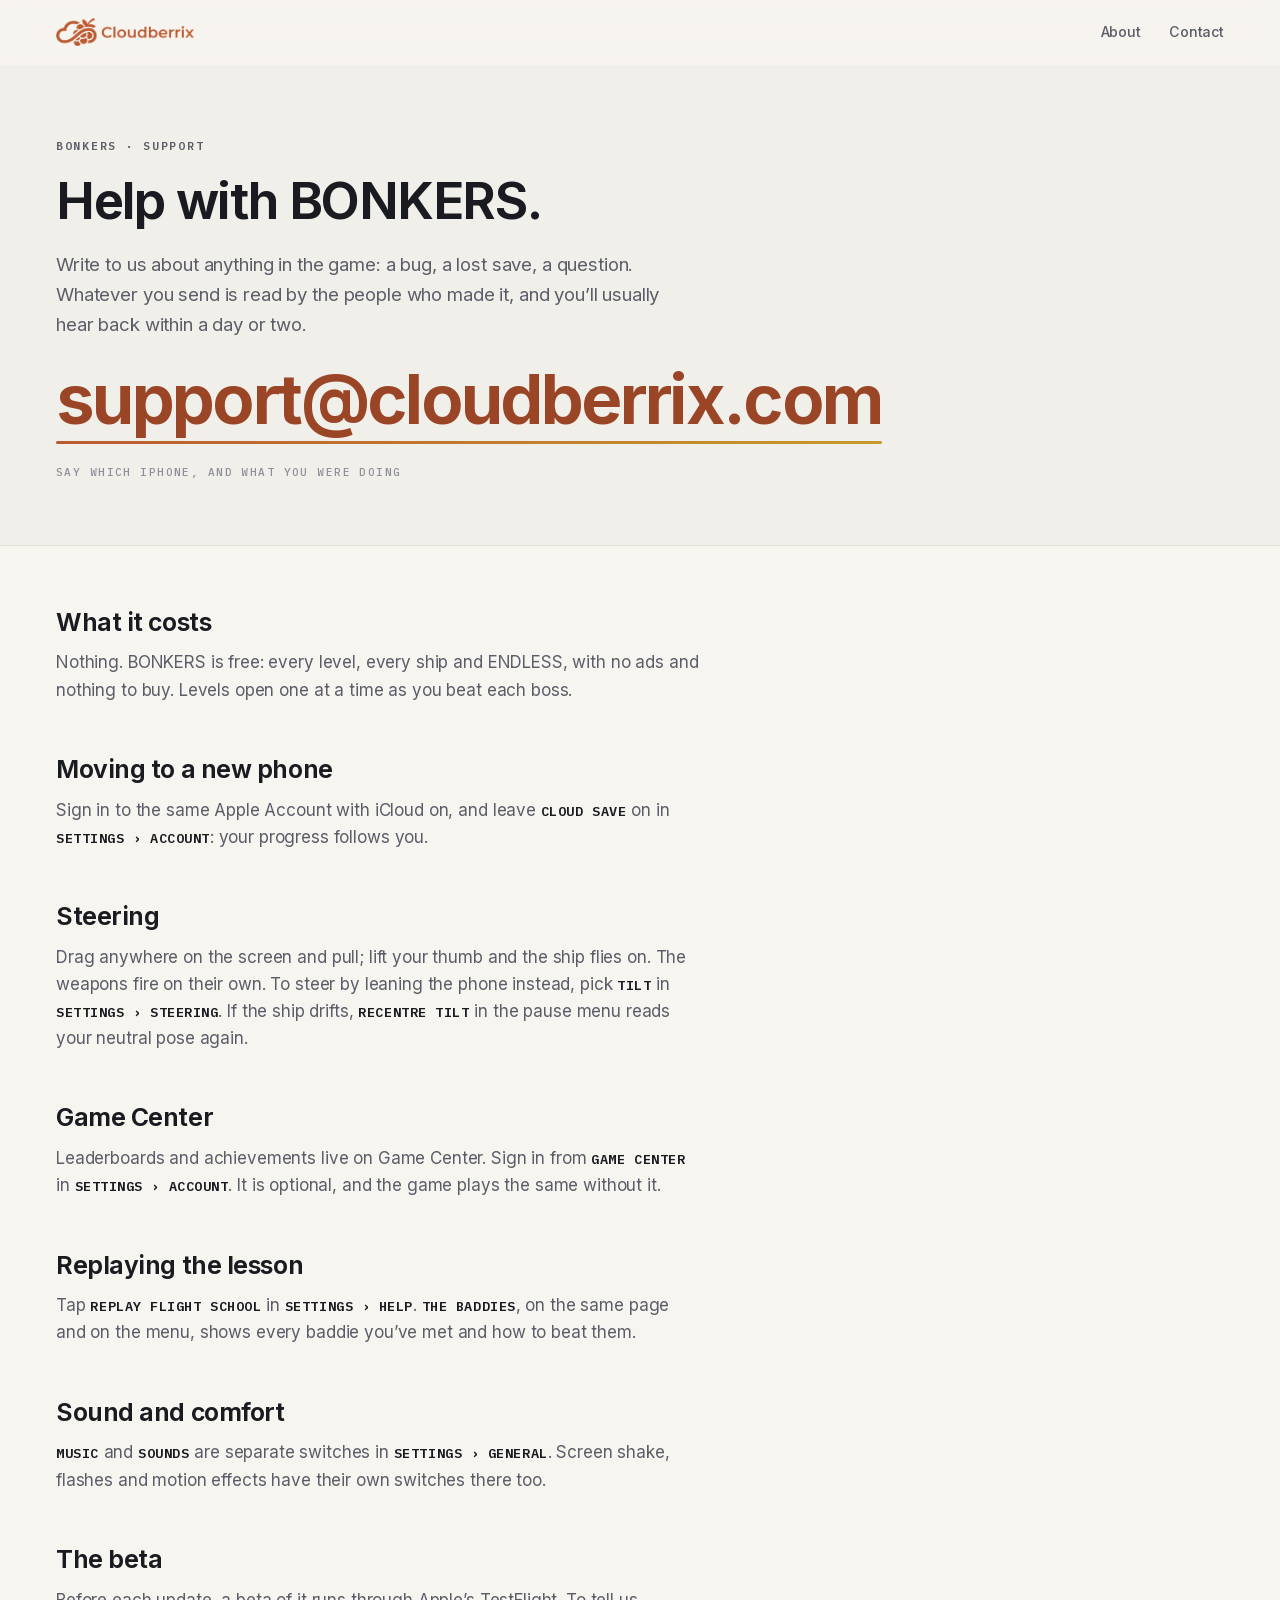
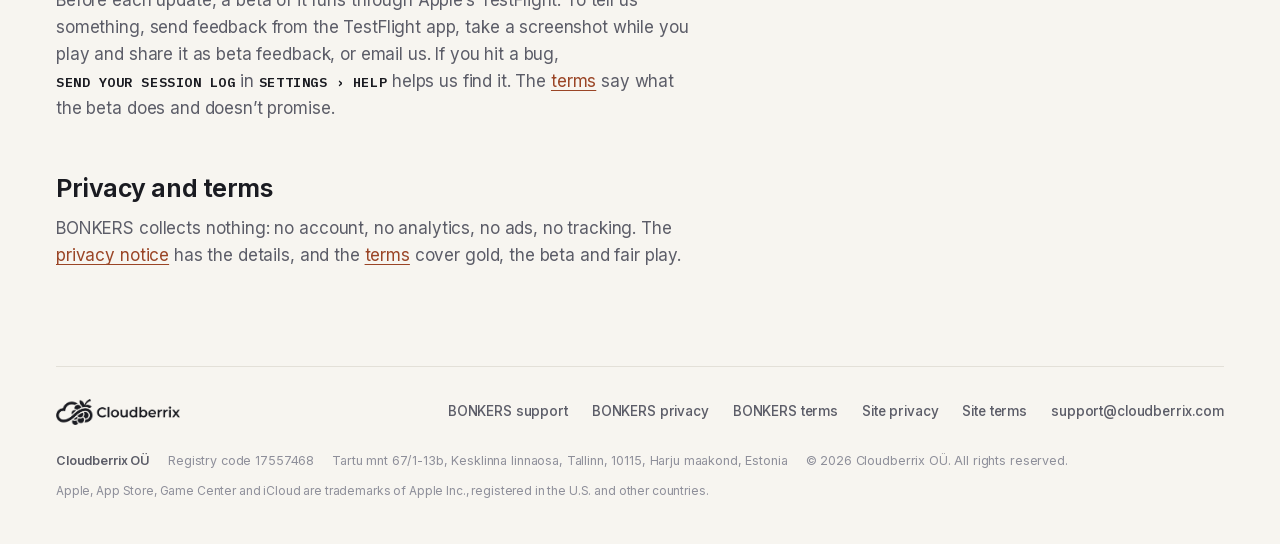
<file: bonkers/support/index.html>
<!doctype html>
<html lang="en">
<head>
<meta charset="utf-8">
<meta name="viewport" content="width=device-width, initial-scale=1">
<title>BONKERS — Support</title>
<meta name="description" content="Help with BONKERS. Write to support@cloudberrix.com and you’ll usually hear back within a day or two. Short answers on what it costs, new phones, steering and sound.">
<meta name="color-scheme" content="light">
<meta name="theme-color" content="#F7F5F0">
<link rel="canonical" href="https://cloudberrix.com/bonkers/support/">
<meta property="og:title" content="BONKERS — Support">
<meta property="og:description" content="Help with BONKERS. You’ll usually hear back within a day or two.">
<meta property="og:type" content="website">
<meta property="og:url" content="https://cloudberrix.com/bonkers/support/">
<meta property="og:image" content="https://cloudberrix.com/assets/og.jpg">
<meta name="twitter:card" content="summary_large_image">
<link rel="icon" type="image/png" sizes="32x32" href="/assets/favicon-32.png">
<link rel="icon" type="image/png" sizes="192x192" href="/assets/favicon-192.png">
<link rel="apple-touch-icon" href="/assets/apple-touch-icon.png">
<link rel="preload" href="/assets/fonts/inter-var-latin.woff2" as="font" type="font/woff2" crossorigin>
<link rel="preload" href="/assets/fonts/ibmplexmono-600-latin.woff2" as="font" type="font/woff2" crossorigin>
<link rel="stylesheet" href="/css/fonts.css">
<link rel="stylesheet" href="/css/site.css?v=20261025">
<script>document.documentElement.classList.add('js');</script>
<style>
/* The game's own on-screen words (SETTINGS, RESTORE PURCHASES), set as labels
   so they read as something to look for on the phone rather than as shouting. */
.legal-body .ui {
  font-family: var(--font-mono);
  font-weight: 600;
  font-size: 0.8em;
  letter-spacing: 0.04em;
  color: var(--ink);
  white-space: nowrap;
}
/* the address, at headline scale under the lede: the one thing the page asks */
.page-head .contact-mail { margin-bottom: 30px; }
.legal-body h2:first-child { margin-top: 0; }
</style>
</head>
<body class="plain">
<a class="skip-link" href="#main">Skip to content</a>

<header class="head">
  <div class="shell head-row">
    <a class="logo" href="/" aria-label="Cloudberrix — home">
      <img src="/assets/logo-full.png" alt="Cloudberrix" width="164" height="34">
    </a>
    <nav class="nav" aria-label="Site">
      <a href="/#about">About</a>
      <a href="/#contact">Contact</a>
    </nav>
  </div>
</header>

<main id="main">

  <section class="page-head">
    <div class="shell">
      <p class="eyebrow">BONKERS · Support</p>
      <h1>Help with&nbsp;BONKERS.</h1>
      <p class="page-lede">Write to us about anything in the game: a bug, a lost save,
      a question. Whatever you send is read by the people who made it, and
      you’ll usually hear back within a day or&nbsp;two.</p>
      <a class="contact-mail reveal" href="mailto:support@cloudberrix.com">support@cloudberrix.com</a>
      <p class="page-stamp">Say which iPhone, and what you were doing</p>
    </div>
  </section>

  <section class="legal">
    <div class="shell">
      <div class="legal-body">

        <h2 class="unnumbered">What it costs</h2>
        <p>Nothing. BONKERS is free: every level, every ship and ENDLESS, with no ads and
        nothing to buy. Levels open one at a time as you beat each boss.</p>

        <h2 class="unnumbered">Moving to a new phone</h2>
        <p>Sign in to the same Apple Account with iCloud on, and leave
        <span class="ui">CLOUD SAVE</span> on in <span class="ui">SETTINGS › ACCOUNT</span>:
        your progress follows you.</p>

        <h2 class="unnumbered">Steering</h2>
        <p>Drag anywhere on the screen and pull; lift your thumb and the ship flies on. The
        weapons fire on their own. To steer by leaning the phone instead, pick
        <span class="ui">TILT</span> in <span class="ui">SETTINGS › STEERING</span>. If the
        ship drifts, <span class="ui">RECENTRE TILT</span> in the pause menu reads your
        neutral pose again.</p>

        <h2 class="unnumbered">Game Center</h2>
        <p>Leaderboards and achievements live on Game Center. Sign in from
        <span class="ui">GAME CENTER</span> in <span class="ui">SETTINGS › ACCOUNT</span>.
        It is optional, and the game plays the same without it.</p>

        <h2 class="unnumbered">Replaying the lesson</h2>
        <p>Tap <span class="ui">REPLAY FLIGHT SCHOOL</span> in
        <span class="ui">SETTINGS › HELP</span>. <span class="ui">THE BADDIES</span>, on the
        same page and on the menu, shows every baddie you’ve met and how to beat them.</p>

        <h2 class="unnumbered">Sound and comfort</h2>
        <p><span class="ui">MUSIC</span> and <span class="ui">SOUNDS</span> are separate
        switches in <span class="ui">SETTINGS › GENERAL</span>. Screen shake, flashes and
        motion effects have their own switches there too.</p>

        <h2 class="unnumbered">The beta</h2>
        <p>Before each update, a beta of it runs through Apple’s TestFlight. To tell us
        something, send feedback from the TestFlight app, take a screenshot
        while you play and share it as beta feedback, or email us. If you hit a bug,
        <span class="ui">SEND YOUR SESSION LOG</span> in
        <span class="ui">SETTINGS › HELP</span> helps us find it. The
        <a href="/bonkers/terms/">terms</a> say what the beta does and doesn’t promise.</p>

        <h2 class="unnumbered">Privacy and terms</h2>
        <p>BONKERS collects nothing: no account, no analytics, no ads, no tracking. The
        <a href="/bonkers/privacy/">privacy notice</a> has the details, and the
        <a href="/bonkers/terms/">terms</a> cover gold, the beta and fair play.</p>

      </div>
    </div>
  </section>

</main>

<footer class="foot">
  <div class="shell">
    <div class="foot-top">
      <a href="/" aria-label="Cloudberrix — home"><img src="/assets/logo-full-ink.png" alt="Cloudberrix" width="148" height="31"></a>
      <nav class="foot-links" aria-label="Legal">
        <a href="/bonkers/support/">BONKERS support</a>
        <a href="/bonkers/privacy/">BONKERS privacy</a>
        <a href="/bonkers/terms/">BONKERS terms</a>
        <a href="/privacy/">Site privacy</a>
        <a href="/terms/">Site terms</a>
        <a href="mailto:support@cloudberrix.com">support@cloudberrix.com</a>
      </nav>
    </div>
    <p class="imprint">
      <span><b>Cloudberrix OÜ</b></span>
      <span>Registry code 17557468</span>
      <span>Tartu mnt 67/1-13b, Kesklinna linnaosa, Tallinn, 10115, Harju maakond, Estonia</span>
      <span>© <span id="year">2026</span> Cloudberrix OÜ. All rights reserved.</span>
    </p>
    <p class="foot-trade">Apple, App Store, Game Center and iCloud are trademarks of Apple Inc., registered in the U.S. and other countries.</p>
  </div>
</footer>

<script src="/js/site.js?v=20261025" defer></script>
</body>
</html>
</file>
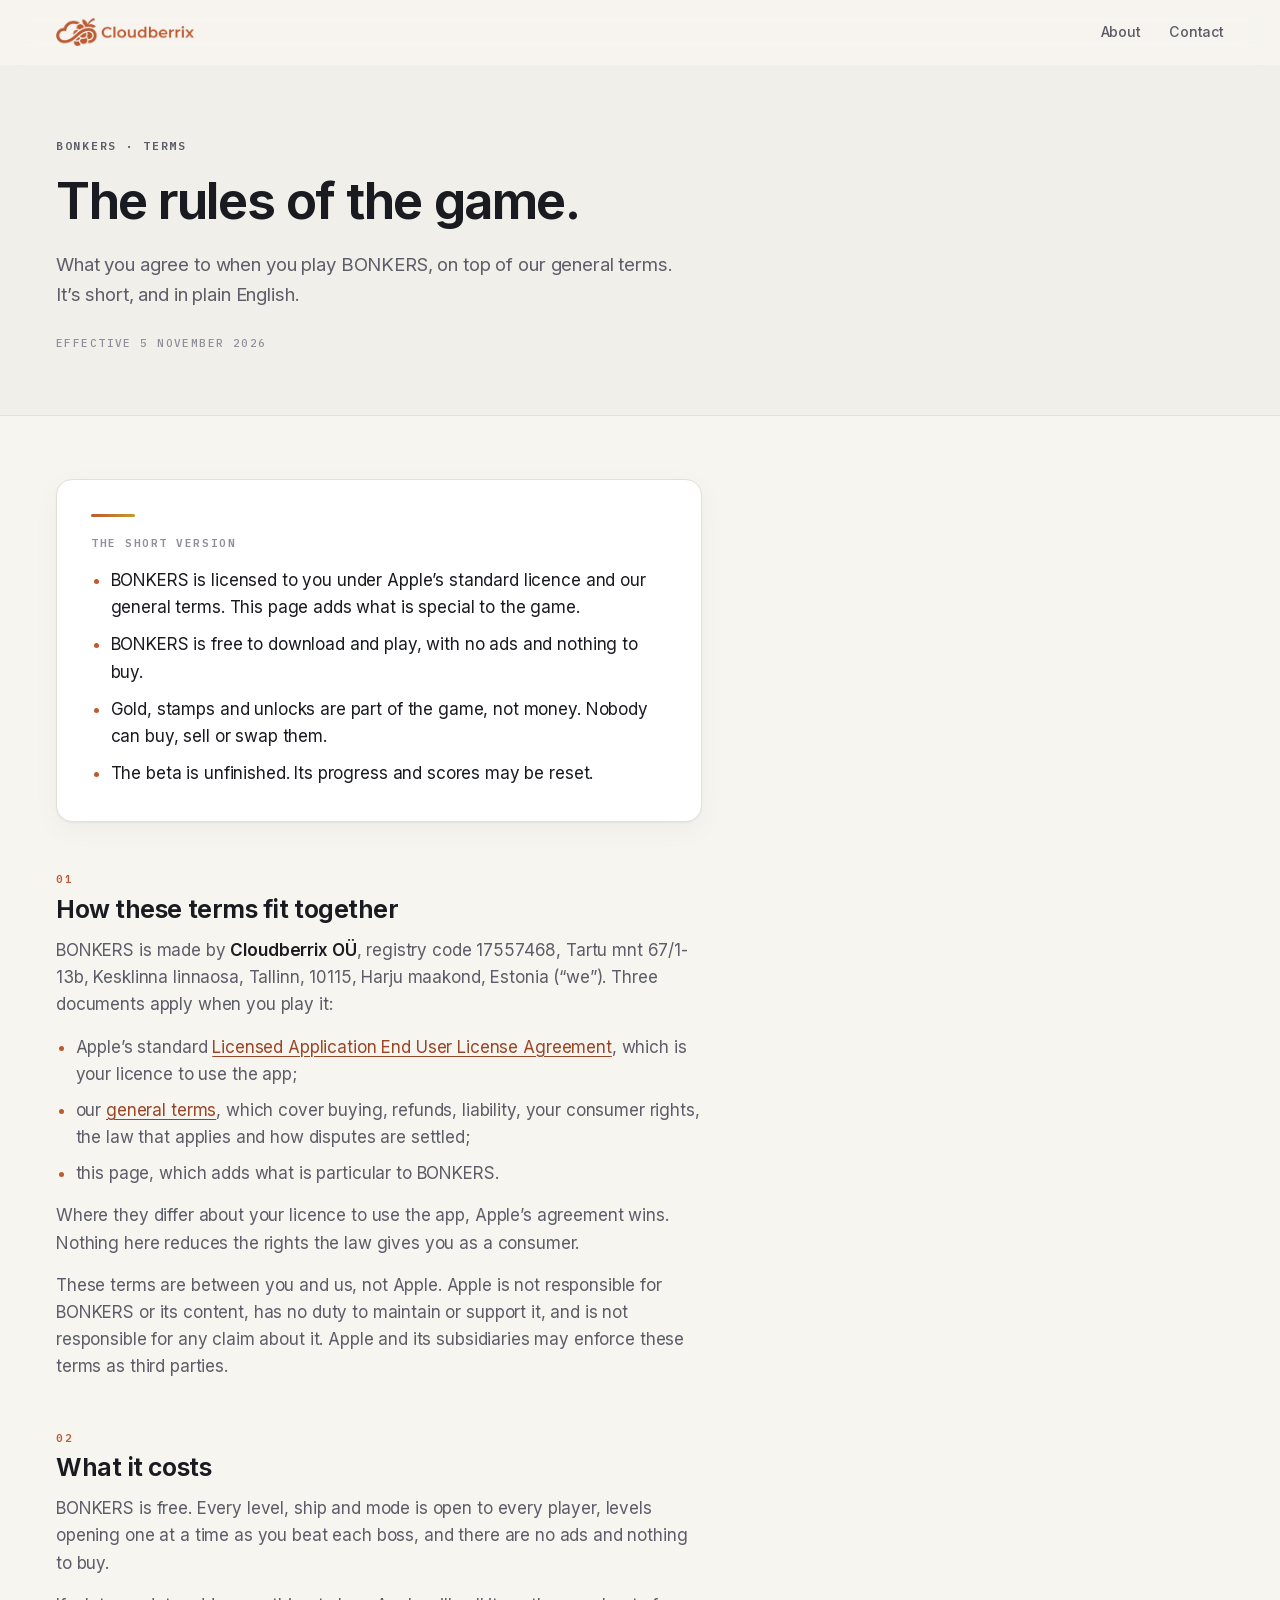
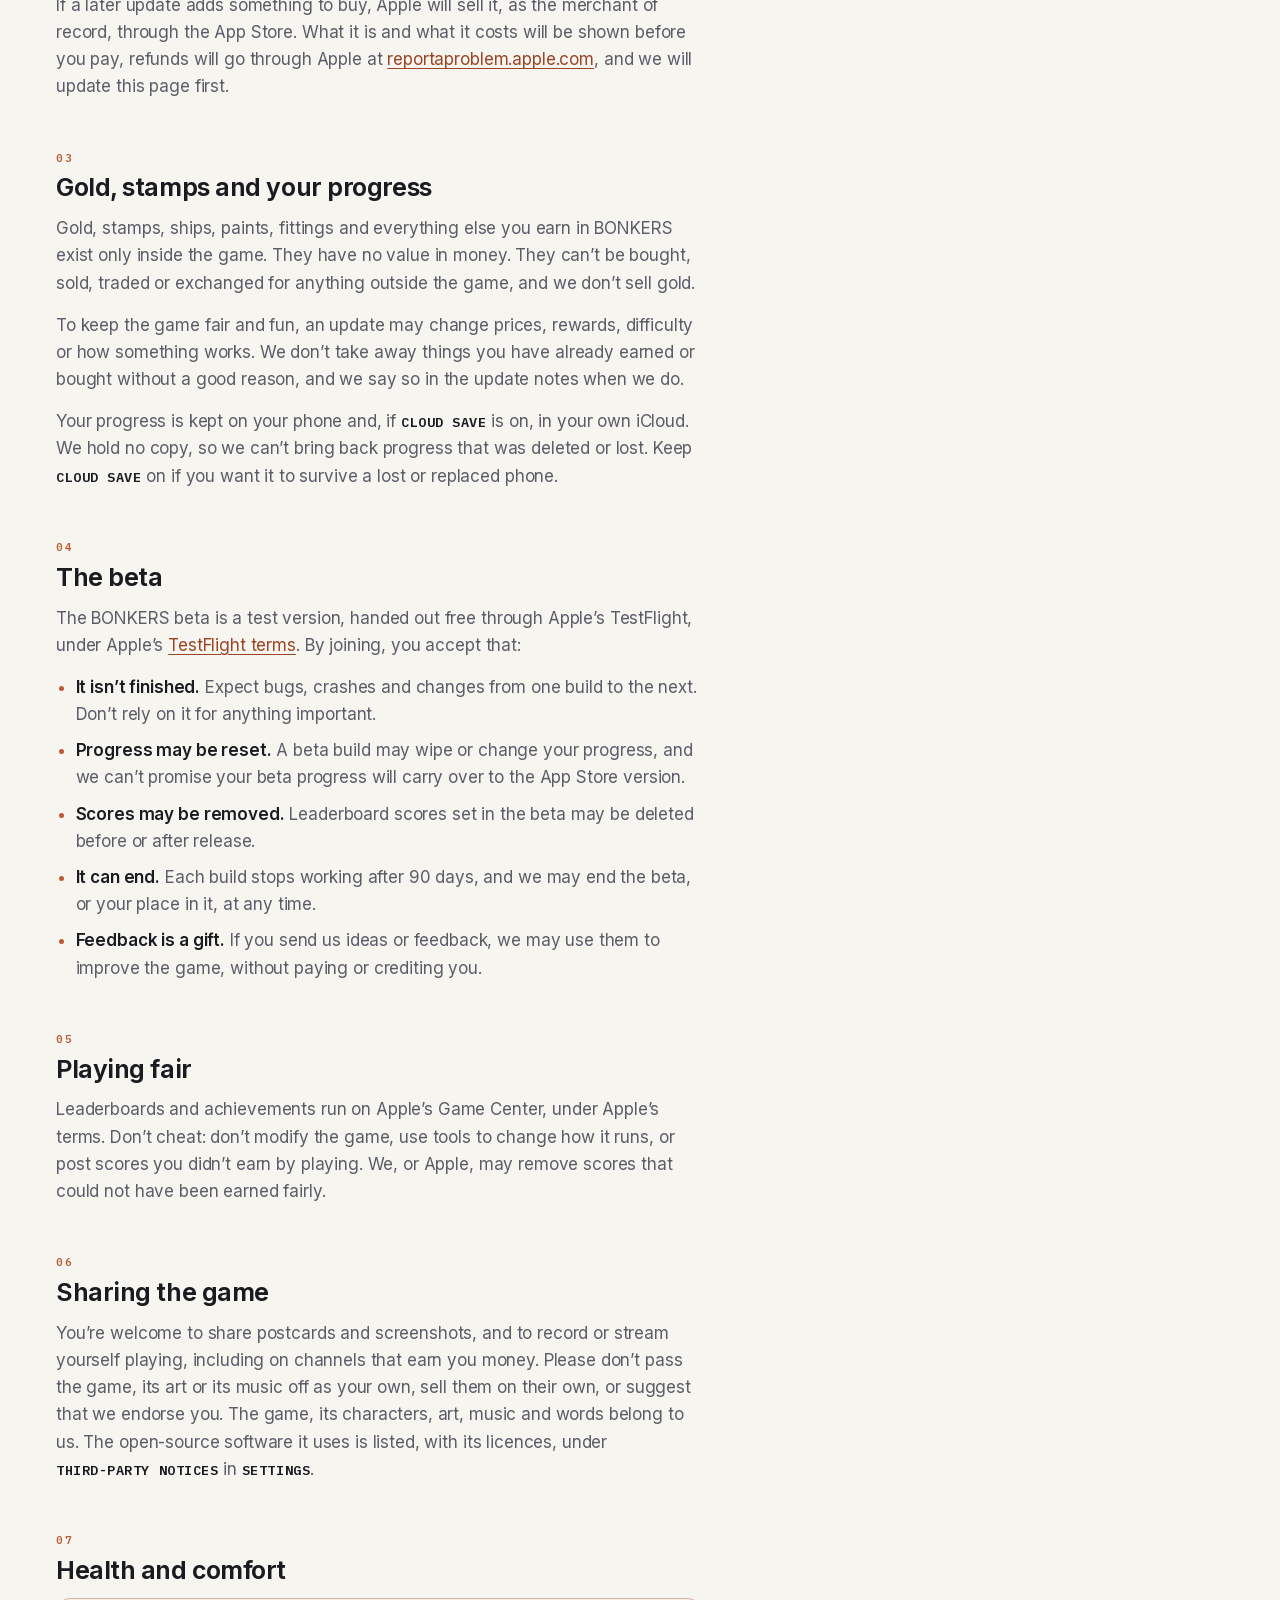
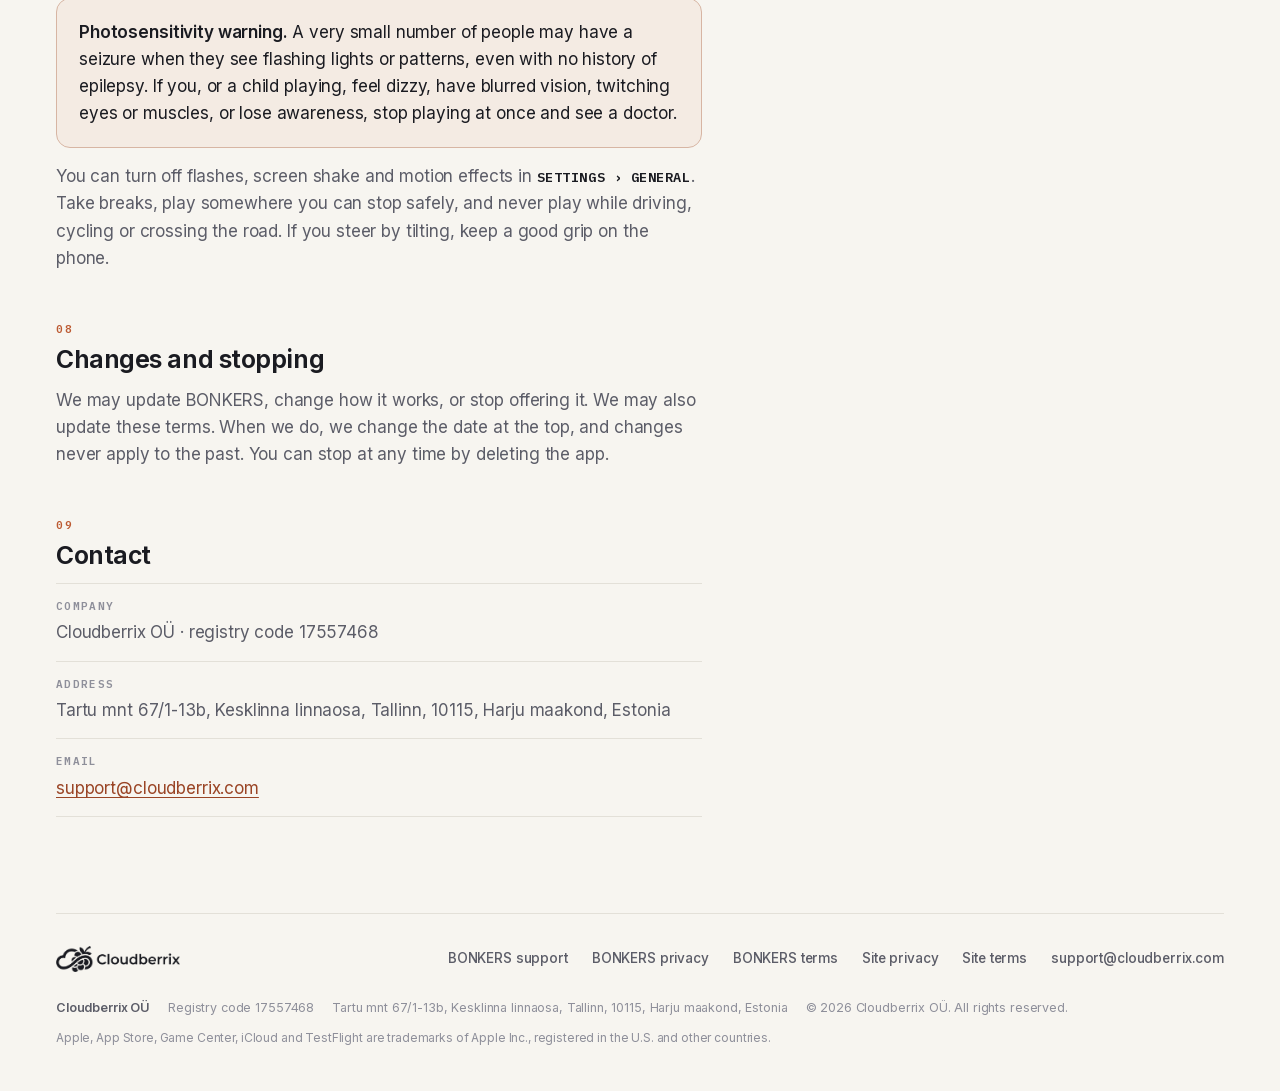
<file: bonkers/terms/index.html>
<!doctype html>
<html lang="en">
<head>
<meta charset="utf-8">
<meta name="viewport" content="width=device-width, initial-scale=1">
<title>BONKERS — Terms</title>
<meta name="description" content="The BONKERS terms: what is free, what gold is and isn't, how the beta works, playing fair, and staying comfortable.">
<meta name="color-scheme" content="light">
<meta name="theme-color" content="#F7F5F0">
<link rel="canonical" href="https://cloudberrix.com/bonkers/terms/">
<meta property="og:title" content="BONKERS — Terms">
<meta property="og:description" content="What you agree to when you play BONKERS, in plain English.">
<meta property="og:type" content="website">
<meta property="og:url" content="https://cloudberrix.com/bonkers/terms/">
<meta property="og:image" content="https://cloudberrix.com/assets/og.jpg">
<meta name="twitter:card" content="summary_large_image">
<link rel="icon" type="image/png" sizes="32x32" href="/assets/favicon-32.png">
<link rel="icon" type="image/png" sizes="192x192" href="/assets/favicon-192.png">
<link rel="apple-touch-icon" href="/assets/apple-touch-icon.png">
<link rel="preload" href="/assets/fonts/inter-var-latin.woff2" as="font" type="font/woff2" crossorigin>
<link rel="preload" href="/assets/fonts/ibmplexmono-600-latin.woff2" as="font" type="font/woff2" crossorigin>
<link rel="stylesheet" href="/css/fonts.css">
<link rel="stylesheet" href="/css/site.css?v=20261025">
<script>document.documentElement.classList.add('js');</script>
<style>
/* The game's own on-screen words (SETTINGS, THE LICENCE), set as labels so
   they read as something to look for on the phone rather than as shouting. */
.legal-body .ui {
  font-family: var(--font-mono);
  font-weight: 600;
  font-size: 0.8em;
  letter-spacing: 0.04em;
  color: var(--ink);
  white-space: nowrap;
}
</style>
</head>
<body class="plain">
<a class="skip-link" href="#main">Skip to content</a>

<header class="head">
  <div class="shell head-row">
    <a class="logo" href="/" aria-label="Cloudberrix — home">
      <img src="/assets/logo-full.png" alt="Cloudberrix" width="164" height="34">
    </a>
    <nav class="nav" aria-label="Site">
      <a href="/#about">About</a>
      <a href="/#contact">Contact</a>
    </nav>
  </div>
</header>

<main id="main">

  <section class="page-head">
    <div class="shell">
      <p class="eyebrow">BONKERS · Terms</p>
      <h1>The rules of the&nbsp;game.</h1>
      <p class="page-lede">What you agree to when you play BONKERS, on top of our general
      terms. It’s short, and in plain English.</p>
      <p class="page-stamp">Effective 5 November 2026</p>
    </div>
  </section>

  <section class="legal">
    <div class="shell">
      <div class="legal-body">

        <div class="key-card">
          <p class="key-line">The short version</p>
          <ul>
            <li>BONKERS is licensed to you under Apple’s standard licence and our general terms. This page adds what is special to the game.</li>
            <li>BONKERS is free to download and play, with no ads and nothing to buy.</li>
            <li>Gold, stamps and unlocks are part of the game, not money. Nobody can buy, sell or swap them.</li>
            <li>The beta is unfinished. Its progress and scores may be reset.</li>
          </ul>
        </div>

        <h2>How these terms fit together</h2>
        <p>BONKERS is made by <strong>Cloudberrix OÜ</strong>, registry code 17557468, Tartu
        mnt 67/1-13b, Kesklinna linnaosa, Tallinn, 10115, Harju maakond, Estonia
        (“we”). Three documents apply when you play it:</p>
        <ul>
          <li>Apple’s standard
          <a href="https://www.apple.com/legal/internet-services/itunes/dev/stdeula/" rel="noopener">Licensed
          Application End User License Agreement</a>, which is your licence to use the app;</li>
          <li>our <a href="/terms/">general terms</a>, which cover buying, refunds, liability,
          your consumer rights, the law that applies and how disputes are settled;</li>
          <li>this page, which adds what is particular to BONKERS.</li>
        </ul>
        <p>Where they differ about your licence to use the app, Apple’s agreement wins. Nothing
        here reduces the rights the law gives you as a consumer.</p>
        <p>These terms are between you and us, not Apple. Apple is not responsible for
        BONKERS or its content, has no duty to maintain or support it, and is not responsible
        for any claim about it. Apple and its subsidiaries may enforce these terms as third
        parties.</p>

        <h2>What it costs</h2>
        <p>BONKERS is free. Every level, ship and mode is open to every player, levels opening
        one at a time as you beat each boss, and there are no ads and nothing to buy.</p>
        <p>If a later update adds something to buy, Apple will sell it, as the merchant of
        record, through the App Store. What it is and what it costs will be shown before you
        pay, refunds will go through Apple at
        <a href="https://reportaproblem.apple.com" rel="noopener">reportaproblem.apple.com</a>,
        and we will update this page first.</p>

        <h2>Gold, stamps and your progress</h2>
        <p>Gold, stamps, ships, paints, fittings and everything else you earn in BONKERS exist
        only inside the game. They have no value in money. They can’t be bought, sold, traded
        or exchanged for anything outside the game, and we don’t sell gold.</p>
        <p>To keep the game fair and fun, an update may change prices, rewards, difficulty or
        how something works. We don’t take away things you have already earned or bought
        without a good reason, and we say so in the update notes when we do.</p>
        <p>Your progress is kept on your phone and, if <span class="ui">CLOUD SAVE</span> is
        on, in your own iCloud. We hold no copy, so we can’t bring back progress that was
        deleted or lost. Keep <span class="ui">CLOUD SAVE</span> on if you want it to survive
        a lost or replaced phone.</p>

        <h2>The beta</h2>
        <p>The BONKERS beta is a test version, handed out free through Apple’s TestFlight,
        under Apple’s
        <a href="https://www.apple.com/legal/internet-services/testflight/" rel="noopener">TestFlight
        terms</a>. By joining, you accept that:</p>
        <ul>
          <li><strong>It isn’t finished.</strong> Expect bugs, crashes and changes from one
          build to the next. Don’t rely on it for anything important.</li>
          <li><strong>Progress may be reset.</strong> A beta build may wipe or change your
          progress, and we can’t promise your beta progress will carry over to the App Store
          version.</li>
          <li><strong>Scores may be removed.</strong> Leaderboard scores set in the beta may be
          deleted before or after release.</li>
          <li><strong>It can end.</strong> Each build stops working after 90 days, and we may
          end the beta, or your place in it, at any time.</li>
          <li><strong>Feedback is a gift.</strong> If you send us ideas or feedback, we may use
          them to improve the game, without paying or crediting you.</li>
        </ul>

        <h2>Playing fair</h2>
        <p>Leaderboards and achievements run on Apple’s Game Center, under Apple’s terms. Don’t
        cheat: don’t modify the game, use tools to change how it runs, or post scores you
        didn’t earn by playing. We, or Apple, may remove scores that could not have been
        earned fairly.</p>

        <h2>Sharing the game</h2>
        <p>You’re welcome to share postcards and screenshots, and to record or stream yourself
        playing, including on channels that earn you money. Please don’t pass the game, its
        art or its music off as your own, sell them on their own, or suggest that we endorse
        you. The game, its characters, art, music and words belong to us. The open-source
        software it uses is listed, with its licences, under
        <span class="ui">THIRD-PARTY NOTICES</span> in <span class="ui">SETTINGS</span>.</p>

        <h2>Health and comfort</h2>
        <div class="note-card">
          <p><strong>Photosensitivity warning.</strong> A very small number of people may have
          a seizure when they see flashing lights or patterns, even with no history of
          epilepsy. If you, or a child playing, feel dizzy, have blurred vision, twitching eyes
          or muscles, or lose awareness, stop playing at once and see a doctor.</p>
        </div>
        <p>You can turn off flashes, screen shake and motion effects in
        <span class="ui">SETTINGS › GENERAL</span>. Take breaks, play somewhere you can stop
        safely, and never play while driving, cycling or crossing the road. If you steer by
        tilting, keep a good grip on the phone.</p>

        <h2>Changes and stopping</h2>
        <p>We may update BONKERS, change how it works, or stop offering it. We may also update
        these terms. When we do, we change the date at the top, and changes never apply to the
        past. You can stop at any time by deleting the app.</p>

        <h2>Contact</h2>
        <dl>
          <dt>Company</dt>
          <dd>Cloudberrix OÜ · registry code 17557468</dd>
          <dt>Address</dt>
          <dd>Tartu mnt 67/1-13b, Kesklinna linnaosa, Tallinn, 10115, Harju maakond, Estonia</dd>
          <dt>Email</dt>
          <dd><a href="mailto:support@cloudberrix.com">support@cloudberrix.com</a></dd>
        </dl>

      </div>
    </div>
  </section>

</main>

<footer class="foot">
  <div class="shell">
    <div class="foot-top">
      <a href="/" aria-label="Cloudberrix — home"><img src="/assets/logo-full-ink.png" alt="Cloudberrix" width="148" height="31"></a>
      <nav class="foot-links" aria-label="Legal">
        <a href="/bonkers/support/">BONKERS support</a>
        <a href="/bonkers/privacy/">BONKERS privacy</a>
        <a href="/bonkers/terms/">BONKERS terms</a>
        <a href="/privacy/">Site privacy</a>
        <a href="/terms/">Site terms</a>
        <a href="mailto:support@cloudberrix.com">support@cloudberrix.com</a>
      </nav>
    </div>
    <p class="imprint">
      <span><b>Cloudberrix OÜ</b></span>
      <span>Registry code 17557468</span>
      <span>Tartu mnt 67/1-13b, Kesklinna linnaosa, Tallinn, 10115, Harju maakond, Estonia</span>
      <span>© <span id="year">2026</span> Cloudberrix OÜ. All rights reserved.</span>
    </p>
    <p class="foot-trade">Apple, App Store, Game Center, iCloud and TestFlight are trademarks of Apple Inc., registered in the U.S. and other countries.</p>
  </div>
</footer>

<script src="/js/site.js?v=20261025" defer></script>
</body>
</html>
</file>
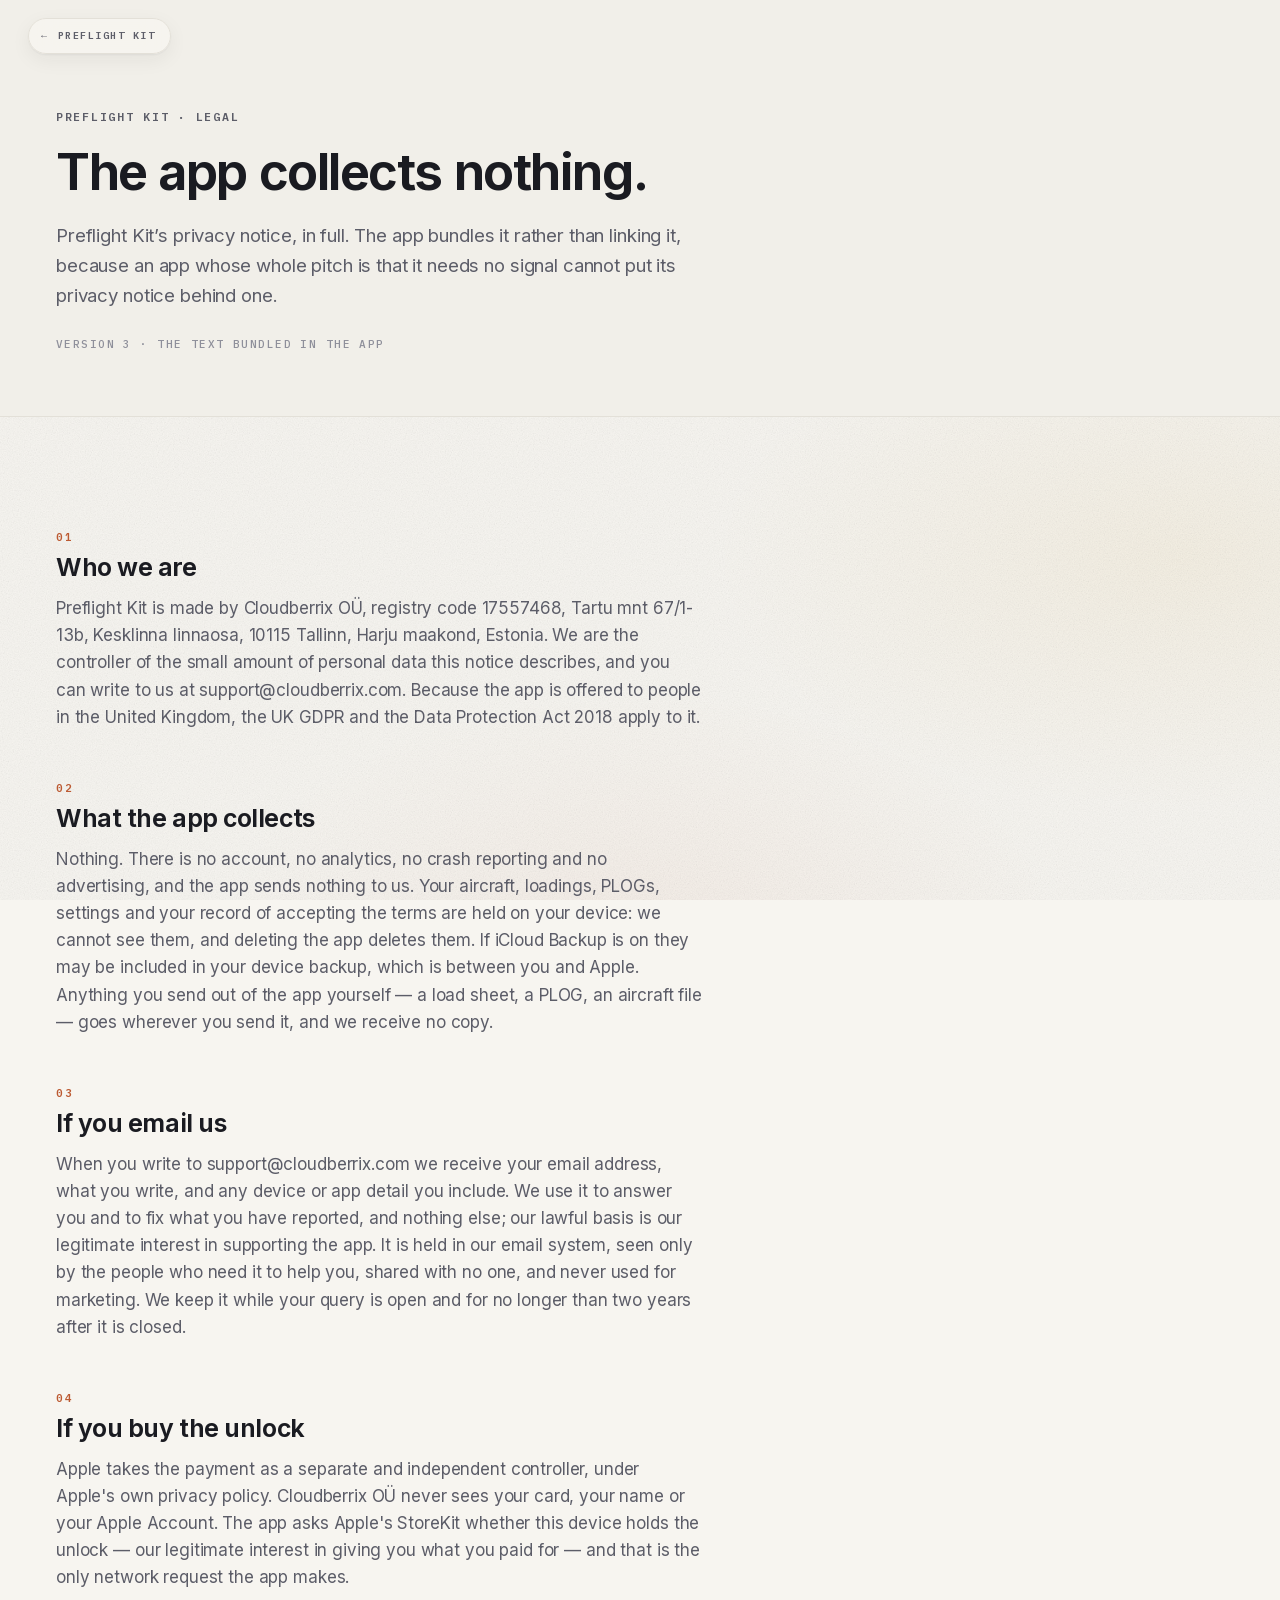
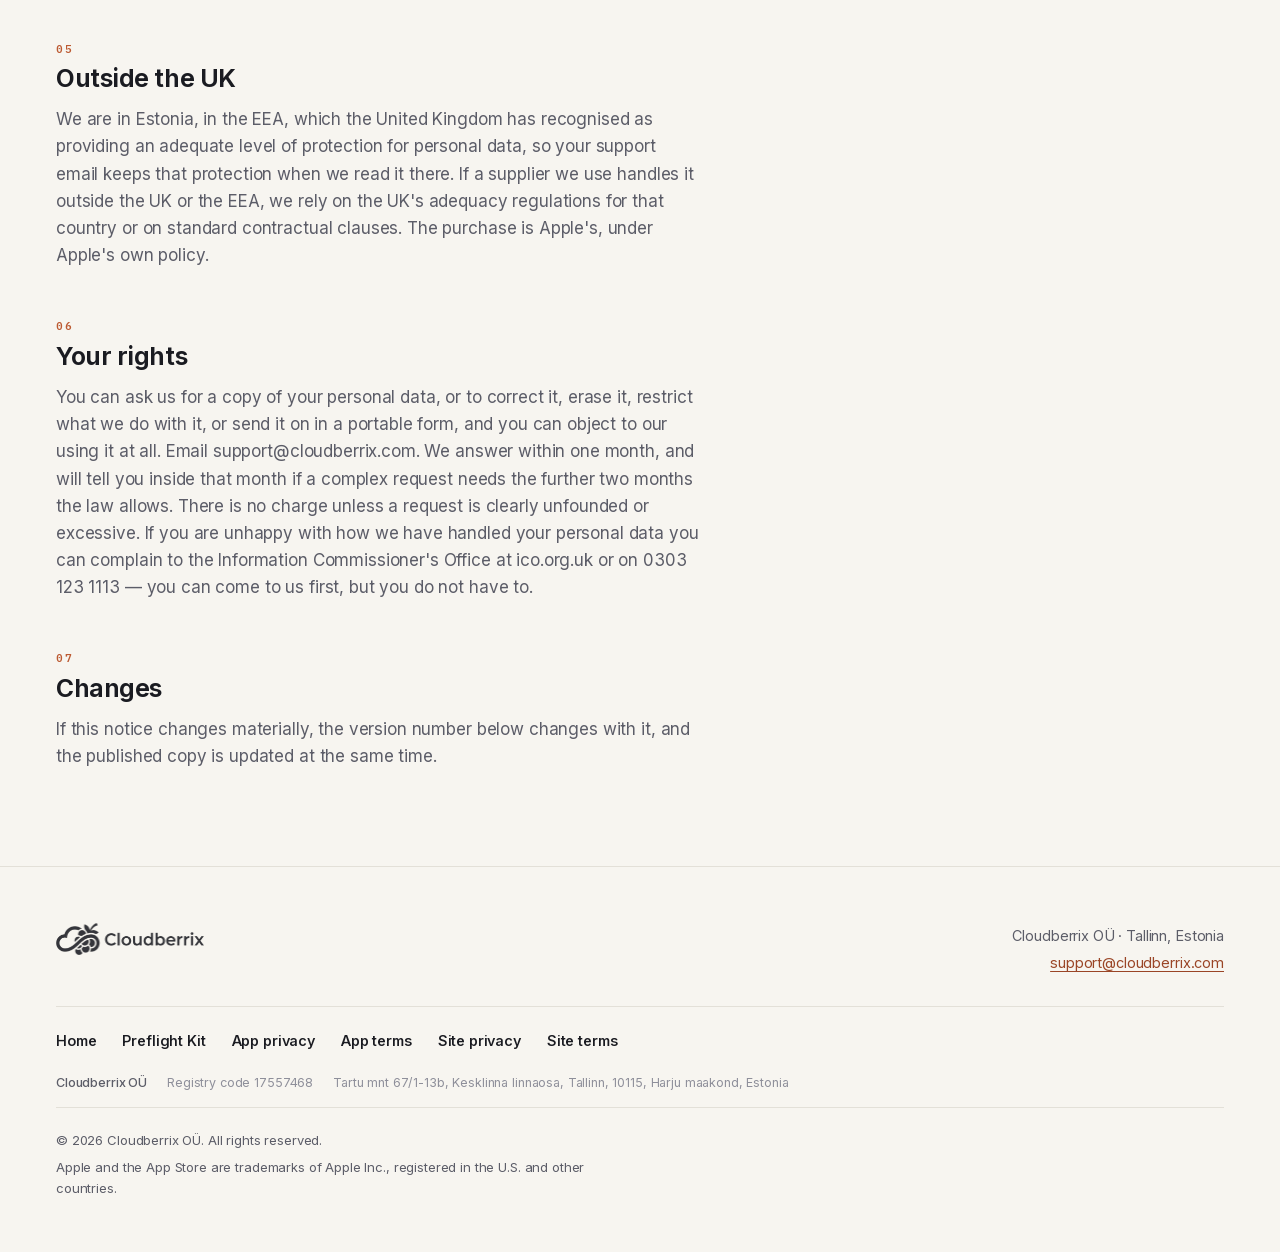
<file: preflight/privacy/index.html>
<!doctype html>
<html lang="en">
<head>
<meta charset="utf-8">
<meta name="viewport" content="width=device-width, initial-scale=1">
<title>Preflight Kit — Privacy notice</title>
<meta name="description" content="Preflight Kit&#x27;s privacy notice in full: no account, no analytics, no tracking, and nothing sent to us.">
<meta name="color-scheme" content="light">
<meta name="theme-color" content="#F7F5F0">
<link rel="canonical" href="https://cloudberrix.com/preflight/privacy/">
<meta property="og:title" content="Preflight Kit — Privacy notice">
<meta property="og:description" content="Preflight Kit&#x27;s privacy notice in full: no account, no analytics, no tracking, and nothing sent to us.">
<meta property="og:type" content="website">
<meta property="og:url" content="https://cloudberrix.com/preflight/privacy/">

<!-- GENERATED from the app's own bundled text. Do not edit by hand: edit
     PreflightCore/Sources/PreflightCore/Legal/ and re-run
     mockup-assets/build-legal.py, so the published text and the text a
     customer accepted in the app can never drift apart. -->

<link rel="stylesheet" href="/css/fonts.css">
<link rel="stylesheet" href="/css/site.css">
<script>document.documentElement.classList.add('js');</script>

<style>
/* ============================================================
   MOCKUP-ONLY. A product sub-page carries no site bar: one small
   way back in the corner, and the footer for everything else.
   The <header> stays in the markup because site.js reaches for
   .site-head without checking — see the README.
   ============================================================ */
.site-head { position: fixed; background: none; -webkit-backdrop-filter: none;
  backdrop-filter: none; border: 0; box-shadow: none; pointer-events: none;
  inset: 0 0 auto 0; height: 0; }
.site-head.is-scrolled { border-color: transparent; box-shadow: none; }
.pf-home {
  position: fixed;
  top: clamp(13px, 2vh, 22px);
  left: clamp(13px, 2.2vw, 28px);
  z-index: 60;
  pointer-events: auto;
  display: inline-flex;
  align-items: center;
  gap: 9px;
  padding: 9px 15px 9px 12px;
  border-radius: 999px;
  border: 1px solid var(--hairline);
  background: color-mix(in srgb, var(--bone) 84%, transparent);
  -webkit-backdrop-filter: saturate(1.4) blur(14px);
  backdrop-filter: saturate(1.4) blur(14px);
  font-family: var(--font-mono);
  font-weight: 600;
  font-size: 10px;
  letter-spacing: 0.15em;
  text-transform: uppercase;
  white-space: nowrap;
  color: var(--ink-soft);
  text-decoration: none;
  box-shadow: 0 1px 2px rgba(26, 27, 33, 0.05), 0 6px 20px rgba(26, 27, 33, 0.06);
  transition: color 0.25s var(--ease-out), border-color 0.25s var(--ease-out),
              box-shadow 0.25s var(--ease-out);
}
.pf-home:hover, .pf-home:focus-visible {
  color: var(--copper-deep);
  border-color: color-mix(in srgb, var(--copper) 42%, var(--hairline));
  box-shadow: 0 1px 2px rgba(26, 27, 33, 0.06), 0 10px 28px rgba(26, 27, 33, 0.09);
}
.pf-home i { font-style: normal; display: inline-block; transition: transform 0.25s var(--ease-out); }
.pf-home:hover i, .pf-home:focus-visible i { transform: translateX(-3px); }
@media (prefers-reduced-motion: reduce) { .pf-home, .pf-home i { transition: none; } }
/* nothing sticky at the top any more, so the masthead makes its own room
   and stays clear of the corner button */
.page-head { padding-top: clamp(92px, 12vh, 136px); }
</style>
</head>
<body>
<a class="skip-link" href="#main">Skip to content</a>

<header class="site-head">
  <a class="pf-home" href="/preflight/"><i aria-hidden="true">←</i> Preflight Kit</a>
</header>

<main id="main">

  <section class="page-head">
    <div class="shell">
      <p class="eyebrow">Preflight Kit · Legal</p>
      <h1>The app collects&nbsp;nothing.</h1>
      <p class="page-lede">Preflight Kit’s privacy notice, in full. The app bundles it rather than linking it, because an app whose whole pitch is that it needs no signal cannot put its privacy notice behind&nbsp;one.</p>
      <p class="page-stamp">Version 3 · the text bundled in the app</p>
    </div>
  </section>

  <section class="legal">
    <div class="shell">
      <div class="legal-body">
        <h2>Who we are</h2>
        <p>Preflight Kit is made by Cloudberrix OÜ, registry code 17557468, Tartu mnt 67/1-13b, Kesklinna linnaosa, 10115 Tallinn, Harju maakond, Estonia. We are the controller of the small amount of personal data this notice describes, and you can write to us at support@cloudberrix.com. Because the app is offered to people in the United Kingdom, the UK GDPR and the Data Protection Act 2018 apply to it.</p>
        <h2>What the app collects</h2>
        <p>Nothing. There is no account, no analytics, no crash reporting and no advertising, and the app sends nothing to us. Your aircraft, loadings, PLOGs, settings and your record of accepting the terms are held on your device: we cannot see them, and deleting the app deletes them. If iCloud Backup is on they may be included in your device backup, which is between you and Apple. Anything you send out of the app yourself — a load sheet, a PLOG, an aircraft file — goes wherever you send it, and we receive no copy.</p>
        <h2>If you email us</h2>
        <p>When you write to support@cloudberrix.com we receive your email address, what you write, and any device or app detail you include. We use it to answer you and to fix what you have reported, and nothing else; our lawful basis is our legitimate interest in supporting the app. It is held in our email system, seen only by the people who need it to help you, shared with no one, and never used for marketing. We keep it while your query is open and for no longer than two years after it is closed.</p>
        <h2>If you buy the unlock</h2>
        <p>Apple takes the payment as a separate and independent controller, under Apple&#x27;s own privacy policy. Cloudberrix OÜ never sees your card, your name or your Apple Account. The app asks Apple&#x27;s StoreKit whether this device holds the unlock — our legitimate interest in giving you what you paid for — and that is the only network request the app makes.</p>
        <h2>Outside the UK</h2>
        <p>We are in Estonia, in the EEA, which the United Kingdom has recognised as providing an adequate level of protection for personal data, so your support email keeps that protection when we read it there. If a supplier we use handles it outside the UK or the EEA, we rely on the UK&#x27;s adequacy regulations for that country or on standard contractual clauses. The purchase is Apple&#x27;s, under Apple&#x27;s own policy.</p>
        <h2>Your rights</h2>
        <p>You can ask us for a copy of your personal data, or to correct it, erase it, restrict what we do with it, or send it on in a portable form, and you can object to our using it at all. Email support@cloudberrix.com. We answer within one month, and will tell you inside that month if a complex request needs the further two months the law allows. There is no charge unless a request is clearly unfounded or excessive. If you are unhappy with how we have handled your personal data you can complain to the Information Commissioner&#x27;s Office at ico.org.uk or on 0303 123 1113 — you can come to us first, but you do not have to.</p>
        <h2>Changes</h2>
        <p>If this notice changes materially, the version number below changes with it, and the published copy is updated at the same time.</p>
      </div>
    </div>
  </section>

</main>

<footer class="site-foot">
  <div class="shell">
    <div class="foot-row">
      <img class="foot-logo" src="/assets/logo-full-ink.png" alt="Cloudberrix" width="148" height="31">
      <address class="foot-contact">
        Cloudberrix OÜ · Tallinn, Estonia<br>
        <a href="mailto:support@cloudberrix.com">support@cloudberrix.com</a>
      </address>
    </div>
    <div class="foot-links">
      <a href="/">Home</a>
      <a href="/preflight/">Preflight Kit</a>
      <a href="/preflight/privacy/">App privacy</a>
      <a href="/preflight/terms/">App terms</a>
      <a href="/privacy/">Site privacy</a>
      <a href="/terms/">Site terms</a>
    </div>
    <p class="imprint">
      <span><b>Cloudberrix OÜ</b></span>
      <span>Registry code 17557468</span>
      <span class="imprint-addr">Tartu mnt 67/1-13b, Kesklinna linnaosa, Tallinn, 10115, Harju maakond, Estonia</span>
    </p>
    <div class="foot-legal">
      <p>© <span id="year">2026</span> Cloudberrix OÜ. All rights reserved.</p>
      <p>Apple and the App Store are trademarks of Apple Inc., registered in the U.S. and other countries.</p>
    </div>
  </div>
</footer>

<script src="/js/site.js" defer></script>
</body>
</html>
</file>
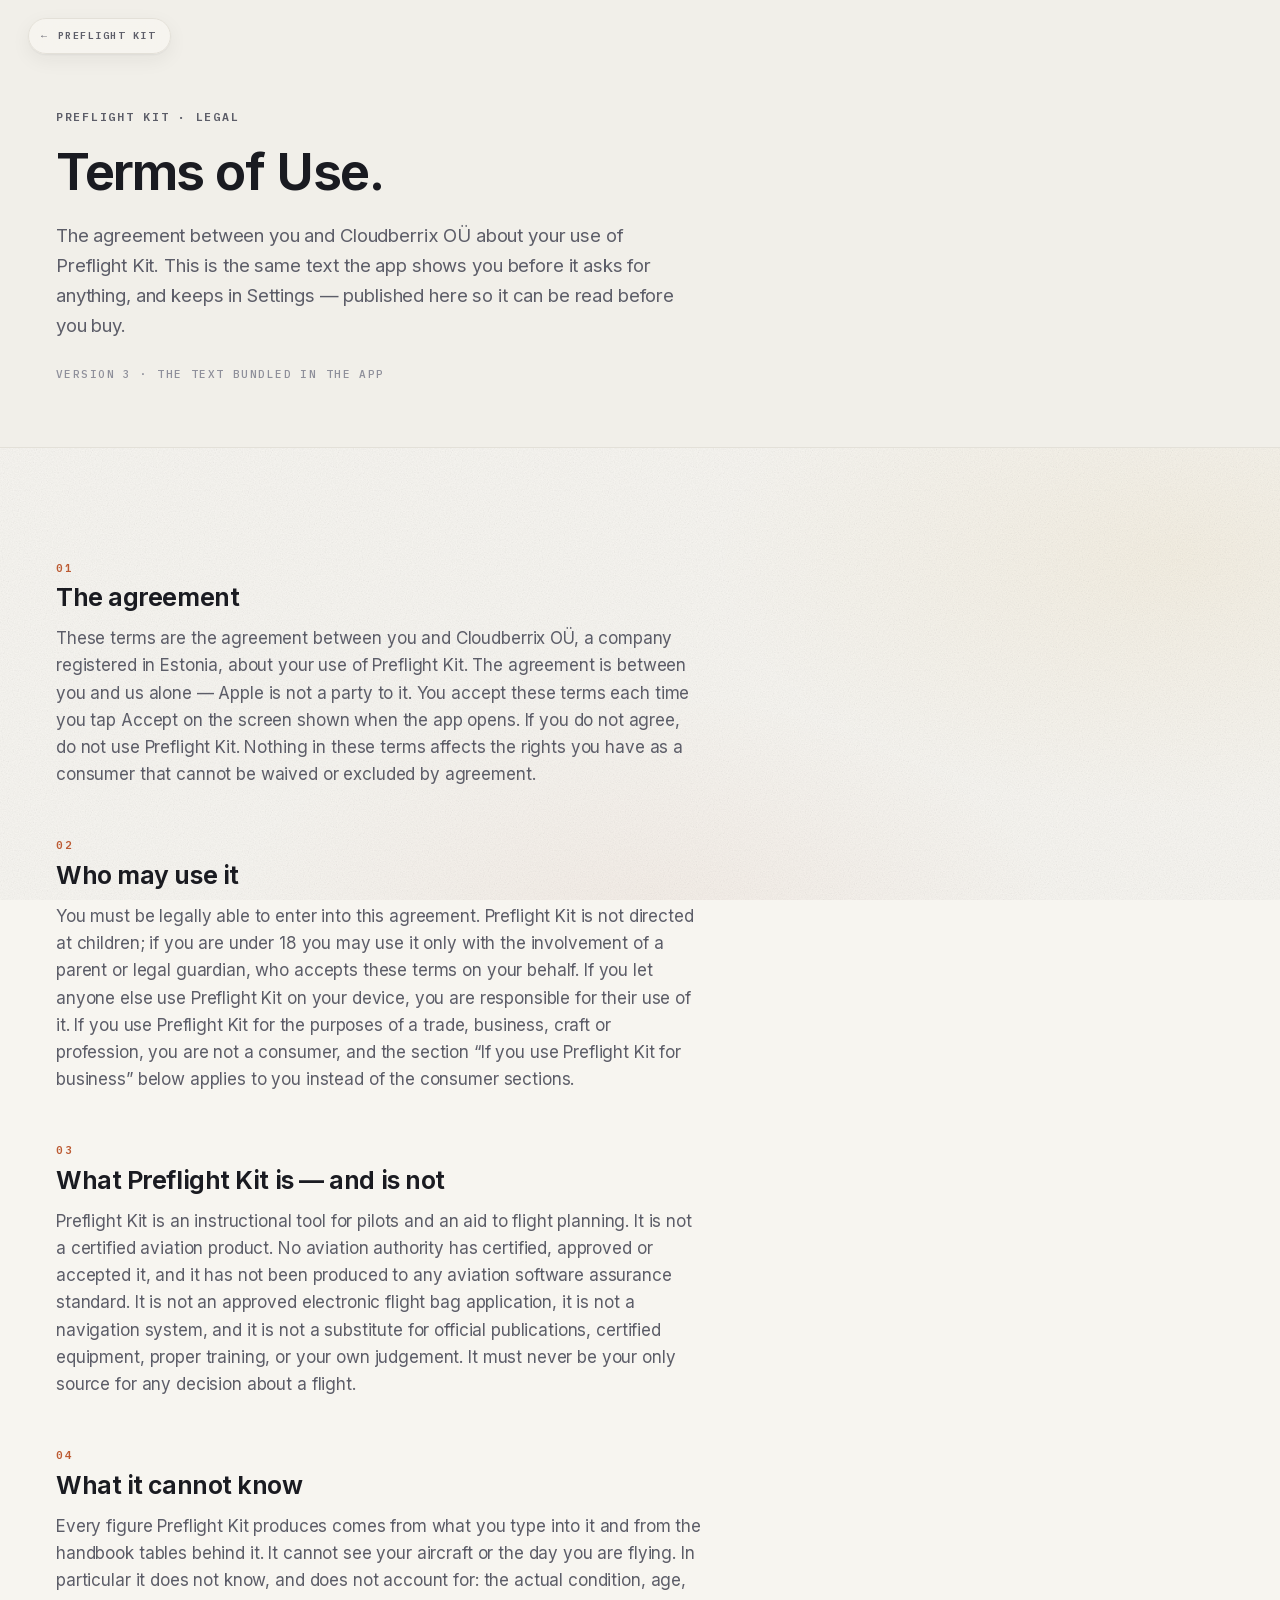
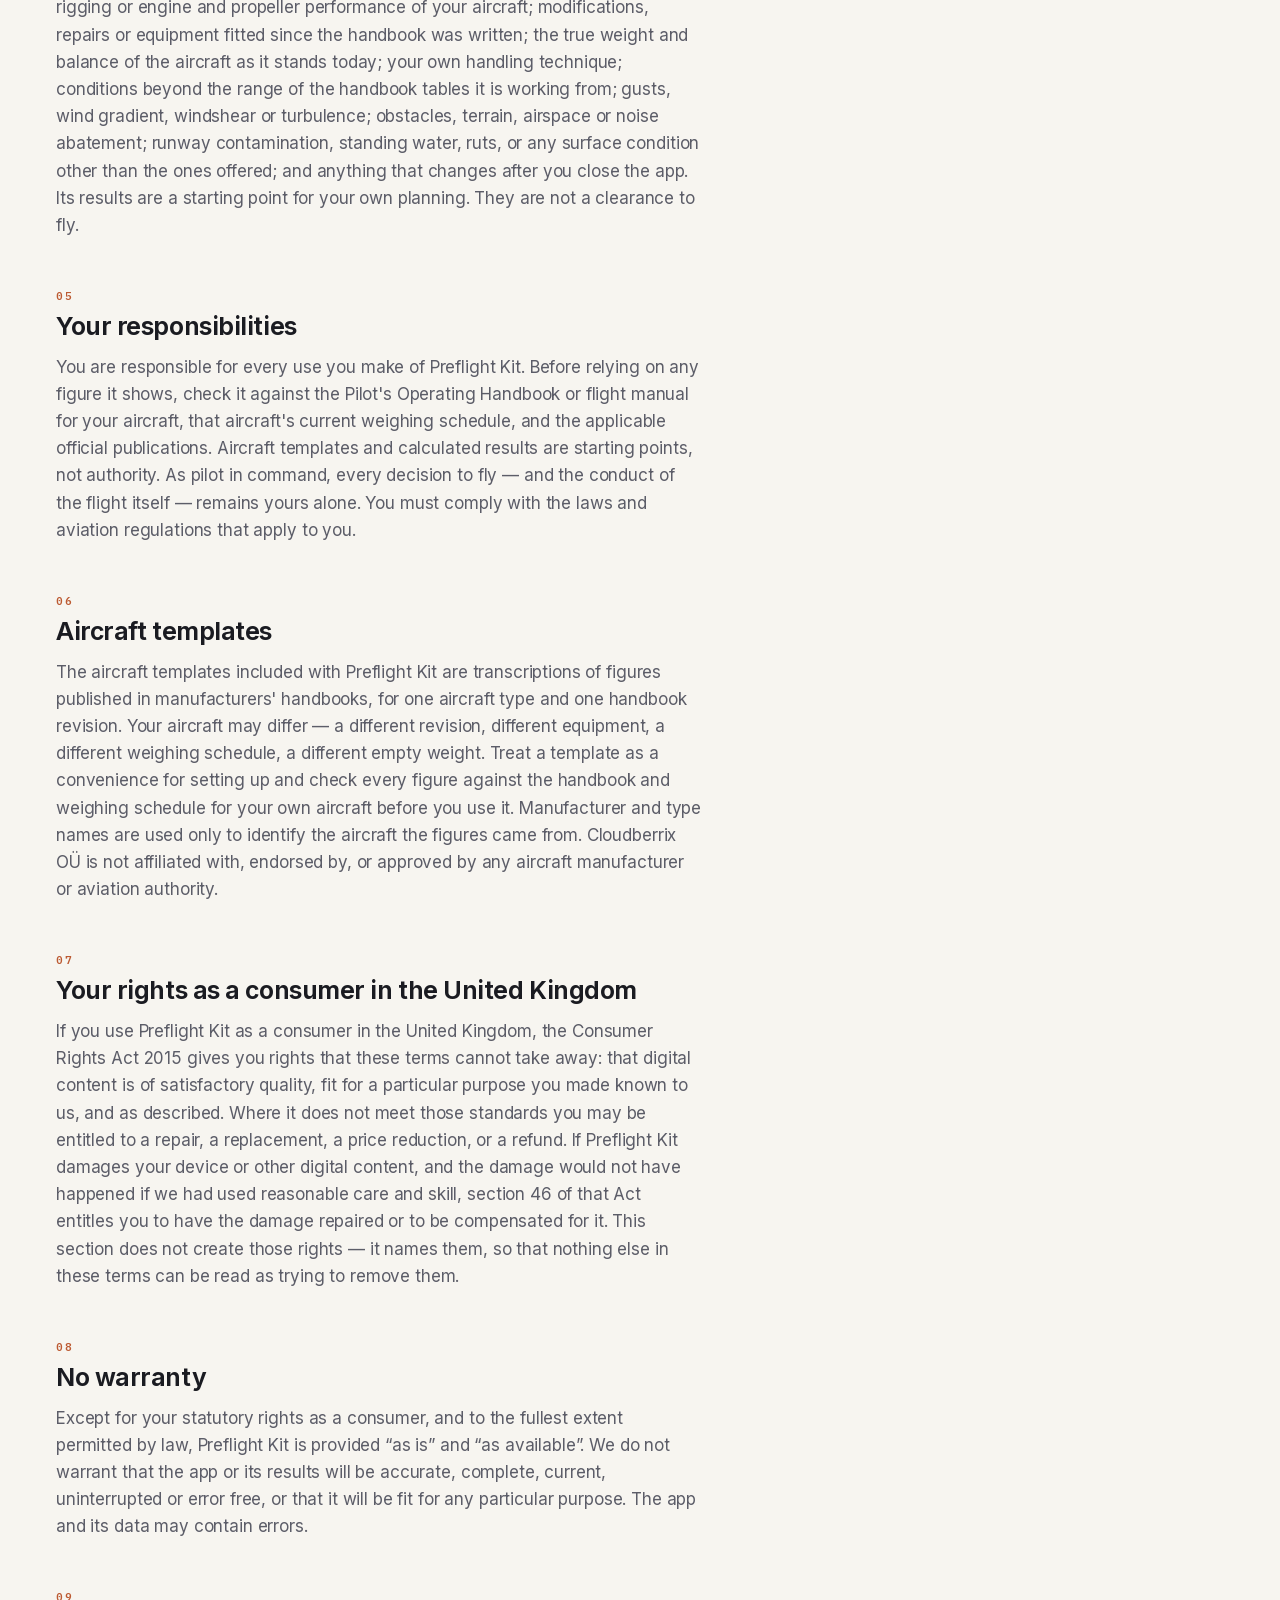
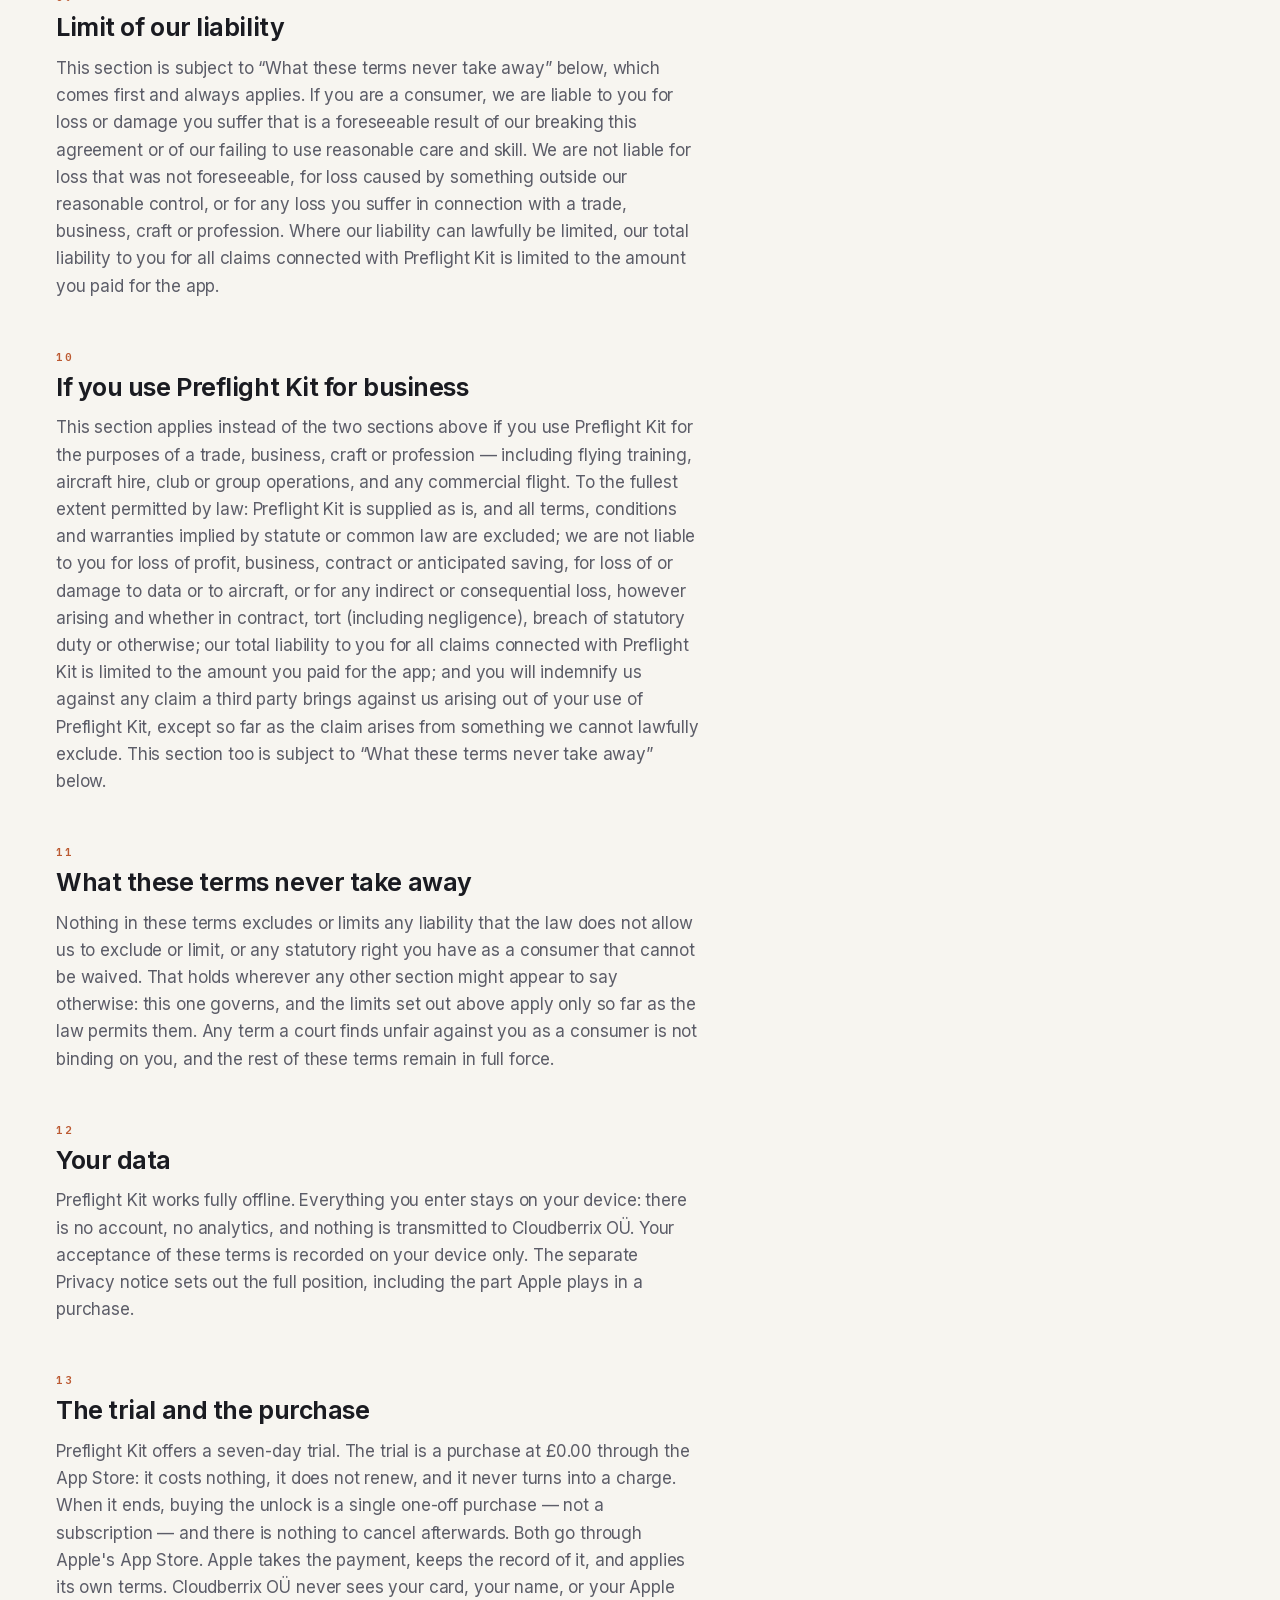
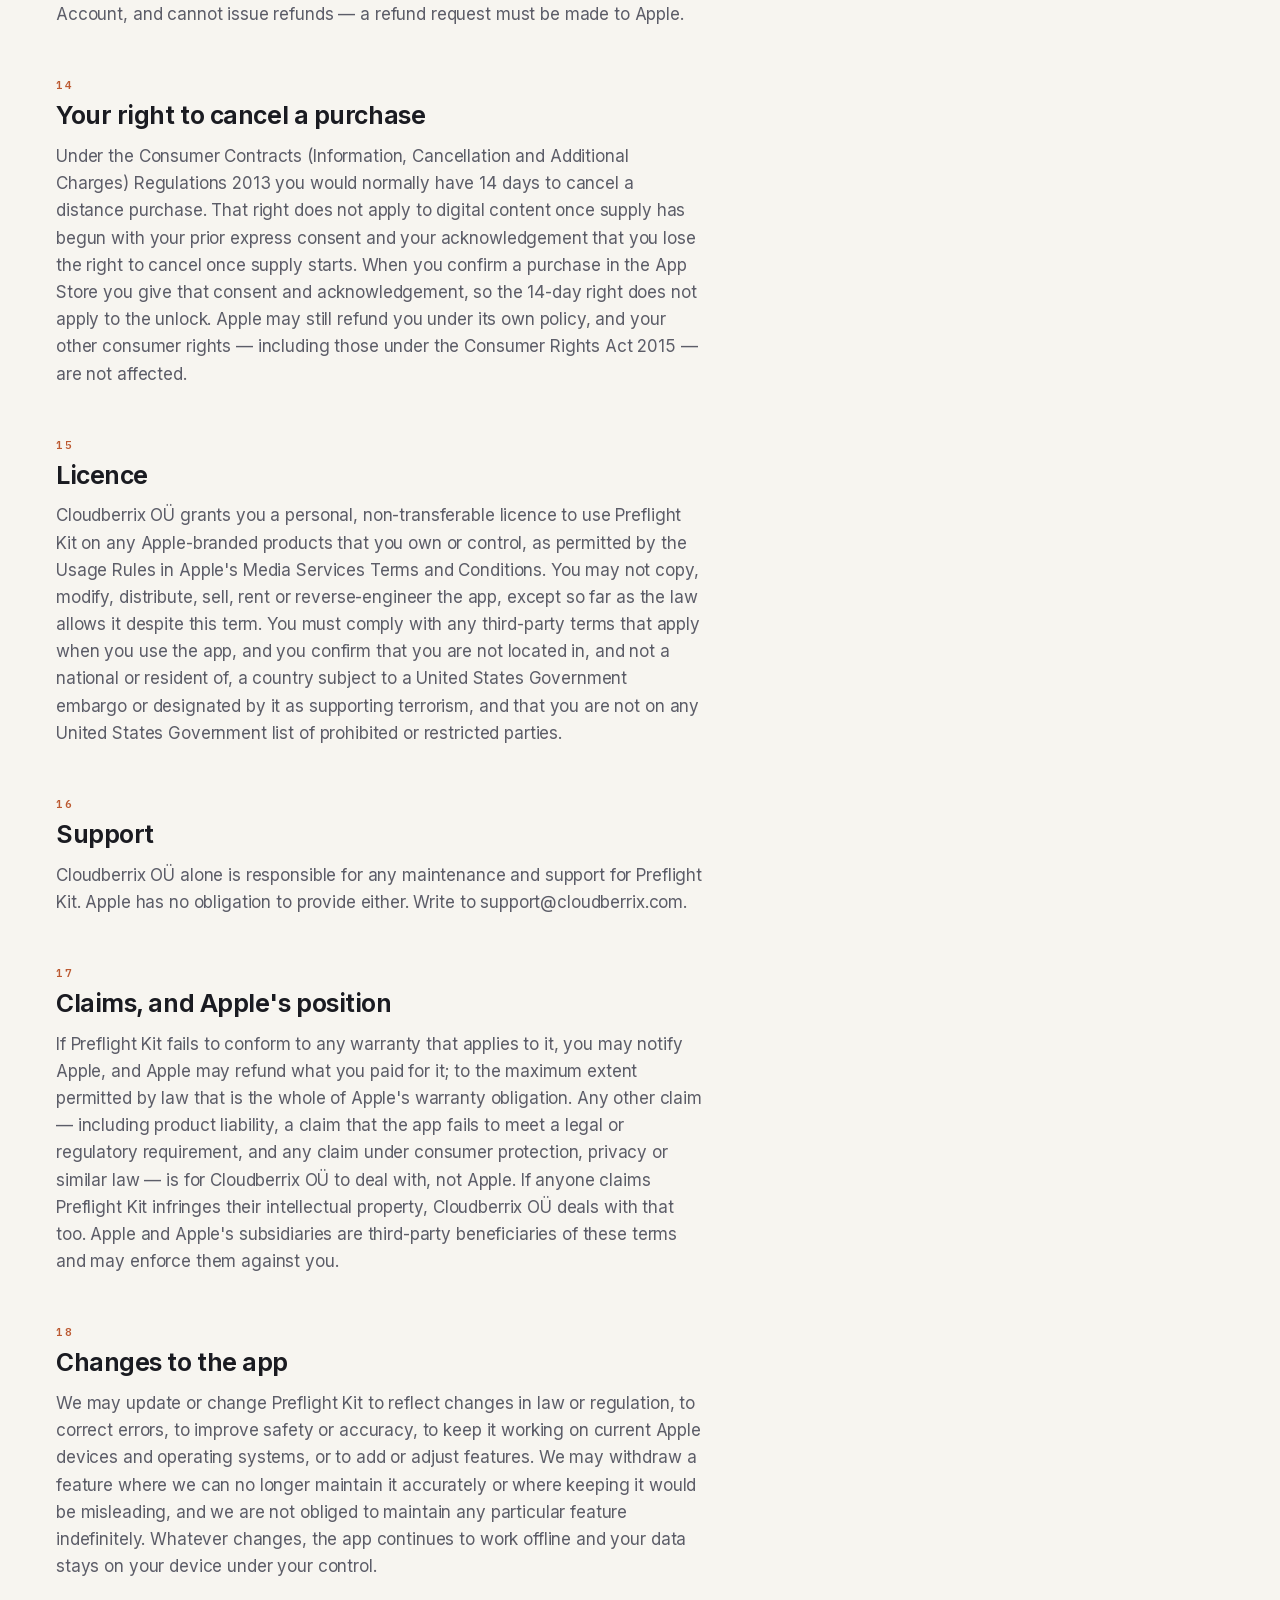
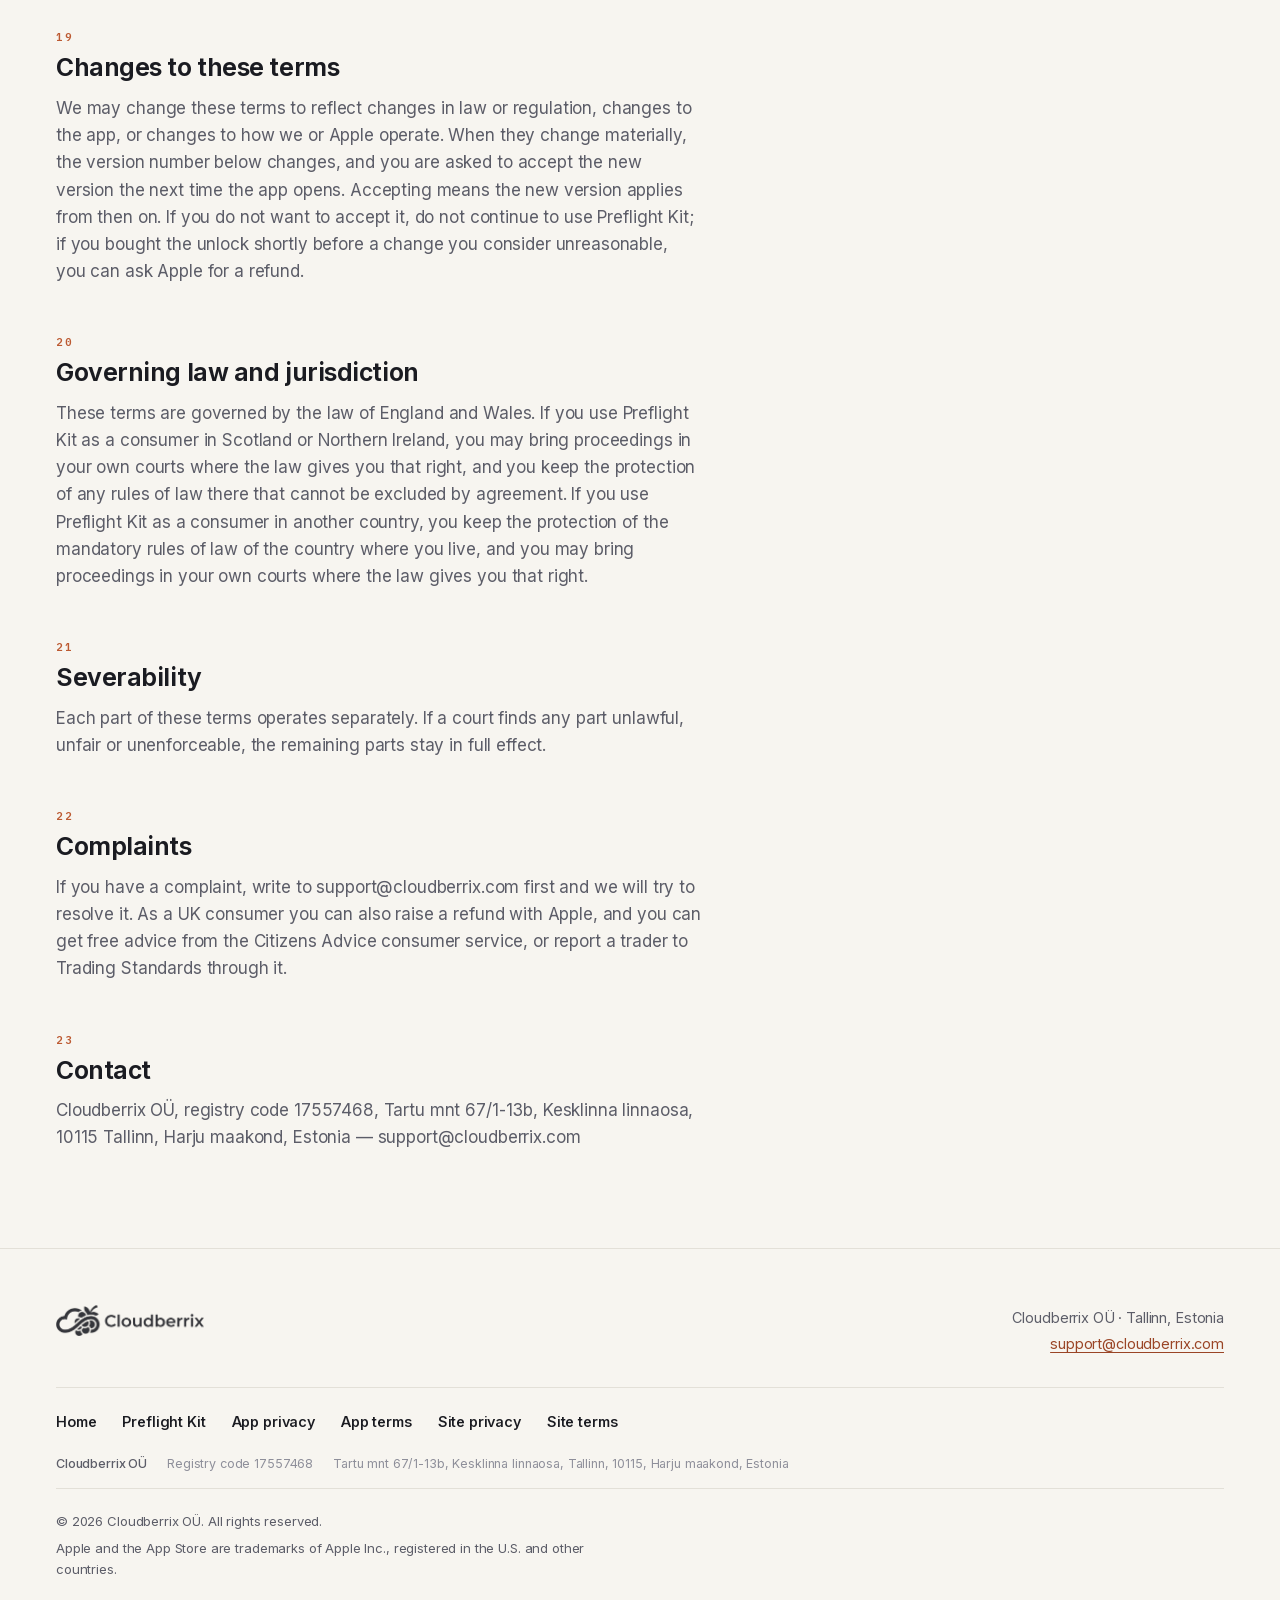
<file: preflight/terms/index.html>
<!doctype html>
<html lang="en">
<head>
<meta charset="utf-8">
<meta name="viewport" content="width=device-width, initial-scale=1">
<title>Preflight Kit — Terms of Use</title>
<meta name="description" content="The Terms of Use for Preflight Kit: the agreement between you and Cloudberrix OÜ, as bundled in the app.">
<meta name="color-scheme" content="light">
<meta name="theme-color" content="#F7F5F0">
<link rel="canonical" href="https://cloudberrix.com/preflight/terms/">
<meta property="og:title" content="Preflight Kit — Terms of Use">
<meta property="og:description" content="The Terms of Use for Preflight Kit: the agreement between you and Cloudberrix OÜ, as bundled in the app.">
<meta property="og:type" content="website">
<meta property="og:url" content="https://cloudberrix.com/preflight/terms/">

<!-- GENERATED from the app's own bundled text. Do not edit by hand: edit
     PreflightCore/Sources/PreflightCore/Legal/ and re-run
     mockup-assets/build-legal.py, so the published text and the text a
     customer accepted in the app can never drift apart. -->

<link rel="stylesheet" href="/css/fonts.css">
<link rel="stylesheet" href="/css/site.css">
<script>document.documentElement.classList.add('js');</script>

<style>
/* ============================================================
   MOCKUP-ONLY. A product sub-page carries no site bar: one small
   way back in the corner, and the footer for everything else.
   The <header> stays in the markup because site.js reaches for
   .site-head without checking — see the README.
   ============================================================ */
.site-head { position: fixed; background: none; -webkit-backdrop-filter: none;
  backdrop-filter: none; border: 0; box-shadow: none; pointer-events: none;
  inset: 0 0 auto 0; height: 0; }
.site-head.is-scrolled { border-color: transparent; box-shadow: none; }
.pf-home {
  position: fixed;
  top: clamp(13px, 2vh, 22px);
  left: clamp(13px, 2.2vw, 28px);
  z-index: 60;
  pointer-events: auto;
  display: inline-flex;
  align-items: center;
  gap: 9px;
  padding: 9px 15px 9px 12px;
  border-radius: 999px;
  border: 1px solid var(--hairline);
  background: color-mix(in srgb, var(--bone) 84%, transparent);
  -webkit-backdrop-filter: saturate(1.4) blur(14px);
  backdrop-filter: saturate(1.4) blur(14px);
  font-family: var(--font-mono);
  font-weight: 600;
  font-size: 10px;
  letter-spacing: 0.15em;
  text-transform: uppercase;
  white-space: nowrap;
  color: var(--ink-soft);
  text-decoration: none;
  box-shadow: 0 1px 2px rgba(26, 27, 33, 0.05), 0 6px 20px rgba(26, 27, 33, 0.06);
  transition: color 0.25s var(--ease-out), border-color 0.25s var(--ease-out),
              box-shadow 0.25s var(--ease-out);
}
.pf-home:hover, .pf-home:focus-visible {
  color: var(--copper-deep);
  border-color: color-mix(in srgb, var(--copper) 42%, var(--hairline));
  box-shadow: 0 1px 2px rgba(26, 27, 33, 0.06), 0 10px 28px rgba(26, 27, 33, 0.09);
}
.pf-home i { font-style: normal; display: inline-block; transition: transform 0.25s var(--ease-out); }
.pf-home:hover i, .pf-home:focus-visible i { transform: translateX(-3px); }
@media (prefers-reduced-motion: reduce) { .pf-home, .pf-home i { transition: none; } }
/* nothing sticky at the top any more, so the masthead makes its own room
   and stays clear of the corner button */
.page-head { padding-top: clamp(92px, 12vh, 136px); }
</style>
</head>
<body>
<a class="skip-link" href="#main">Skip to content</a>

<header class="site-head">
  <a class="pf-home" href="/preflight/"><i aria-hidden="true">←</i> Preflight Kit</a>
</header>

<main id="main">

  <section class="page-head">
    <div class="shell">
      <p class="eyebrow">Preflight Kit · Legal</p>
      <h1>Terms of&nbsp;Use.</h1>
      <p class="page-lede">The agreement between you and Cloudberrix&nbsp;OÜ about your use of Preflight&nbsp;Kit. This is the same text the app shows you before it asks for anything, and keeps in Settings — published here so it can be read before you buy.</p>
      <p class="page-stamp">Version 3 · the text bundled in the app</p>
    </div>
  </section>

  <section class="legal">
    <div class="shell">
      <div class="legal-body">
        <h2>The agreement</h2>
        <p>These terms are the agreement between you and Cloudberrix OÜ, a company registered in Estonia, about your use of Preflight Kit. The agreement is between you and us alone — Apple is not a party to it. You accept these terms each time you tap Accept on the screen shown when the app opens. If you do not agree, do not use Preflight Kit. Nothing in these terms affects the rights you have as a consumer that cannot be waived or excluded by agreement.</p>
        <h2>Who may use it</h2>
        <p>You must be legally able to enter into this agreement. Preflight Kit is not directed at children; if you are under 18 you may use it only with the involvement of a parent or legal guardian, who accepts these terms on your behalf. If you let anyone else use Preflight Kit on your device, you are responsible for their use of it. If you use Preflight Kit for the purposes of a trade, business, craft or profession, you are not a consumer, and the section “If you use Preflight Kit for business” below applies to you instead of the consumer sections.</p>
        <h2>What Preflight Kit is — and is not</h2>
        <p>Preflight Kit is an instructional tool for pilots and an aid to flight planning. It is not a certified aviation product. No aviation authority has certified, approved or accepted it, and it has not been produced to any aviation software assurance standard. It is not an approved electronic flight bag application, it is not a navigation system, and it is not a substitute for official publications, certified equipment, proper training, or your own judgement. It must never be your only source for any decision about a flight.</p>
        <h2>What it cannot know</h2>
        <p>Every figure Preflight Kit produces comes from what you type into it and from the handbook tables behind it. It cannot see your aircraft or the day you are flying. In particular it does not know, and does not account for: the actual condition, age, rigging or engine and propeller performance of your aircraft; modifications, repairs or equipment fitted since the handbook was written; the true weight and balance of the aircraft as it stands today; your own handling technique; conditions beyond the range of the handbook tables it is working from; gusts, wind gradient, windshear or turbulence; obstacles, terrain, airspace or noise abatement; runway contamination, standing water, ruts, or any surface condition other than the ones offered; and anything that changes after you close the app. Its results are a starting point for your own planning. They are not a clearance to fly.</p>
        <h2>Your responsibilities</h2>
        <p>You are responsible for every use you make of Preflight Kit. Before relying on any figure it shows, check it against the Pilot&#x27;s Operating Handbook or flight manual for your aircraft, that aircraft&#x27;s current weighing schedule, and the applicable official publications. Aircraft templates and calculated results are starting points, not authority. As pilot in command, every decision to fly — and the conduct of the flight itself — remains yours alone. You must comply with the laws and aviation regulations that apply to you.</p>
        <h2>Aircraft templates</h2>
        <p>The aircraft templates included with Preflight Kit are transcriptions of figures published in manufacturers&#x27; handbooks, for one aircraft type and one handbook revision. Your aircraft may differ — a different revision, different equipment, a different weighing schedule, a different empty weight. Treat a template as a convenience for setting up and check every figure against the handbook and weighing schedule for your own aircraft before you use it. Manufacturer and type names are used only to identify the aircraft the figures came from. Cloudberrix OÜ is not affiliated with, endorsed by, or approved by any aircraft manufacturer or aviation authority.</p>
        <h2>Your rights as a consumer in the United Kingdom</h2>
        <p>If you use Preflight Kit as a consumer in the United Kingdom, the Consumer Rights Act 2015 gives you rights that these terms cannot take away: that digital content is of satisfactory quality, fit for a particular purpose you made known to us, and as described. Where it does not meet those standards you may be entitled to a repair, a replacement, a price reduction, or a refund. If Preflight Kit damages your device or other digital content, and the damage would not have happened if we had used reasonable care and skill, section 46 of that Act entitles you to have the damage repaired or to be compensated for it. This section does not create those rights — it names them, so that nothing else in these terms can be read as trying to remove them.</p>
        <h2>No warranty</h2>
        <p>Except for your statutory rights as a consumer, and to the fullest extent permitted by law, Preflight Kit is provided “as is” and “as available”. We do not warrant that the app or its results will be accurate, complete, current, uninterrupted or error free, or that it will be fit for any particular purpose. The app and its data may contain errors.</p>
        <h2>Limit of our liability</h2>
        <p>This section is subject to “What these terms never take away” below, which comes first and always applies. If you are a consumer, we are liable to you for loss or damage you suffer that is a foreseeable result of our breaking this agreement or of our failing to use reasonable care and skill. We are not liable for loss that was not foreseeable, for loss caused by something outside our reasonable control, or for any loss you suffer in connection with a trade, business, craft or profession. Where our liability can lawfully be limited, our total liability to you for all claims connected with Preflight Kit is limited to the amount you paid for the app.</p>
        <h2>If you use Preflight Kit for business</h2>
        <p>This section applies instead of the two sections above if you use Preflight Kit for the purposes of a trade, business, craft or profession — including flying training, aircraft hire, club or group operations, and any commercial flight. To the fullest extent permitted by law: Preflight Kit is supplied as is, and all terms, conditions and warranties implied by statute or common law are excluded; we are not liable to you for loss of profit, business, contract or anticipated saving, for loss of or damage to data or to aircraft, or for any indirect or consequential loss, however arising and whether in contract, tort (including negligence), breach of statutory duty or otherwise; our total liability to you for all claims connected with Preflight Kit is limited to the amount you paid for the app; and you will indemnify us against any claim a third party brings against us arising out of your use of Preflight Kit, except so far as the claim arises from something we cannot lawfully exclude. This section too is subject to “What these terms never take away” below.</p>
        <h2>What these terms never take away</h2>
        <p>Nothing in these terms excludes or limits any liability that the law does not allow us to exclude or limit, or any statutory right you have as a consumer that cannot be waived. That holds wherever any other section might appear to say otherwise: this one governs, and the limits set out above apply only so far as the law permits them. Any term a court finds unfair against you as a consumer is not binding on you, and the rest of these terms remain in full force.</p>
        <h2>Your data</h2>
        <p>Preflight Kit works fully offline. Everything you enter stays on your device: there is no account, no analytics, and nothing is transmitted to Cloudberrix OÜ. Your acceptance of these terms is recorded on your device only. The separate Privacy notice sets out the full position, including the part Apple plays in a purchase.</p>
        <h2>The trial and the purchase</h2>
        <p>Preflight Kit offers a seven-day trial. The trial is a purchase at £0.00 through the App Store: it costs nothing, it does not renew, and it never turns into a charge. When it ends, buying the unlock is a single one-off purchase — not a subscription — and there is nothing to cancel afterwards. Both go through Apple&#x27;s App Store. Apple takes the payment, keeps the record of it, and applies its own terms. Cloudberrix OÜ never sees your card, your name, or your Apple Account, and cannot issue refunds — a refund request must be made to Apple.</p>
        <h2>Your right to cancel a purchase</h2>
        <p>Under the Consumer Contracts (Information, Cancellation and Additional Charges) Regulations 2013 you would normally have 14 days to cancel a distance purchase. That right does not apply to digital content once supply has begun with your prior express consent and your acknowledgement that you lose the right to cancel once supply starts. When you confirm a purchase in the App Store you give that consent and acknowledgement, so the 14-day right does not apply to the unlock. Apple may still refund you under its own policy, and your other consumer rights — including those under the Consumer Rights Act 2015 — are not affected.</p>
        <h2>Licence</h2>
        <p>Cloudberrix OÜ grants you a personal, non-transferable licence to use Preflight Kit on any Apple-branded products that you own or control, as permitted by the Usage Rules in Apple&#x27;s Media Services Terms and Conditions. You may not copy, modify, distribute, sell, rent or reverse-engineer the app, except so far as the law allows it despite this term. You must comply with any third-party terms that apply when you use the app, and you confirm that you are not located in, and not a national or resident of, a country subject to a United States Government embargo or designated by it as supporting terrorism, and that you are not on any United States Government list of prohibited or restricted parties.</p>
        <h2>Support</h2>
        <p>Cloudberrix OÜ alone is responsible for any maintenance and support for Preflight Kit. Apple has no obligation to provide either. Write to support@cloudberrix.com.</p>
        <h2>Claims, and Apple&#x27;s position</h2>
        <p>If Preflight Kit fails to conform to any warranty that applies to it, you may notify Apple, and Apple may refund what you paid for it; to the maximum extent permitted by law that is the whole of Apple&#x27;s warranty obligation. Any other claim — including product liability, a claim that the app fails to meet a legal or regulatory requirement, and any claim under consumer protection, privacy or similar law — is for Cloudberrix OÜ to deal with, not Apple. If anyone claims Preflight Kit infringes their intellectual property, Cloudberrix OÜ deals with that too. Apple and Apple&#x27;s subsidiaries are third-party beneficiaries of these terms and may enforce them against you.</p>
        <h2>Changes to the app</h2>
        <p>We may update or change Preflight Kit to reflect changes in law or regulation, to correct errors, to improve safety or accuracy, to keep it working on current Apple devices and operating systems, or to add or adjust features. We may withdraw a feature where we can no longer maintain it accurately or where keeping it would be misleading, and we are not obliged to maintain any particular feature indefinitely. Whatever changes, the app continues to work offline and your data stays on your device under your control.</p>
        <h2>Changes to these terms</h2>
        <p>We may change these terms to reflect changes in law or regulation, changes to the app, or changes to how we or Apple operate. When they change materially, the version number below changes, and you are asked to accept the new version the next time the app opens. Accepting means the new version applies from then on. If you do not want to accept it, do not continue to use Preflight Kit; if you bought the unlock shortly before a change you consider unreasonable, you can ask Apple for a refund.</p>
        <h2>Governing law and jurisdiction</h2>
        <p>These terms are governed by the law of England and Wales. If you use Preflight Kit as a consumer in Scotland or Northern Ireland, you may bring proceedings in your own courts where the law gives you that right, and you keep the protection of any rules of law there that cannot be excluded by agreement. If you use Preflight Kit as a consumer in another country, you keep the protection of the mandatory rules of law of the country where you live, and you may bring proceedings in your own courts where the law gives you that right.</p>
        <h2>Severability</h2>
        <p>Each part of these terms operates separately. If a court finds any part unlawful, unfair or unenforceable, the remaining parts stay in full effect.</p>
        <h2>Complaints</h2>
        <p>If you have a complaint, write to support@cloudberrix.com first and we will try to resolve it. As a UK consumer you can also raise a refund with Apple, and you can get free advice from the Citizens Advice consumer service, or report a trader to Trading Standards through it.</p>
        <h2>Contact</h2>
        <p>Cloudberrix OÜ, registry code 17557468, Tartu mnt 67/1-13b, Kesklinna linnaosa, 10115 Tallinn, Harju maakond, Estonia — support@cloudberrix.com</p>
      </div>
    </div>
  </section>

</main>

<footer class="site-foot">
  <div class="shell">
    <div class="foot-row">
      <img class="foot-logo" src="/assets/logo-full-ink.png" alt="Cloudberrix" width="148" height="31">
      <address class="foot-contact">
        Cloudberrix OÜ · Tallinn, Estonia<br>
        <a href="mailto:support@cloudberrix.com">support@cloudberrix.com</a>
      </address>
    </div>
    <div class="foot-links">
      <a href="/">Home</a>
      <a href="/preflight/">Preflight Kit</a>
      <a href="/preflight/privacy/">App privacy</a>
      <a href="/preflight/terms/">App terms</a>
      <a href="/privacy/">Site privacy</a>
      <a href="/terms/">Site terms</a>
    </div>
    <p class="imprint">
      <span><b>Cloudberrix OÜ</b></span>
      <span>Registry code 17557468</span>
      <span class="imprint-addr">Tartu mnt 67/1-13b, Kesklinna linnaosa, Tallinn, 10115, Harju maakond, Estonia</span>
    </p>
    <div class="foot-legal">
      <p>© <span id="year">2026</span> Cloudberrix OÜ. All rights reserved.</p>
      <p>Apple and the App Store are trademarks of Apple Inc., registered in the U.S. and other countries.</p>
    </div>
  </div>
</footer>

<script src="/js/site.js" defer></script>
</body>
</html>
</file>
<file: css/fonts.css>
/* Self-hosted: Inter variable (display + body) + IBM Plex Mono (utility). */
@font-face {
  font-family: 'Inter';
  font-style: normal;
  font-weight: 100 900;
  font-display: swap;
  src: url('../assets/fonts/inter-var-latin.woff2') format('woff2');
  unicode-range: U+0000-00FF, U+0131, U+0152-0153, U+02BB-02BC, U+02C6, U+02DA, U+02DC, U+0304, U+0308, U+0329, U+2000-206F, U+20AC, U+2122, U+2191, U+2193, U+2212, U+2215, U+FEFF, U+FFFD;
}
@font-face {
  font-family: 'IBM Plex Mono';
  font-style: normal;
  font-weight: 400;
  font-display: swap;
  src: url('../assets/fonts/ibmplexmono-400-cyrillic.woff2') format('woff2');
  unicode-range: U+0301, U+0400-045F, U+0490-0491, U+04B0-04B1, U+2116;
}
@font-face {
  font-family: 'IBM Plex Mono';
  font-style: normal;
  font-weight: 400;
  font-display: swap;
  src: url('../assets/fonts/ibmplexmono-400-latin.woff2') format('woff2');
  unicode-range: U+0000-00FF, U+0131, U+0152-0153, U+02BB-02BC, U+02C6, U+02DA, U+02DC, U+0304, U+0308, U+0329, U+2000-206F, U+20AC, U+2122, U+2191, U+2193, U+2212, U+2215, U+FEFF, U+FFFD;
}
@font-face {
  font-family: 'IBM Plex Mono';
  font-style: normal;
  font-weight: 500;
  font-display: swap;
  src: url('../assets/fonts/ibmplexmono-500-cyrillic.woff2') format('woff2');
  unicode-range: U+0301, U+0400-045F, U+0490-0491, U+04B0-04B1, U+2116;
}
@font-face {
  font-family: 'IBM Plex Mono';
  font-style: normal;
  font-weight: 500;
  font-display: swap;
  src: url('../assets/fonts/ibmplexmono-500-latin.woff2') format('woff2');
  unicode-range: U+0000-00FF, U+0131, U+0152-0153, U+02BB-02BC, U+02C6, U+02DA, U+02DC, U+0304, U+0308, U+0329, U+2000-206F, U+20AC, U+2122, U+2191, U+2193, U+2212, U+2215, U+FEFF, U+FFFD;
}
@font-face {
  font-family: 'IBM Plex Mono';
  font-style: normal;
  font-weight: 600;
  font-display: swap;
  src: url('../assets/fonts/ibmplexmono-600-cyrillic.woff2') format('woff2');
  unicode-range: U+0301, U+0400-045F, U+0490-0491, U+04B0-04B1, U+2116;
}
@font-face {
  font-family: 'IBM Plex Mono';
  font-style: normal;
  font-weight: 600;
  font-display: swap;
  src: url('../assets/fonts/ibmplexmono-600-latin.woff2') format('woff2');
  unicode-range: U+0000-00FF, U+0131, U+0152-0153, U+02BB-02BC, U+02C6, U+02DA, U+02DC, U+0304, U+0308, U+0329, U+2000-206F, U+20AC, U+2122, U+2191, U+2193, U+2212, U+2215, U+FEFF, U+FFFD;
}
</file>
<file: css/home.css>
/* ============================================================
   Cloudberrix — the home page.
   The home page has its own stylesheet; site.css serves the inner pages
   (legal, Preflight Kit, BONKERS). One grid, one type voice, nothing
   decorative that does not carry information. The lit device stage is
   the only picture, and it sits in the first frame so the page opens on
   what the studio makes.
   ============================================================ */

:root {
  color-scheme: light;
  --bone: #F7F5F0;
  --sheet: #FFFFFF;
  --hairline: #E3E0D8;
  --ink: #1A1B21;
  --ink-soft: #5C5D68;
  --ink-faint: #8E8F9A;
  --copper: #BC5A32;
  --copper-deep: #9A4526;

  --font-display: 'Inter', -apple-system, BlinkMacSystemFont, 'SF Pro Display', 'Segoe UI', sans-serif;
  --font-body: 'Inter', -apple-system, BlinkMacSystemFont, 'SF Pro Text', 'Segoe UI', Roboto, 'Helvetica Neue', Arial, sans-serif;
  --font-mono: 'IBM Plex Mono', ui-monospace, 'SF Mono', SFMono-Regular, Menlo, monospace;

  --g: clamp(20px, 4vw, 40px);       /* page gutter */
  --content: 1200px;
  --ease: cubic-bezier(0.2, 0.7, 0.2, 1);
}

*, *::before, *::after { box-sizing: border-box; }
html { scroll-behavior: smooth; }
body {
  margin: 0;
  background: var(--bone);
  color: var(--ink);
  font-family: var(--font-body);
  font-size: 17px;
  line-height: 1.6;
  letter-spacing: -0.008em;
  -webkit-font-smoothing: antialiased;
  text-rendering: optimizeLegibility;
}
img { display: block; max-width: 100%; height: auto; }
a { color: inherit; }
h1, h2 { font-family: var(--font-display); margin: 0; }

.skip-link {
  position: absolute;
  left: 16px;
  top: -48px;
  z-index: 100;
  background: var(--ink);
  color: #fff;
  padding: 10px 16px;
  border-radius: 999px;
  font-size: 14px;
  text-decoration: none;
  transition: top 0.2s var(--ease);
}
.skip-link:focus-visible { top: 12px; }

.shell {
  width: 100%;
  max-width: calc(var(--content) + 2 * var(--g));
  margin: 0 auto;
  padding: 0 var(--g);
}

/* the one small voice: section labels and device captions */
.label {
  margin: 0;
  font-family: var(--font-mono);
  font-weight: 600;
  font-size: 11px;
  letter-spacing: 0.14em;
  text-transform: uppercase;
  color: var(--ink-faint);
}

/* ------------------------------------------------ header */
.head {
  position: sticky;
  top: 0;
  z-index: 50;
  background: rgba(247, 245, 240, 0.82);
  -webkit-backdrop-filter: saturate(1.4) blur(14px);
          backdrop-filter: saturate(1.4) blur(14px);
  border-bottom: 1px solid transparent;
  transition: border-color 0.3s var(--ease);
}
.head.is-scrolled { border-bottom-color: var(--hairline); }
.head-row {
  display: flex;
  align-items: center;
  justify-content: space-between;
  height: 64px;
}
.logo img { width: 138px; }
.nav { display: flex; gap: 28px; }
.nav a {
  font-size: 14px;
  font-weight: 520;
  text-decoration: none;
  color: var(--ink-soft);
  transition: color 0.2s var(--ease);
}
.nav a:hover { color: var(--ink); }

/* ------------------------------------------------ hero
   Words left, the lit stage right, running off the page edge. Header +
   hero own the first frame exactly. */
.hero { overflow-x: clip; }
.hero-grid {
  display: grid;
  grid-template-columns: minmax(0, 0.86fr) minmax(0, 1.14fr);
  gap: clamp(32px, 5vw, 80px);
  align-items: center;
  min-height: calc(100svh - 64px);
  padding-block: clamp(40px, 6vh, 72px);
}
.hero-text .label { margin-bottom: 26px; }
.hero h1 {
  font-size: clamp(2.6rem, 4.7vw, 4.6rem);
  font-weight: 660;
  line-height: 1.02;
  letter-spacing: -0.04em;
  max-width: 11ch;
  text-wrap: balance;
}
.lede {
  margin: 24px 0 0;
  max-width: 22em;
  font-size: clamp(1.1rem, 1.45vw, 1.3rem);
  line-height: 1.5;
  color: var(--ink-soft);
  text-wrap: balance;
}
.actions {
  display: flex;
  flex-wrap: wrap;
  align-items: center;
  gap: 14px 26px;
  margin-top: 36px;
}
.btn {
  display: inline-flex;
  align-items: center;
  height: 46px;
  padding: 0 24px;
  border-radius: 999px;
  background: var(--ink);
  color: #fff;
  font-size: 15px;
  font-weight: 560;
  text-decoration: none;
  transition: background 0.2s var(--ease), transform 0.2s var(--ease);
}
.btn:hover { background: #000; transform: translateY(-1px); }
.more {
  font-size: 15px;
  font-weight: 560;
  text-decoration: none;
  color: var(--ink);
}
.more span, .mail span { display: inline-block; transition: transform 0.25s var(--ease); }
.more:hover span, .mail:hover span { transform: translateX(3px); }

/* ------------------------------------------------ bands
   Every section below the hero sits on the same grid: a narrow label
   column and one content column, separated from the band above by a
   hairline. Nothing else marks a section. */
.band { padding-block: clamp(64px, 9vh, 112px); }
.band-grid {
  display: grid;
  grid-template-columns: minmax(0, 3fr) minmax(0, 9fr);
  gap: 24px clamp(24px, 4vw, 64px);
  padding-top: clamp(28px, 4vh, 40px);
  border-top: 1px solid var(--hairline);
}
.band-grid > .label { padding-top: 0.9em; }
.band h2 {
  font-size: clamp(2.05rem, 3.7vw, 3.35rem);
  font-weight: 650;
  line-height: 1.06;
  letter-spacing: -0.032em;
  max-width: 17ch;
  text-wrap: balance;
}
.body-lg {
  margin: 26px 0 0;
  max-width: 31em;
  font-size: clamp(1.08rem, 1.4vw, 1.28rem);
  line-height: 1.55;
  color: var(--ink-soft);
  text-wrap: pretty;
}
.goal { color: var(--copper-deep); font-weight: 560; }

.mail {
  display: inline-flex;
  align-items: baseline;
  gap: 0.35em;
  margin-top: 40px;
  padding-bottom: 6px;
  border-bottom: 1px solid var(--hairline);
  font-family: var(--font-display);
  font-size: clamp(1.45rem, 3vw, 2.4rem);
  font-weight: 620;
  letter-spacing: -0.025em;
  text-decoration: none;
  color: var(--copper-deep);
  transition: border-color 0.25s var(--ease);
}
.mail:hover { border-bottom-color: var(--copper); }
.mail span { font-weight: 400; color: var(--copper); }

/* ------------------------------------------------ footer */
.foot { padding-block: 0 44px; }
.foot-top {
  display: flex;
  align-items: center;
  justify-content: space-between;
  gap: 20px;
  padding-block: 32px 26px;
  border-top: 1px solid var(--hairline);
}
.foot-top img { width: 124px; }
.foot-links { display: flex; gap: 24px; }
.foot-links a {
  font-size: 13.5px;
  font-weight: 520;
  text-decoration: none;
  color: var(--ink-soft);
}
.foot-links a:hover { color: var(--ink); }
.imprint {
  display: flex;
  flex-wrap: wrap;
  gap: 4px 18px;
  margin: 0;
  font-size: 12.5px;
  line-height: 1.6;
  color: var(--ink-faint);
}
.imprint b { font-weight: 600; color: var(--ink-soft); }

/* ------------------------------------------------ arrival
   One soft rise as things come into view. That is all the motion there
   is, besides the devices drifting a few pixels as the hero scrolls. */
.js .reveal {
  opacity: 0;
  transform: translateY(14px);
  transition: opacity 0.8s var(--ease), transform 0.8s var(--ease);
  transition-delay: var(--d, 0s);
}
.js .reveal.in { opacity: 1; transform: none; }

/* ---------- the stage: three devices, one light.
   --sw is the stage's own measured width (site.js writes it), so every
   frame is a fraction of the stage and the composition scales as one
   picture: laptop grounded at the left, phone standing in front of its
   right shoulder, browser floating clear at the top right.

   Every screen is a window onto the same copper dawn (--wall). site.js
   sizes the field to the whole stage and shows each screen its own slice,
   re-cut as the devices drift, so the light holds still behind them.
   Copper and dusk only — no amber, because nothing here is a release.

   The column's right edge is pulled onto the viewport edge at every
   width, so the browser's crop is a constant property of the
   composition rather than an accident of the window. */
.stage-col {
  margin-right: calc(-1 * ((100vw - min(calc(var(--content) + 2 * var(--g)), 100vw)) / 2 + var(--g)));
}
.product-stage {
  position: relative;
  aspect-ratio: 1.22;
  /* fallback until site.js measures; keeps the frames sane without JS */
  --sw: min(700px, 58vw);
  --wall:
    radial-gradient(34% 26% at 47% 88%, #FFE6CC 0%, rgba(255, 196, 148, 0.8) 30%, rgba(255, 170, 120, 0) 100%),
    radial-gradient(68% 52% at 46% 92%, rgba(232, 128, 76, 0.95) 0%, rgba(188, 90, 50, 0.72) 42%, rgba(188, 90, 50, 0) 78%),
    radial-gradient(58% 48% at 86% 10%, rgba(214, 120, 108, 0.78) 0%, rgba(214, 120, 108, 0) 72%),
    radial-gradient(40% 34% at 64% 40%, rgba(200, 96, 62, 0.45) 0%, rgba(200, 96, 62, 0) 74%),
    radial-gradient(46% 50% at 6% 40%, rgba(128, 54, 66, 0.6) 0%, rgba(128, 54, 66, 0) 72%),
    linear-gradient(180deg, #1B1519 0%, #2A1A1D 38%, #4B231B 68%, #7C3421 100%);
}
/* the horizon the devices stand on */
.product-stage::before {
  content: '';
  position: absolute;
  left: 0;
  right: 0;
  bottom: 0;
  height: 1px;
  background: var(--hairline);
}
/* the glow the screens throw into the room */
.product-stage::after {
  content: '';
  position: absolute;
  z-index: 0;
  left: 8%;
  top: 6%;
  width: 96%;
  aspect-ratio: 1.3;
  background: radial-gradient(closest-side, rgba(214, 112, 64, 0.20) 0%, rgba(188, 90, 50, 0.09) 48%, rgba(188, 90, 50, 0) 76%);
  pointer-events: none;
  transform: translateY(var(--wy, 0px));
}
/* and the pool it leaves on the table */
.stage-floor {
  position: absolute;
  z-index: 0;
  left: 0;
  right: 4%;
  bottom: -9%;
  height: 20%;
  background: radial-gradient(closest-side, rgba(226, 124, 72, 0.30) 0%, rgba(226, 124, 72, 0.10) 50%, rgba(226, 124, 72, 0) 100%);
  pointer-events: none;
}

.stage-fig { position: absolute; margin: 0; }
.fig-desktop { left: 0; bottom: 0; z-index: 1; }
.fig-mobile { left: 46%; bottom: 0; z-index: 3; }
.fig-web { left: 58%; top: 2%; z-index: 2; }

/* captions hang under their frames like annotations */
.stage-cap {
  position: absolute;
  top: calc(100% + 12px);
  left: 50%;
  transform: translateX(-50%);
  margin: 0;
  font-family: var(--font-mono);
  font-weight: 600;
  font-size: 11px;
  letter-spacing: 0.14em;
  text-transform: uppercase;
  white-space: nowrap;
  color: var(--ink-faint);
}

/* ---------- a lit screen: the shared light, under glass and grain.
   Without JS each screen shows the whole field (cover), which still
   reads as light. */
.scr {
  position: relative;
  overflow: hidden;
  background: var(--wall);
  background-color: #2A1A1D;
  background-size: cover;
  background-repeat: no-repeat;
  color: #fff;
}
/* glass: one raking highlight across the panel */
.scr::before {
  content: '';
  position: absolute;
  inset: 0;
  z-index: 3;
  background: linear-gradient(118deg, rgba(255, 255, 255, 0.17) 0%, rgba(255, 255, 255, 0.05) 26%, rgba(255, 255, 255, 0) 40%);
  pointer-events: none;
}
/* grain, so the light reads as light and not as a gradient */
.scr::after {
  content: '';
  position: absolute;
  inset: 0;
  z-index: 2;
  opacity: 0.22;
  mix-blend-mode: soft-light;
  background-image: url("data:image/svg+xml;utf8,<svg xmlns='http://www.w3.org/2000/svg' width='180' height='180'><filter id='n'><feTurbulence type='fractalNoise' baseFrequency='.85' numOctaves='2' stitchTiles='stitch'/><feColorMatrix values='0 0 0 0 1 0 0 0 0 1 0 0 0 0 1 0 0 0 .9 0'/></filter><rect width='100%' height='100%' filter='url(%23n)'/></svg>");
  pointer-events: none;
}
.scr > * { position: relative; z-index: 1; }

/* ---------- the hand-built device frame */
/* True iPhone proportions: 9:19.5 screen, even bezels, side buttons.
   Every interior metric scales with the frame: --p is one "design pixel"
   (the 304px-wide reference frame = 1.0), so the screen reads identically
   at whatever size the stage sets — no fixed-px content rattling inside
   a larger frame. The Preflight Kit page builds its phones on this frame
   too; the home stage dresses it in titanium below. */
.phone {
  --phone-w: min(304px, 78vw);
  --p: calc(var(--phone-w) / 304);
  position: relative;
  width: var(--phone-w);
  background: var(--ink);
  border-radius: 15.5%  / 7.15%;
  padding: calc(var(--p) * 10);
  box-shadow:
    0 2px 6px rgba(26, 27, 33, 0.18),
    0 24px 70px rgba(26, 27, 33, 0.16),
    inset 0 0 0 1.5px rgba(255, 255, 255, 0.09);
}
/* power (right) */
.phone::before {
  content: '';
  position: absolute;
  right: calc(var(--p) * -2.5);
  top: 29%;
  width: calc(var(--p) * 2.5);
  height: calc(var(--p) * 62);
  background: #33343d;
  border-radius: 0 2px 2px 0;
}
/* volume rocker (left) — second bar via box-shadow */
.phone::after {
  content: '';
  position: absolute;
  left: calc(var(--p) * -2.5);
  top: 24%;
  width: calc(var(--p) * 2.5);
  height: calc(var(--p) * 36);
  background: #33343d;
  border-radius: 2px 0 0 2px;
  box-shadow: 0 calc(var(--p) * 48) 0 #33343d;
}

.phone-screen {
  position: relative;
  display: flex;
  flex-direction: column;
  aspect-ratio: 9 / 19.5;
  background: var(--bone);
  border-radius: calc(var(--p) * 38);
  padding: calc(var(--p) * 12) calc(var(--p) * 18) calc(var(--p) * 10);
  overflow: hidden;
}
/* dynamic island */
.phone-screen::before {
  content: '';
  position: absolute;
  top: calc(var(--p) * 11);
  left: 50%;
  transform: translateX(-50%);
  width: calc(var(--p) * 90);
  height: calc(var(--p) * 26);
  background: var(--ink);
  border-radius: 999px;
}

/* ---------- the stage's phone: titanium rim, black glass, lock screen */
.fig-mobile .phone { --phone-w: calc(var(--sw) * 0.185); }
.product-stage .phone {
  background: linear-gradient(140deg, #D2D3D8 0%, #8C8D94 16%, #45464D 46%, #6E6F76 74%, #C4C5CB 100%);
  border-radius: 17% / 7.9%;
  padding: calc(var(--p) * 4);
  box-shadow:
    inset 0 0 0 1px rgba(255, 255, 255, 0.35),
    0 calc(var(--p) * 8) calc(var(--p) * 16) rgba(26, 27, 33, 0.16),
    0 calc(var(--p) * 50) calc(var(--p) * 90) calc(var(--p) * -30) rgba(70, 28, 14, 0.5);
}
.product-stage .phone::before,
.product-stage .phone::after { background: #8C8D94; }
.product-stage .phone::after { box-shadow: 0 calc(var(--p) * 48) 0 #8C8D94; }
.phone-body {
  background: #050507;
  border-radius: calc(var(--p) * 47);
  padding: calc(var(--p) * 8);
}
.phone-scr {
  display: flex;
  flex-direction: column;
  align-items: center;
  aspect-ratio: 9 / 19.5;
  border-radius: calc(var(--p) * 39);
}
.ls-island {
  position: absolute;
  z-index: 4;
  top: calc(var(--p) * 11);
  left: 50%;
  transform: translateX(-50%);
  width: calc(var(--p) * 86);
  height: calc(var(--p) * 25);
  border-radius: 999px;
  background: #000;
}
.ls-status {
  align-self: stretch;
  display: flex;
  justify-content: flex-end;
  align-items: center;
  gap: calc(var(--p) * 5);
  height: calc(var(--p) * 47);
  padding: 0 calc(var(--p) * 22);
}
.ls-status svg:nth-child(1) { width: calc(var(--p) * 17); }
.ls-status svg:nth-child(2) { width: calc(var(--p) * 16); }
.ls-status svg:nth-child(3) { width: calc(var(--p) * 25); }
.ls-date {
  margin-top: calc(var(--p) * 14);
  font-size: calc(var(--p) * 16);
  font-weight: 560;
  letter-spacing: 0;
  color: rgba(255, 255, 255, 0.86);
}
.ls-time {
  margin-top: calc(var(--p) * -2);
  font-family: var(--font-display);
  font-size: calc(var(--p) * 100);
  font-weight: 300;
  line-height: 1;
  letter-spacing: -0.045em;
  color: rgba(255, 255, 255, 0.94);
}
/* torch and camera, as glass */
.ls-foot {
  margin-top: auto;
  align-self: stretch;
  display: flex;
  justify-content: space-between;
  padding: 0 calc(var(--p) * 40);
}
.ls-foot i {
  width: calc(var(--p) * 46);
  height: calc(var(--p) * 46);
  border-radius: 50%;
  background: rgba(255, 255, 255, 0.16);
  box-shadow: inset 0 0 0 1px rgba(255, 255, 255, 0.22);
  -webkit-backdrop-filter: blur(8px);
          backdrop-filter: blur(8px);
}
.ls-home {
  width: calc(var(--p) * 108);
  height: calc(var(--p) * 5);
  margin: calc(var(--p) * 22) 0 calc(var(--p) * 9);
  border-radius: 999px;
  background: rgba(255, 255, 255, 0.92);
}

/* ---------- the laptop: --l is one design pixel of a 380px-wide reference.
   Black glass in an aluminium rim, on an aluminium base. */
.laptop {
  --lw: calc(var(--sw) * 0.56);
  --l: calc(var(--lw) / 380);
  width: var(--lw);
}
.lap-lid {
  position: relative;
  background: #0B0C0F;
  border-radius: calc(var(--l) * 15) calc(var(--l) * 15) calc(var(--l) * 4) calc(var(--l) * 4);
  padding: calc(var(--l) * 9) calc(var(--l) * 9) calc(var(--l) * 12);
  box-shadow:
    0 0 0 calc(var(--l) * 1.6) #B9BAC1,
    0 0 0 calc(var(--l) * 2.4) rgba(26, 27, 33, 0.18),
    0 calc(var(--l) * 30) calc(var(--l) * 60) calc(var(--l) * -24) rgba(70, 28, 14, 0.45);
}
/* camera */
.lap-lid::before {
  content: '';
  position: absolute;
  top: calc(var(--l) * 3.2);
  left: 50%;
  transform: translateX(-50%);
  width: calc(var(--l) * 3.4);
  height: calc(var(--l) * 3.4);
  border-radius: 50%;
  background: #23242b;
}
.lap-scr {
  aspect-ratio: 16 / 10;
  border-radius: calc(var(--l) * 6) calc(var(--l) * 6) 0 0;
}
/* the menu bar: the studio mark, four menus, the clock */
.mac-bar {
  display: flex;
  align-items: center;
  gap: calc(var(--l) * 9);
  height: calc(var(--l) * 13);
  padding: 0 calc(var(--l) * 10);
  background: rgba(20, 12, 12, 0.22);
  -webkit-backdrop-filter: blur(6px);
          backdrop-filter: blur(6px);
}
.mac-bar .mk {
  width: calc(var(--l) * 10);
  height: calc(var(--l) * 7.2);
  background: rgba(255, 255, 255, 0.92);
  -webkit-mask: url(../assets/logo-mark.png) center / contain no-repeat;
          mask: url(../assets/logo-mark.png) center / contain no-repeat;
}
.mac-bar .bar {
  height: calc(var(--l) * 3);
  border-radius: 999px;
  background: rgba(255, 255, 255, 0.55);
}
.mac-bar .bar:nth-of-type(1) { width: calc(var(--l) * 15); background: rgba(255, 255, 255, 0.82); }
.mac-bar .bar:nth-of-type(2) { width: calc(var(--l) * 11); }
.mac-bar .bar:nth-of-type(3) { width: calc(var(--l) * 13); }
.mac-bar .bar:nth-of-type(4) { width: calc(var(--l) * 9); }
.mac-clock {
  margin-left: auto;
  font-size: calc(var(--l) * 7);
  font-weight: 560;
  letter-spacing: 0.01em;
  color: rgba(255, 255, 255, 0.9);
}
/* the base, a little wider than the lid, with the trackpad notch */
.lap-base {
  position: relative;
  margin: 0 calc(var(--l) * -30);
  height: calc(var(--l) * 13);
  background: linear-gradient(180deg, #F4F4F6 0%, #DADBDF 22%, #BDBEC4 70%, #8F9097 100%);
  border-radius: 0 0 calc(var(--l) * 16) calc(var(--l) * 16) / 0 0 calc(var(--l) * 11) calc(var(--l) * 11);
  box-shadow:
    inset 0 1px 0 rgba(255, 255, 255, 0.9),
    0 calc(var(--l) * 10) calc(var(--l) * 22) calc(var(--l) * -6) rgba(26, 27, 33, 0.32);
}
.lap-base::before {
  content: '';
  position: absolute;
  top: 0;
  left: 50%;
  transform: translateX(-50%);
  width: calc(var(--l) * 70);
  height: calc(var(--l) * 4.5);
  background: linear-gradient(180deg, #A9AAB1, #C9CACF);
  border-radius: 0 0 999px 999px;
}

/* ---------- the browser window: --w is one design pixel of a 280px-wide reference.
   The one screen whose words are real: the site's own headline. */
.win {
  --ww: calc(var(--sw) * 0.44);
  --w: calc(var(--ww) / 280);
  width: var(--ww);
  background: #FAF9F7;
  border: 1px solid rgba(26, 27, 33, 0.07);
  border-radius: calc(var(--w) * 11);
  box-shadow:
    0 calc(var(--w) * 4) calc(var(--w) * 10) rgba(26, 27, 33, 0.06),
    0 calc(var(--w) * 36) calc(var(--w) * 70) calc(var(--w) * -24) rgba(70, 28, 14, 0.42);
  overflow: hidden;
}
.win-bar {
  display: flex;
  align-items: center;
  gap: calc(var(--w) * 12);
  height: calc(var(--w) * 26);
  padding: 0 calc(var(--w) * 10);
  background: #F6F5F2;
  border-bottom: 1px solid rgba(26, 27, 33, 0.06);
}
.win-dots { display: flex; gap: calc(var(--w) * 4.5); }
.win-dots i {
  width: calc(var(--w) * 7);
  height: calc(var(--w) * 7);
  border-radius: 50%;
}
.win-dots i:nth-child(1) { background: #FF5F57; }
.win-dots i:nth-child(2) { background: #FEBC2E; }
.win-dots i:nth-child(3) { background: #28C840; }
/* centred on the window, not on the space the dots leave */
.win-url {
  flex: 0 1 46%;
  margin: 0 auto;
  height: calc(var(--w) * 15);
  display: flex;
  align-items: center;
  justify-content: center;
  border-radius: 999px;
  background: rgba(26, 27, 33, 0.055);
  font-size: calc(var(--w) * 7.2);
  font-weight: 520;
  letter-spacing: 0;
  color: var(--ink-soft);
  transform: translateX(calc(var(--w) * -18));
}
.win-scr {
  aspect-ratio: 16 / 10;
  display: flex;
  flex-direction: column;
  align-items: center;
  justify-content: center;
  gap: calc(var(--w) * 9);
  padding: 0 calc(var(--w) * 24);
  text-align: center;
}
.win-line {
  margin: 0;
  font-family: var(--font-display);
  font-weight: 660;
  font-size: calc(var(--w) * 16.5);
  line-height: 1.05;
  letter-spacing: -0.032em;
  color: #fff;
  text-wrap: balance;
  max-width: 10em;
}
.win-rule {
  width: calc(var(--w) * 26);
  height: calc(var(--w) * 1.6);
  border-radius: 999px;
  background: rgba(255, 255, 255, 0.7);
}


/* ------------------------------------------------ responsive */
@media (max-width: 1000px) {
  .hero-grid {
    grid-template-columns: 1fr;
    min-height: 0;
    gap: 40px;
    padding-block: 56px 72px;
  }
  .stage-col { margin-right: calc(-1 * var(--g)); }
  .band-grid { grid-template-columns: 1fr; }
  .band-grid > .label { padding-top: 0; }
}

@media (max-width: 900px) {
  .product-stage { aspect-ratio: 0.9; margin-top: 8px; }
  .stage-floor { left: -6%; right: -6%; }
  .fig-desktop { left: 5%; bottom: 3%; }
  .laptop { --lw: calc(var(--sw) * 0.62); }
  .fig-mobile { left: 57%; bottom: 0; }
  .fig-mobile .phone { --phone-w: calc(var(--sw) * 0.31); }
  .fig-web { left: 26%; top: 0; }
  .win { --ww: calc(var(--sw) * 0.8); }
  .stage-cap { display: none; }
}

@media (max-width: 640px) {
  body { font-size: 16px; }
  .logo img { width: 116px; }
  .nav { gap: 20px; }
  .hero h1 { font-size: clamp(2.4rem, 11vw, 3.2rem); }
  .foot-top { flex-direction: column; align-items: flex-start; }
  .mail { font-size: clamp(1.15rem, 6.4vw, 1.6rem); }
}

@media (prefers-reduced-motion: reduce) {
  html { scroll-behavior: auto; }
  .js .reveal { opacity: 1; transform: none; transition: none; }
  .btn, .more span, .mail span { transition: none; }
}
</file>
<file: css/site.css>
/* ============================================================
   Cloudberrix — "Ante Daylight" web
   Warm paper, ink, two accents: studio copper & first-release amber.
   Light-only by doctrine (our products are daylight-first).
   This sheet serves the inner pages: the legal pages, Preflight Kit
   (with preflight.css) and BONKERS. The home page has its own, home.css.
   ============================================================ */

:root {
  color-scheme: light;

  /* ground + surfaces */
  --bone: #F7F5F0;
  --recessed: #F1EFE9;
  --sheet: #FFFFFF;
  --sheet-hi: #FBFAF7;
  --hairline: #E3E0D8;

  /* ink */
  --ink: #1A1B21;
  --ink-soft: #5C5D68;
  --ink-faint: #8E8F9A;

  /* company: copper · first release: amber (cloudberries ripen copper → gold) */
  --copper: #BC5A32;
  --copper-deep: #9A4526;
  --copper-wash: rgba(188, 90, 50, 0.065);
  --amber: #C79A2A;
  --amber-deep: #8F6E14;
  --amber-wash: rgba(199, 154, 42, 0.09);

  /* type — SF-style: Inter everywhere, SF Pro itself on Apple devices */
  --font-display: 'Inter', -apple-system, BlinkMacSystemFont, 'SF Pro Display', 'Segoe UI', sans-serif;
  --font-body: 'Inter', -apple-system, BlinkMacSystemFont, 'SF Pro Text', 'Segoe UI', Roboto, 'Helvetica Neue', Arial, sans-serif;
  --font-mono: 'IBM Plex Mono', ui-monospace, 'SF Mono', SFMono-Regular, Menlo, monospace;

  /* shape + elevation (mirrors our apps: 16 / 14 / 13 / pill) */
  --r-card: 16px;
  --r-control: 14px;
  --r-row: 13px;
  --lift: 0 1px 2px rgba(26, 27, 33, 0.05), 0 8px 28px rgba(26, 27, 33, 0.04);
  --lift-hover: 0 2px 4px rgba(26, 27, 33, 0.06), 0 14px 40px rgba(26, 27, 33, 0.07);

  --shell: 1240px;
  --ease-out: cubic-bezier(0.2, 0.7, 0.2, 1);
}

/* ------------------------------------------------ base */
*, *::before, *::after { box-sizing: border-box; }

html { scroll-behavior: smooth; }

body {
  margin: 0;
  background: var(--bone);
  color: var(--ink);
  font-family: var(--font-body);
  font-size: 17px;
  letter-spacing: -0.008em;
  line-height: 1.6;
  -webkit-font-smoothing: antialiased;
  text-rendering: optimizeLegibility;
}

/* ---------- the ground is lit.
   Bone is not flat: a fixed field of copper and amber light sits behind
   every page with a fine grain over it, so scrolling moves content
   through light rather than past it. Both layers are pseudo-elements on
   <body>, so all three pages get them with no extra markup. */
body::before {
  content: '';
  position: fixed;
  inset: 0;
  z-index: -2;
  pointer-events: none;
  background:
    radial-gradient(58% 44% at 14% 6%, rgba(188, 90, 50, 0.085) 0%, rgba(188, 90, 50, 0) 68%),
    radial-gradient(52% 40% at 92% 62%, rgba(199, 154, 42, 0.075) 0%, rgba(199, 154, 42, 0) 70%),
    radial-gradient(46% 38% at 50% 104%, rgba(188, 90, 50, 0.055) 0%, rgba(188, 90, 50, 0) 72%),
    var(--bone);
}
/* paper, not screen */
body::after {
  content: '';
  position: fixed;
  inset: 0;
  z-index: -1;
  pointer-events: none;
  opacity: 0.19;
  background-image: url("[data-uri]");
  background-size: 180px 180px;
}

img, svg, video { display: block; max-width: 100%; height: auto; }
img, svg, video { display: block; max-width: 100%; height: auto; }

a { color: var(--copper-deep); text-decoration-thickness: 1px; text-underline-offset: 3px; }

strong { font-weight: 600; }

:focus-visible {
  outline: 2px solid var(--copper);
  outline-offset: 3px;
  border-radius: 4px;
}

.shell {
  max-width: var(--shell);
  margin-inline: auto;
  padding-inline: clamp(20px, 4vw, 36px);
}

.skip-link {
  position: absolute;
  left: 16px;
  top: -48px;
  z-index: 100;
  background: var(--ink);
  color: #fff;
  padding: 10px 16px;
  border-radius: 999px;
  font-size: 14px;
  text-decoration: none;
  transition: top 0.2s var(--ease-out);
}
.skip-link:focus-visible { top: 12px; }

/* ------------------------------------------------ type voices */
h1, h2, h3 {
  font-family: var(--font-display);
  font-weight: 650;
  line-height: 1.08;
  letter-spacing: -0.022em;
  margin: 0;
  text-wrap: balance;
}

.eyebrow {
  font-family: var(--font-mono);
  font-weight: 600;
  font-size: 11.5px;
  letter-spacing: 0.15em;
  text-transform: uppercase;
  color: var(--ink-soft);
  margin: 0 0 18px;
}

/* ------------------------------------------------ header */
.site-head {
  position: sticky;
  top: 0;
  z-index: 50;
  background: color-mix(in srgb, var(--bone) 72%, transparent);
  -webkit-backdrop-filter: saturate(1.4) blur(14px);
  backdrop-filter: saturate(1.4) blur(14px);
  border-bottom: 1px solid transparent;
  transition: box-shadow 0.3s var(--ease-out), border-color 0.3s var(--ease-out);
}
.site-head.is-scrolled {
  border-bottom-color: var(--hairline);
  box-shadow: 0 6px 30px rgba(26, 27, 33, 0.04);
}

.head-row {
  display: flex;
  align-items: center;
  justify-content: space-between;
  gap: 28px;
  height: 64px;
}
.head-logo { flex: none; display: inline-flex; align-items: center; }
.head-logo img { width: 164px; height: auto; }

.head-nav { display: flex; gap: clamp(18px, 3vw, 34px); }
.head-nav a {
  font-family: var(--font-display);
  font-weight: 560;
  font-size: 15px;
  letter-spacing: -0.01em;
  white-space: nowrap;
  color: var(--ink);
  text-decoration: none;
  padding: 6px 2px;
  border-bottom: 2px solid transparent;
  transition: color 0.2s, border-color 0.2s;
}
.head-nav a:hover { color: var(--copper-deep); border-bottom-color: var(--copper); }

/* ---------- the hand-built device frame */
/* True iPhone proportions: 9:19.5 screen, even bezels, side buttons.
   Every interior metric scales with the frame: --p is one "design pixel"
   (the 304px-wide reference frame = 1.0), so the screen reads identically
   at whatever size the page sets — no fixed-px content rattling inside
   a larger frame. The Preflight Kit page builds its phones on it. */
.phone {
  --phone-w: min(304px, 78vw);
  --p: calc(var(--phone-w) / 304);
  position: relative;
  width: var(--phone-w);
  background: var(--ink);
  border-radius: 15.5%  / 7.15%;
  padding: calc(var(--p) * 10);
  box-shadow:
    0 2px 6px rgba(26, 27, 33, 0.18),
    0 24px 70px rgba(26, 27, 33, 0.16),
    inset 0 0 0 1.5px rgba(255, 255, 255, 0.09);
}
/* power (right) */
.phone::before {
  content: '';
  position: absolute;
  right: calc(var(--p) * -2.5);
  top: 29%;
  width: calc(var(--p) * 2.5);
  height: calc(var(--p) * 62);
  background: #33343d;
  border-radius: 0 2px 2px 0;
}
/* volume rocker (left) — second bar via box-shadow */
.phone::after {
  content: '';
  position: absolute;
  left: calc(var(--p) * -2.5);
  top: 24%;
  width: calc(var(--p) * 2.5);
  height: calc(var(--p) * 36);
  background: #33343d;
  border-radius: 2px 0 0 2px;
  box-shadow: 0 calc(var(--p) * 48) 0 #33343d;
}

.phone-screen {
  position: relative;
  display: flex;
  flex-direction: column;
  aspect-ratio: 9 / 19.5;
  background: var(--bone);
  border-radius: calc(var(--p) * 38);
  padding: calc(var(--p) * 12) calc(var(--p) * 18) calc(var(--p) * 10);
  overflow: hidden;
}
/* dynamic island */
.phone-screen::before {
  content: '';
  position: absolute;
  top: calc(var(--p) * 11);
  left: 50%;
  transform: translateX(-50%);
  width: calc(var(--p) * 90);
  height: calc(var(--p) * 26);
  background: var(--ink);
  border-radius: 999px;
}

/* ------------------------------------------------ the spine
   A fixed index down the left edge: what the page contains, and where
   you are in it. The fill runs copper into amber. It carries real
   information, so it earns its place. The Preflight Kit page is the one
   page with markup for it. */
.spine {
  position: fixed;
  left: 30px;
  top: 50%;
  transform: translateY(-50%);
  height: min(52vh, 440px);
  width: 12px;
  z-index: 40;
  pointer-events: none;
}
.spine-track {
  position: absolute;
  left: 0;
  top: 0;
  bottom: 0;
  width: 1px;
  background: color-mix(in srgb, var(--ink) 14%, transparent);
}
.spine-fill {
  position: absolute;
  left: 0;
  top: 0;
  width: 1px;
  height: 0;
  background: linear-gradient(180deg, var(--copper) 0%, var(--amber) 100%);
}
.spine a {
  position: absolute;
  left: 9px;
  transform: translateY(-50%);
  writing-mode: vertical-rl;
  text-orientation: mixed;
  font-family: var(--font-mono);
  font-weight: 600;
  font-size: 9.5px;
  letter-spacing: 0.18em;
  text-transform: uppercase;
  text-decoration: none;
  white-space: nowrap;
  color: color-mix(in srgb, var(--ink) 32%, transparent);
  pointer-events: auto;
  transition: color 0.3s var(--ease-out);
}
.spine a::before {
  content: '';
  position: absolute;
  left: -9px;
  top: 50%;
  width: 5px;
  height: 1px;
  background: currentColor;
}
.spine a.is-here { color: var(--copper-deep); }
.spine a:hover { color: var(--ink); }
@media (max-width: 1180px) { .spine { display: none; } }

/* ---------- the address at display scale (BONKERS support) */
.contact-mail {
  position: relative;
  display: inline-block;
  max-width: 100%;
  font-family: var(--font-display);
  font-weight: 660;
  font-size: clamp(1.65rem, 5.4vw, 4.35rem);
  letter-spacing: -0.038em;
  line-height: 1;
  color: var(--copper-deep);
  text-decoration: none;
}
/* the address draws its own underline as it arrives */
.contact-mail::after {
  content: '';
  position: absolute;
  left: 0;
  right: 0;
  bottom: -0.14em;
  height: 3px;
  border-radius: 999px;
  background: linear-gradient(90deg, var(--copper) 0%, var(--amber) 100%);
  transform: scaleX(0);
  transform-origin: 0 50%;
  transition: transform 1s var(--ease-out) 0.15s;
}
.contact-mail.revealed::after { transform: scaleX(1); }

/* ------------------------------------------------ inner pages (legal) */
/* A recessed masthead gives every inner page the same opening beat, and
   separates the title from the reading. */
.page-head {
  background: var(--recessed);
  border-bottom: 1px solid var(--hairline);
  padding-block: clamp(52px, 8vh, 92px) clamp(46px, 7vh, 80px);
}
.page-head h1 {
  font-size: clamp(2.15rem, 4.6vw, 3.2rem);
  letter-spacing: -0.028em;
  margin-bottom: 20px;
  max-width: 15em;
}
.page-lede {
  font-size: clamp(1.04rem, 1.45vw, 1.2rem);
  line-height: 1.62;
  color: var(--ink-soft);
  max-width: 34em;
  margin: 0 0 26px;
}
.page-stamp {
  font-family: var(--font-mono);
  font-weight: 500;
  font-size: 11px;
  letter-spacing: 0.13em;
  text-transform: uppercase;
  color: var(--ink-faint);
  margin: 0;
}

.legal { padding-block: clamp(48px, 7vh, 78px) clamp(64px, 9vh, 104px); }
.legal-body { max-width: 38em; counter-reset: clause; }

/* Clauses number themselves, so the headings stay plain language and the
   numbering can never drift out of step with the document. */
.legal-body h2 {
  counter-increment: clause;
  font-size: clamp(1.28rem, 2.1vw, 1.55rem);
  letter-spacing: -0.018em;
  margin: 52px 0 14px;
}
.legal-body h2::before {
  content: counter(clause, decimal-leading-zero);
  display: block;
  font-family: var(--font-mono);
  font-weight: 600;
  font-size: 11px;
  letter-spacing: 0.16em;
  color: var(--copper);
  margin-bottom: 10px;
}
/* headings outside the numbered run (support page) opt out */
.legal-body h2.unnumbered { counter-increment: none; }
.legal-body h2.unnumbered::before { content: none; }

.legal-body h3 {
  font-family: var(--font-display);
  font-weight: 620;
  font-size: 1.02rem;
  letter-spacing: -0.012em;
  margin: 26px 0 8px;
}
.legal-body p { color: var(--ink-soft); margin: 0 0 15px; }
.legal-body ul { color: var(--ink-soft); margin: 0 0 15px; padding-left: 1.15em; }
.legal-body li { margin-bottom: 9px; }
.legal-body li::marker { color: var(--copper); }
.legal-body strong { color: var(--ink); font-weight: 600; }

/* company particulars, set as a table rather than a list of stray lines */
.legal-body dl {
  margin: 0 0 15px;
  border-top: 1px solid var(--hairline);
}
.legal-body dt {
  font-family: var(--font-mono);
  font-weight: 600;
  font-size: 11px;
  letter-spacing: 0.12em;
  text-transform: uppercase;
  color: var(--ink-faint);
  padding-top: 14px;
}
.legal-body dd {
  margin: 4px 0 0;
  padding-bottom: 14px;
  border-bottom: 1px solid var(--hairline);
  color: var(--ink-soft);
}

/* the standout summary card at the top of a legal page */
.key-card {
  background: var(--sheet);
  border: 1px solid var(--hairline);
  border-radius: var(--r-card);
  box-shadow: var(--lift);
  padding: clamp(24px, 3.2vw, 34px);
  overflow: hidden;
}
/* a short copper→amber mark opens the card */
.key-card::before {
  content: '';
  display: block;
  width: 44px;
  height: 3px;
  border-radius: 999px;
  margin-bottom: 18px;
  background: linear-gradient(90deg, var(--copper) 0%, var(--amber) 100%);
}
.key-card .key-line {
  font-family: var(--font-mono);
  font-weight: 600;
  font-size: 11px;
  letter-spacing: 0.14em;
  text-transform: uppercase;
  color: var(--ink-faint);
  margin: 0 0 14px;
}
.key-card ul { margin: 0; padding-left: 1.15em; color: var(--ink); }
.key-card li { margin-bottom: 10px; }
.key-card li:last-child { margin-bottom: 0; }
.key-card li::marker { color: var(--copper); }

/* callout for the safety / verify-your-results clause.
   Copper, not amber — amber stays reserved for first-release accents. */
.note-card {
  background: var(--copper-wash);
  border: 1px solid color-mix(in srgb, var(--copper) 32%, var(--hairline));
  border-radius: var(--r-control);
  padding: 20px 22px;
  margin: 0 0 15px;
}
.note-card p { margin: 0; color: var(--ink); }

/* ------------------------------------------------ footer */
.site-foot {
  border-top: 1px solid var(--hairline);
  background: transparent;
  padding: 56px 0 48px;
}
.foot-row {
  display: flex;
  align-items: flex-start;
  justify-content: space-between;
  gap: 28px;
  flex-wrap: wrap;
  margin-bottom: 30px;
}
.foot-logo { width: 148px; opacity: 0.88; }
.foot-contact {
  font-style: normal;
  font-size: 14.5px;
  color: var(--ink-soft);
  text-align: right;
  line-height: 1.8;
}

.foot-links {
  display: flex;
  flex-wrap: wrap;
  gap: 10px 26px;
  border-top: 1px solid var(--hairline);
  padding-top: 22px;
  margin-bottom: 20px;
}
.foot-links a {
  font-family: var(--font-display);
  font-weight: 560;
  font-size: 14.5px;
  letter-spacing: -0.01em;
  color: var(--ink);
  text-decoration: none;
}
.foot-links a:hover { color: var(--copper-deep); text-decoration: underline; text-underline-offset: 4px; }

/* company particulars — required of an Estonian company, and what a
   verifier (Apple, D&B, a customer) checks the site against. */
.imprint {
  display: flex;
  flex-wrap: wrap;
  gap: 2px 20px;
  margin: 0 0 14px;
  font-size: 12.5px;
  line-height: 1.7;
  color: var(--ink-faint);
}
.imprint > span { white-space: nowrap; }
.imprint .imprint-addr { white-space: normal; }
.imprint b { font-weight: 500; color: var(--ink-soft); }

.foot-legal { border-top: 1px solid var(--hairline); padding-top: 22px; }
.foot-legal p {
  margin: 0 0 6px;
  font-size: 13px;
  color: var(--ink-soft);
  max-width: 72ch;
}

/* ------------------------------------------------ the home page's header and footer
   The site legal pages and the BONKERS pages wear the home page's header
   (logo · About · Contact) and slim footer, on plain bone (body.plain
   turns the lit ground and grain off). The Preflight Kit pages keep the
   older .site-head / .site-foot above. */
body.plain::before,
body.plain::after { display: none; }
.head {
  position: sticky;
  top: 0;
  z-index: 50;
  background: rgba(247, 245, 240, 0.82);
  -webkit-backdrop-filter: saturate(1.4) blur(14px);
          backdrop-filter: saturate(1.4) blur(14px);
  border-bottom: 1px solid transparent;
  transition: border-color 0.3s var(--ease-out);
}
.head.is-scrolled { border-bottom-color: var(--hairline); }
.head .head-row {
  display: flex;
  align-items: center;
  justify-content: space-between;
  gap: 20px;
  height: 64px;
}
.logo img { display: block; width: 138px; height: auto; }
.nav { display: flex; gap: 28px; }
.nav a {
  font-size: 14px;
  font-weight: 520;
  text-decoration: none;
  color: var(--ink-soft);
  transition: color 0.2s var(--ease-out);
}
.nav a:hover { color: var(--ink); }

.foot { padding-block: 0 44px; }
.foot-top {
  display: flex;
  align-items: center;
  justify-content: space-between;
  gap: 20px;
  padding-block: 32px 26px;
  border-top: 1px solid var(--hairline);
}
.foot-top > a img { display: block; width: 124px; height: auto; }
.foot .foot-links {
  display: flex;
  flex-wrap: wrap;
  justify-content: flex-end;
  gap: 8px 24px;
  margin: 0;
  padding: 0;
  border: 0;
}
.foot .foot-links a {
  font-size: 13.5px;
  font-weight: 520;
  text-decoration: none;
  color: var(--ink-soft);
}
.foot .foot-links a:hover { color: var(--ink); }
.foot .imprint {
  display: flex;
  flex-wrap: wrap;
  gap: 4px 18px;
  margin: 0;
  padding: 0;
  border: 0;
  font-size: 12.5px;
  line-height: 1.6;
  color: var(--ink-faint);
}
.foot .imprint > span { white-space: normal; }
.foot .imprint b { font-weight: 600; color: var(--ink-soft); }
.foot-trade { margin: 10px 0 0; font-size: 12px; line-height: 1.6; color: var(--ink-faint); }

/* ------------------------------------------------ motion */
/* scroll reveals */
.js .reveal {
  opacity: 0;
  transform: translateY(14px);
  transition: opacity 0.7s var(--ease-out), transform 0.7s var(--ease-out);
  transition-delay: var(--d, 0s);
}
.js .reveal.revealed { opacity: 1; transform: none; }

/* ------------------------------------------------ reduced motion */
@media (prefers-reduced-motion: reduce) {
  html { scroll-behavior: auto; }
  .js .reveal { opacity: 1; transform: none; animation: none; transition: none; }
  /* the drawn line arrives already drawn */
  .contact-mail::after { transform: scaleX(1); transition: none; }
}

/* ------------------------------------------------ responsive */

@media (max-width: 640px) {
  body { font-size: 16px; }
  .logo img { width: 116px; }
  .nav { gap: 20px; }
  .foot-top { flex-direction: column; align-items: flex-start; }
  .foot .foot-links { justify-content: flex-start; }
  .head-row { gap: 10px; }
  .head-logo img { width: 102px; }
  .head-nav { gap: 10px; }
  .head-nav a { font-size: 12.5px; }
  .eyebrow { font-size: 10.5px; letter-spacing: 0.12em; }
  /* sized to hold one line at 320px — an address that breaks mid-word
     reads as a bug, not a monument */
  .contact-mail { font-size: clamp(1.05rem, 6.6vw, 1.72rem); letter-spacing: -0.03em; }
  .foot-contact { text-align: left; }
  .legal-body h2 { margin-top: 38px; }
  .imprint { gap: 2px 14px; }
  .imprint > span { white-space: normal; }
}

/* Four nav items don't fit beside the wordmark on a handset — below 430px
   the <picture> in the header serves the berry mark instead, and this sizes
   it. Keep this breakpoint in step with the <source media> in all pages. */
@media (max-width: 430px) {
  .head-logo img { width: 36.6px; height: 26px; }
}
</file>
<file: css/preflight.css>
/* ============================================================
   Preflight Kit — the first release. Loaded only by /preflight/.
   Ante Daylight throughout: the app and this site are the same
   palette (PreFlight/DesignSystem/Theme.swift), so the only new
   colours are the app’s two verdict colours, used for verdicts
   and never decoratively.
   ============================================================ */
.pf {
  --pf-green: #1E7F4B;
  --pf-green-glow: rgba(30, 127, 75, 0.10);
  --pf-red: #C2362B;
  --pf-red-glow: rgba(194, 54, 43, 0.10);
  --pf-grid: #EBE8E0;
  --pf-grid-major: #DDD9CE;
  --pf-sand: #EFE9DB;
  --pf-dusk: #17181D;
  --pf-dusk-2: #1F2027;
  --pf-dusk-amber: #DFAF48;
  --pf-dusk-cream: #FAF7F0;
  --pf-dusk-soft: #9C9DA8;
  --pf-dusk-line: rgba(250, 247, 240, 0.14);
  position: relative;
  scroll-margin-top: 64px;
}

.pf-band {
  position: relative;
  padding-block: clamp(56px, 7.5vh, 96px);
  scroll-margin-top: 24px;   /* nothing sticky to land under any more */
}

/* ------------------------------------------------------------------
   A product page carries no site bar. The studio's own pages have the
   logo and the four chapters; this one is a place you arrive at, so it
   gets one small way back in the corner, and a foot of its own.
   The <header> element stays because site.js reaches for .site-head
   without checking whether it is there — see the README.
   ------------------------------------------------------------------ */
.site-head {
  position: fixed;
  inset: 0 0 auto 0;
  height: 0;
  background: none;
  -webkit-backdrop-filter: none;
  backdrop-filter: none;
  border: 0;
  box-shadow: none;
  pointer-events: none;
}
.site-head.is-scrolled { border-color: transparent; box-shadow: none; }
.pf-home {
  position: fixed;
  top: clamp(13px, 2vh, 22px);
  left: clamp(13px, 2.2vw, 28px);
  z-index: 60;
  pointer-events: auto;
  display: inline-flex;
  align-items: center;
  gap: 9px;
  padding: 9px 15px 9px 12px;
  border-radius: 999px;
  border: 1px solid var(--hairline);
  background: color-mix(in srgb, var(--bone) 84%, transparent);
  -webkit-backdrop-filter: saturate(1.4) blur(14px);
  backdrop-filter: saturate(1.4) blur(14px);
  font-family: var(--font-mono);
  font-weight: 600;
  font-size: 10px;
  letter-spacing: 0.15em;
  text-transform: uppercase;
  white-space: nowrap;
  color: var(--ink-soft);
  text-decoration: none;
  box-shadow: 0 1px 2px rgba(26, 27, 33, 0.05), 0 6px 20px rgba(26, 27, 33, 0.06);
  transition: color 0.25s var(--ease-out), border-color 0.25s var(--ease-out),
              box-shadow 0.25s var(--ease-out);
}
.pf-home:hover, .pf-home:focus-visible {
  color: var(--copper-deep);
  border-color: color-mix(in srgb, var(--copper) 42%, var(--hairline));
  box-shadow: 0 1px 2px rgba(26, 27, 33, 0.06), 0 10px 28px rgba(26, 27, 33, 0.09);
}
.pf-home i { font-style: normal; display: inline-block; transition: transform 0.25s var(--ease-out); }
.pf-home:hover i, .pf-home:focus-visible i { transform: translateX(-3px); }

/* the spine is ink on bone, which the dusk band is the one place on the
   site to make unreadable; it turns over while dusk is what is under it */
body.on-dusk .spine-track { background: rgba(250, 247, 240, 0.16); }
body.on-dusk .spine a { color: rgba(250, 247, 240, 0.52); }
body.on-dusk .spine a:hover { color: rgba(250, 247, 240, 0.85); }
body.on-dusk .spine a.is-here { color: var(--pf-dusk-amber); }

/* the eyebrow in this chapter is amber, not copper: it is the release */
.pf .eyebrow { color: var(--amber-deep); }

/* ------------------------------------------------------------------
   1 · ANNOUNCE
   A warm band that the phones stand in and are cropped by. The ground
   carries the app's own sectional grid (the same off-square, -13°
   ruling its App Store sheets use), so the chapter is recognisably
   the product's world from the first pixel.
   ------------------------------------------------------------------ */
.pf-announce {
  overflow: hidden;
  padding-block: clamp(72px, 9vh, 112px) 0;
  background:
    linear-gradient(180deg,
      rgba(247, 245, 240, 0) 0%,
      rgba(243, 238, 226, 0.62) 44%,
      rgba(233, 224, 200, 0.78) 100%);
}
.pf-announce::before {
  content: '';
  position: absolute;
  inset: -45%;
  pointer-events: none;
  transform: rotate(-13deg);
  background-image:
    repeating-linear-gradient(0deg, rgba(94, 74, 30, 0.055) 0 1px, transparent 1px 138px),
    repeating-linear-gradient(90deg, rgba(94, 74, 30, 0.055) 0 1px, transparent 1px 138px);
  -webkit-mask-image: radial-gradient(64% 58% at 46% 46%, #000 0 46%, transparent 100%);
  mask-image: radial-gradient(64% 58% at 46% 46%, #000 0 46%, transparent 100%);
}
.pf-announce > .shell { position: relative; z-index: 2; }

.pf-hero {
  display: grid;
  grid-template-columns: minmax(0, 1.08fr) minmax(0, 0.92fr);
  gap: clamp(28px, 4.4vw, 76px);
  align-items: end;
}
.pf-hero-copy { padding-bottom: clamp(48px, 7vh, 88px); }

/* the lockup: the icon at the scale it is tapped, and the name */
.pf-lockup {
  display: flex;
  align-items: center;
  gap: clamp(14px, 1.6vw, 22px);
  margin-bottom: clamp(22px, 3vh, 34px);
}
.pf-icon {
  flex: none;
  width: clamp(58px, 6.2vw, 84px);
  height: auto;
  border-radius: 22.4%;
  box-shadow:
    0 1px 2px rgba(26, 27, 33, 0.10),
    0 12px 30px rgba(94, 74, 30, 0.16),
    inset 0 0 0 1px rgba(26, 27, 33, 0.06);
}
.pf-title {
  font-size: clamp(2.3rem, 5.4vw, 4.35rem);
  font-weight: 690;
  letter-spacing: -0.04em;
  line-height: 0.94;
  margin: 0;
}
.pf-kicker {
  margin: 9px 0 0;
  font-family: var(--font-mono);
  font-weight: 600;
  font-size: 10.5px;
  letter-spacing: 0.16em;
  text-transform: uppercase;
  color: var(--ink-faint);
}
.pf-lede {
  margin: 0;
  max-width: 27em;
  font-size: clamp(1.02rem, 1.35vw, 1.24rem);
  line-height: 1.55;
  color: var(--ink-soft);
  text-wrap: pretty;
}

.pf-cta {
  display: flex;
  align-items: center;
  gap: clamp(16px, 2vw, 26px);
  flex-wrap: wrap;
  margin-top: clamp(26px, 3.6vh, 38px);
}
/* Apple's own badge, never redrawn, kept in assets/ rather than loaded
   from Apple so no third party learns you visited. 40px is its minimum
   height on screen, and a quarter of its height stays clear around it. */
.pf-store {
  display: inline-block;
  border-radius: 9px;
  transition: transform 0.22s var(--ease-out), box-shadow 0.22s var(--ease-out);
  box-shadow: 0 1px 2px rgba(26, 27, 33, 0.10), 0 8px 22px rgba(26, 27, 33, 0.10);
}
.pf-store img { display: block; width: auto; height: 48px; }
.pf-store:hover { transform: translateY(-1px); box-shadow: 0 2px 4px rgba(26, 27, 33, 0.12), 0 12px 30px rgba(26, 27, 33, 0.14); }
.pf-store:focus-visible { outline: 2px solid var(--amber); outline-offset: 4px; }

/* the phones stand in the band and are cropped by its floor */
.pf-hero-stage {
  position: relative;
  display: flex;
  justify-content: flex-end;
  align-items: flex-end;
  padding-right: clamp(0px, 2.4vw, 34px);
  padding-top: clamp(16px, 3vh, 36px);
  translate: 0 7%;
}
/* the pair is one object: the second phone is placed against the first,
   not against the column, so they stay glued at every width */
.pf-pair { position: relative; display: inline-block; }
.pf-pair::before {
  content: '';
  position: absolute;
  z-index: 0;
  left: -62%;
  right: -18%;
  top: 1%;
  bottom: -8%;
  background: radial-gradient(closest-side,
    rgba(199, 154, 42, 0.20) 0%,
    rgba(199, 154, 42, 0.09) 48%,
    rgba(199, 154, 42, 0) 76%);
  pointer-events: none;
}
.pf-pair .is-lead { position: relative; z-index: 2; }
.pf-pair .pf-phone-back {
  position: absolute;
  z-index: 1;
  right: 62%;
  bottom: 12%;
}

/* ---------- the site's own hand-built frame, carrying a real screen.
   The captures are 940 x 2044 and bring their own status bar and
   Dynamic Island, so the frame's padding and island step aside. */
.pf-phone .phone-screen { padding: 0; background: var(--bone); }
.pf-phone .phone-screen::before { display: none; }
.pf-phone .phone-screen img {
  width: 100%;
  height: 100%;
  object-fit: cover;
  object-position: top center;
  border-radius: inherit;
}
.pf-phone.is-lead .phone { --phone-w: clamp(202px, 21vw, 280px); }
.pf-phone.pf-phone-back .phone {
  --phone-w: clamp(160px, 16.5vw, 218px);
  box-shadow: 0 2px 6px rgba(26, 27, 33, 0.14), 0 18px 46px rgba(26, 27, 33, 0.13);
}

/* ------------------------------------------------------------------
   2 · THE STATEMENT, and the thing the statement is about
   ------------------------------------------------------------------ */
.pf-thesis { padding-block: clamp(60px, 8.5vh, 108px); }
.pf-split {
  display: grid;
  grid-template-columns: minmax(0, 0.86fr) minmax(0, 1.14fr);
  gap: clamp(34px, 5vw, 76px);
  align-items: center;
}
.pf-h2 {
  font-size: clamp(1.95rem, 4vw, 3.35rem);
  line-height: 0.99;
  letter-spacing: -0.036em;
  max-width: 13ch;
  margin: 0;
}
.pf-body { margin: clamp(22px, 3vh, 32px) 0 0; max-width: 34em; }
.pf-body p {
  margin: 0 0 14px;
  font-size: 15.5px;
  line-height: 1.62;
  color: var(--ink-soft);
}
.pf-body p:last-child { margin-bottom: 0; }
.pf-body b { color: var(--ink); font-weight: 600; }

/* ---------- the demonstration sheet: the app's own components, on the web */
.pf-demo {
  background: var(--sheet);
  border: 1px solid var(--hairline);
  border-radius: var(--r-card);
  box-shadow: var(--lift);
  padding: clamp(16px, 1.6vw, 22px);
  container-type: inline-size;
}
.pf-demo-head {
  display: flex;
  align-items: center;
  justify-content: space-between;
  gap: 14px;
  padding: 0 2px 13px;
  border-bottom: 1px solid var(--hairline);
}
.pf-demo-head h3 {
  font-family: var(--font-mono);
  font-weight: 600;
  font-size: 10.5px;
  letter-spacing: 0.16em;
  text-transform: uppercase;
  color: var(--ink-faint);
  margin: 0;
}
.pf-chip {
  display: inline-flex;
  align-items: center;
  gap: 7px;
  padding: 5px 11px;
  border-radius: 999px;
  font-family: var(--font-mono);
  font-weight: 600;
  font-size: 10px;
  letter-spacing: 0.13em;
  text-transform: uppercase;
  white-space: nowrap;
  transition: color 0.3s var(--ease-out), background 0.3s var(--ease-out);
}
.pf-chip i {
  width: 7px;
  height: 7px;
  border-radius: 50%;
  background: currentColor;
  flex: none;
}
.pf-chip.is-ok { color: var(--pf-green); background: var(--pf-green-glow); }
.pf-chip.is-over { color: var(--pf-red); background: var(--pf-red-glow); }

.pf-plot { display: block; width: 100%; height: auto; touch-action: none; cursor: grab; }
.pf-plot:active { cursor: grabbing; }
.pf-plot text { font-family: var(--font-mono); font-weight: 500; }

/* the readout, set the way the app sets it */
.pf-read {
  display: grid;
  grid-template-columns: repeat(4, minmax(0, 1fr));
  border-top: 1px solid var(--hairline);
  margin-top: 4px;
}
.pf-read div { padding: 13px 14px 3px; border-left: 1px solid var(--hairline); }
.pf-read div:first-child { border-left: none; padding-left: 2px; }
.pf-read dt {
  font-family: var(--font-mono);
  font-weight: 600;
  font-size: 9.5px;
  letter-spacing: 0.13em;
  text-transform: uppercase;
  color: var(--ink-faint);
  line-height: 1.35;
  min-height: 2.7em;
}
.pf-read dd {
  margin: 3px 0 0;
  font-family: var(--font-display);
  font-weight: 600;
  font-size: clamp(1.32rem, 2vw, 1.72rem);
  letter-spacing: -0.03em;
  line-height: 1.1;
  font-variant-numeric: tabular-nums;
  color: var(--ink);
}
.pf-read dd small { font-size: 0.56em; font-weight: 500; letter-spacing: 0; color: var(--ink-soft); }
.pf-read .is-amber dd { color: var(--amber-deep); }
.pf-read .is-over dd { color: var(--pf-red); }

/* controls */
.pf-ctrls {
  display: grid;
  grid-template-columns: repeat(2, minmax(0, 1fr));
  gap: 6px 22px;
  margin-top: 16px;
  padding-top: 15px;
  border-top: 1px solid var(--hairline);
}
.pf-ctrl label {
  display: flex;
  align-items: baseline;
  justify-content: space-between;
  gap: 10px;
  font-family: var(--font-mono);
  font-weight: 600;
  font-size: 9.5px;
  letter-spacing: 0.13em;
  text-transform: uppercase;
  color: var(--ink-faint);
}
.pf-ctrl label b {
  font-family: var(--font-display);
  font-size: 14px;
  font-weight: 600;
  letter-spacing: -0.01em;
  color: var(--ink);
  font-variant-numeric: tabular-nums;
}
.pf-range {
  -webkit-appearance: none;
  appearance: none;
  display: block;
  width: 100%;
  height: 24px;
  margin: 2px 0 0;
  background: transparent;
  cursor: pointer;
}
.pf-range::-webkit-slider-runnable-track {
  height: 4px;
  border-radius: 999px;
  background: linear-gradient(90deg,
    var(--amber) 0 var(--fill, 0%), var(--hairline) var(--fill, 0%) 100%);
}
.pf-range::-webkit-slider-thumb {
  -webkit-appearance: none;
  width: 17px;
  height: 17px;
  margin-top: -6.5px;
  border-radius: 50%;
  background: #fff;
  border: 2px solid var(--amber);
  box-shadow: 0 1px 4px rgba(26, 27, 33, 0.22);
}
.pf-range::-moz-range-track {
  height: 4px;
  border-radius: 999px;
  background: linear-gradient(90deg,
    var(--amber) 0 var(--fill, 0%), var(--hairline) var(--fill, 0%) 100%);
}
.pf-range::-moz-range-thumb {
  width: 15px;
  height: 15px;
  border-radius: 50%;
  background: #fff;
  border: 2px solid var(--amber);
  box-shadow: 0 1px 4px rgba(26, 27, 33, 0.22);
}
.pf-rwy { grid-column: 1 / -1; display: flex; align-items: center; gap: 10px; flex-wrap: wrap; margin-top: 6px; }
.pf-rwy > span {
  font-family: var(--font-mono);
  font-weight: 600;
  font-size: 9.5px;
  letter-spacing: 0.13em;
  text-transform: uppercase;
  color: var(--ink-faint);
}
.pf-seg { display: inline-flex; gap: 4px; background: var(--recessed); border-radius: 11px; padding: 3px; }
.pf-seg button {
  font-family: var(--font-mono);
  font-weight: 600;
  font-size: 11.5px;
  letter-spacing: 0.08em;
  color: var(--ink-soft);
  background: transparent;
  border: 0;
  border-radius: 8px;
  padding: 5px 11px;
  cursor: pointer;
  transition: background 0.2s var(--ease-out), color 0.2s var(--ease-out);
}
.pf-seg button:hover { color: var(--ink); }
.pf-seg button[aria-pressed="true"] {
  background: var(--sheet);
  color: var(--ink);
  box-shadow: 0 1px 2px rgba(26, 27, 33, 0.08);
}
.pf-demo-foot {
  margin: 13px 2px 0;
  font-size: 11.5px;
  line-height: 1.5;
  color: var(--ink-faint);
}

/* ------------------------------------------------------------------
   3 · THE KIT — the screens as its picture, the twelve named in
   three groups under them, and the aeroplane as one line at the end
   ------------------------------------------------------------------ */
.pf-kit {
  overflow: hidden;   /* the rail crosses the whole window */
  background: rgba(241, 239, 233, 0.66);
  border-block: 1px solid var(--hairline);
}
.pf-kit-head {
  display: grid;
  grid-template-columns: minmax(0, 0.9fr) minmax(0, 1.1fr);
  gap: clamp(24px, 4vw, 68px);
  align-items: end;
}
.pf-kit-head > p {
  margin: 0;
  font-size: 15.5px;
  line-height: 1.6;
  color: var(--ink-soft);
  max-width: 40em;
}
/* the rail: the screens drift across the whole window, the band's
   picture before its list */
.pf-rail {
  display: flex;
  align-items: flex-start;
  gap: clamp(16px, 2vw, 30px);
  margin-top: clamp(24px, 3.4vh, 40px);
  /* the rail crosses the whole window — it is a band, not a column. The
     left padding still lands the first frame on the content column, so
     the run starts aligned with the heading above it. */
  margin-inline: calc(-1 * ((100vw - min(1240px, 100vw)) / 2 + clamp(20px, 4vw, 36px)));
  padding: 6px clamp(20px, 4vw, 36px) 20px
           max(clamp(20px, 4vw, 36px), calc(50vw - 620px + clamp(20px, 4vw, 36px)));
  overflow-x: auto;
  overscroll-behavior-x: contain;
  scrollbar-width: none;
  cursor: grab;
  /* no scroll-snap: it fought the drift, and it fought the trackpad too */
  /* both edges dissolve, so frames arrive and leave rather than being
     cut off — and nothing collides with the spine on its way past */
  -webkit-mask-image: linear-gradient(90deg,
    transparent 0, #000 clamp(30px, 5vw, 78px),
    #000 calc(100% - clamp(40px, 8vw, 132px)), transparent 100%);
  mask-image: linear-gradient(90deg,
    transparent 0, #000 clamp(30px, 5vw, 78px),
    #000 calc(100% - clamp(40px, 8vw, 132px)), transparent 100%);
}
.pf-rail.is-dragging { cursor: grabbing; }
.pf-rail::-webkit-scrollbar { display: none; }
.pf-shot { flex: none; margin: 0; }
.pf-shot .phone { --phone-w: clamp(142px, 13.5vw, 188px); }
/* the raised frames are marked, not counted: the run is duplicated to
   loop, and nth-child would flip the rhythm at the seam */
.pf-shot.is-raised { margin-top: clamp(16px, 2.2vw, 30px); }
.pf-shot figcaption {
  margin-top: 12px;
  font-family: var(--font-mono);
  font-weight: 600;
  font-size: 10px;
  letter-spacing: 0.14em;
  text-transform: uppercase;
  color: var(--ink-faint);
}

.pf-groups {
  display: grid;
  grid-template-columns: repeat(3, minmax(0, 1fr));
  gap: clamp(20px, 3vw, 44px);
  align-items: stretch;
  margin-top: clamp(18px, 2.6vh, 30px);
}
/* every group runs the same four rows, so the hairlines line up across
   all three columns however the descriptions happen to wrap */
.pf-group {
  display: grid;
  grid-template-rows: auto repeat(4, minmax(0, 1fr));
}
.pf-group > h3 {
  display: flex;
  align-items: baseline;
  gap: 10px;
  margin: 0 0 4px;
  padding-bottom: 11px;
  border-bottom: 1px solid var(--ink);
  font-family: var(--font-mono);
  font-weight: 600;
  font-size: 10.5px;
  letter-spacing: 0.17em;
  text-transform: uppercase;
  color: var(--ink);
}
.pf-group > h3 em {
  margin-left: auto;
  font-style: normal;
  font-size: 10px;
  letter-spacing: 0.1em;
  color: var(--ink-faint);
}
/* names only: the row is the icon and the name */
.pf-mod {
  display: grid;
  grid-template-columns: 22px minmax(0, 1fr);
  gap: 12px;
  align-items: center;
  align-content: center;
  padding: 11px 0;
  border-bottom: 1px solid var(--hairline);
}
.pf-mod:last-child { border-bottom: none; }
.pf-mod svg {
  width: 22px;
  height: 22px;
  color: var(--amber-deep);
  overflow: visible;
}
.pf-mod b {
  display: block;
  font-family: var(--font-display);
  font-weight: 640;
  font-size: 15px;
  letter-spacing: -0.014em;
  color: var(--ink);
  line-height: 1.3;
}
.pf-kit-foot {
  display: grid;
  grid-template-columns: auto minmax(0, 1fr);
  gap: 16px;
  align-items: baseline;
  margin-top: clamp(20px, 3vh, 32px);
  padding: 16px 20px;
  border-radius: var(--r-control);
  background: var(--sheet);
  border: 1px solid var(--hairline);
}
.pf-kit-foot b {
  font-family: var(--font-mono);
  font-weight: 600;
  font-size: 10px;
  letter-spacing: 0.17em;
  text-transform: uppercase;
  color: var(--amber-deep);
  white-space: nowrap;
}
.pf-kit-foot p { margin: 0; max-width: 70em; font-size: 14.5px; line-height: 1.55; color: var(--ink-soft); }
.pf-kit-foot p span { color: var(--ink); font-weight: 600; }

/* ------------------------------------------------------------------
   6 · DUSK — the app's own night palette, for the one claim that is
   about what is *not* there
   ------------------------------------------------------------------ */
.pf-dusk {
  background: linear-gradient(180deg, var(--pf-dusk) 0%, var(--pf-dusk-2) 62%, var(--pf-dusk) 100%);
  color: var(--pf-dusk-cream);
  overflow: hidden;
  padding-block: clamp(60px, 8.5vh, 108px);
}
.pf-dusk::before {
  content: '';
  position: absolute;
  inset: -45%;
  pointer-events: none;
  transform: rotate(-13deg);
  background-image:
    repeating-linear-gradient(0deg, rgba(223, 175, 72, 0.055) 0 1px, transparent 1px 138px),
    repeating-linear-gradient(90deg, rgba(223, 175, 72, 0.055) 0 1px, transparent 1px 138px);
  -webkit-mask-image: radial-gradient(60% 66% at 30% 40%, #000 0 40%, transparent 100%);
  mask-image: radial-gradient(60% 66% at 30% 40%, #000 0 40%, transparent 100%);
}
.pf-dusk > .shell { position: relative; z-index: 2; }
/* the mark at watermark scale, the way the hero carries the studio's */
.pf-dusk-mark {
  position: absolute;
  right: -5%;
  bottom: -16%;
  width: min(44%, 520px);
  opacity: 0.05;
  transform: rotate(-8deg);
  z-index: 1;
  pointer-events: none;
}
/* the claim beside its three rows, the label under the claim (and
   under the rows, once they stack) */
.pf-dusk-grid {
  display: grid;
  grid-template-columns: minmax(0, 0.92fr) minmax(0, 1.08fr);
  grid-template-areas: "head list" "pill list";
  gap: clamp(22px, 3vh, 32px) clamp(30px, 5vw, 84px);
}
.pf-dusk-head { grid-area: head; align-self: end; }
.pf-nolist { grid-area: list; align-self: center; margin: 0; }
.pf-nolist > div {
  display: grid;
  grid-template-columns: minmax(0, 0.78fr) minmax(0, 1.22fr);
  gap: 20px;
  align-items: baseline;
  padding: 16px 0;
  border-top: 1px solid var(--pf-dusk-line);
}
.pf-nolist > div:last-child { border-bottom: 1px solid var(--pf-dusk-line); }
.pf-nolist dt {
  font-family: var(--font-display);
  font-size: 17px;
  font-weight: 640;
  letter-spacing: -0.018em;
  line-height: 1.3;
  color: var(--pf-dusk-cream);
}
.pf-nolist dd { margin: 0; font-size: 13.5px; line-height: 1.55; color: #A9AAB6; }
/* the App Store privacy label, which for this app has one line on it */
.pf-privacy {
  grid-area: pill;
  align-self: start;
  justify-self: start;
  display: inline-flex;
  align-items: center;
  gap: 13px;
  padding: 11px 17px 11px 14px;
  border: 1px solid var(--pf-dusk-line);
  border-radius: var(--r-control);
  background: rgba(250, 247, 240, 0.045);
  color: var(--pf-dusk-cream);
  text-decoration: none;
  transition: border-color 0.25s var(--ease-out), background 0.25s var(--ease-out);
}
.pf-privacy svg { width: 19px; height: 19px; flex: none; color: var(--pf-dusk-amber); }
.pf-privacy span { display: flex; flex-direction: column; gap: 3px; }
.pf-privacy small {
  font-family: var(--font-mono);
  font-weight: 600;
  font-size: 9px;
  letter-spacing: 0.17em;
  text-transform: uppercase;
  color: var(--pf-dusk-soft);
}
.pf-privacy b {
  font-family: var(--font-display);
  font-weight: 640;
  font-size: 16px;
  letter-spacing: -0.018em;
  line-height: 1.2;
}
.pf-privacy i {
  font-style: normal;
  margin-left: 8px;
  color: var(--pf-dusk-amber);
  transition: transform 0.25s var(--ease-out);
}
.pf-privacy:hover, .pf-privacy:focus-visible {
  border-color: rgba(223, 175, 72, 0.45);
  background: rgba(250, 247, 240, 0.075);
}
.pf-privacy:hover i, .pf-privacy:focus-visible i { transform: translateX(3px); }
.pf-dusk .eyebrow { color: var(--pf-dusk-amber); }
.pf-dusk .pf-h2 { color: var(--pf-dusk-cream); max-width: 11ch; }

/* ------------------------------------------------------------------
   THE FOOT — the app's, not the studio's. The studio's details are one
   click away, behind the pill in the corner; what stays is what belongs
   to the app: the disclaimer, its own two documents, and the trademark
   line Apple asks for wherever its badge appears.
   ------------------------------------------------------------------ */
.pf-foot { padding-block: clamp(30px, 4.4vh, 46px) clamp(26px, 3.8vh, 40px); }
.pf-disclaimer {
  display: grid;
  grid-template-columns: auto minmax(0, 1fr);
  gap: 16px;
  align-items: baseline;
}
.pf-disclaimer b {
  font-family: var(--font-mono);
  font-weight: 600;
  font-size: 10px;
  letter-spacing: 0.17em;
  text-transform: uppercase;
  color: var(--copper-deep);
  white-space: nowrap;
}
.pf-disclaimer p { margin: 0; font-size: 13.5px; line-height: 1.6; color: var(--ink-soft); max-width: 62ch; }
.pf-foot-legal {
  display: flex;
  flex-wrap: wrap;
  justify-content: space-between;
  gap: 8px 28px;
  margin-top: 18px;
  padding-top: 16px;
  border-top: 1px solid var(--hairline);
  font-size: 12px;
  line-height: 1.5;
  color: var(--ink-faint);
}
.pf-foot-legal p { margin: 0; }
.pf-foot-legal a { color: var(--ink-soft); text-underline-offset: 3px; }
.pf-foot-legal a:hover { color: var(--copper-deep); }

/* ------------------------------------------------------------------
   responsive
   ------------------------------------------------------------------ */
@media (max-width: 1080px) {
  .pf-hero { grid-template-columns: 1fr; gap: 8px; }
  /* one column: the pair centres and grows, because the space is there */
  .pf-hero-stage { justify-content: center; padding-right: 0; padding-top: 8px; translate: 0 6%; }
  .pf-pair .is-lead .phone { --phone-w: clamp(226px, 29vw, 318px); }
  .pf-pair .pf-phone-back .phone { --phone-w: clamp(178px, 22.8vw, 250px); }
  .pf-split { grid-template-columns: 1fr; gap: 34px; }
  .pf-kit-head { grid-template-columns: 1fr; gap: 18px; align-items: start; }
  /* names are short, so the three groups hold three columns longer */
  .pf-groups { grid-template-columns: repeat(3, minmax(0, 1fr)); gap: 10px 24px; }
  .pf-dusk-grid { grid-template-columns: 1fr; grid-template-areas: "head" "list" "pill"; gap: 26px; }
}
@media (max-width: 760px) {
  .pf-groups { grid-template-columns: 1fr; gap: 22px; }
  .pf-group {
    grid-template-columns: repeat(2, minmax(0, 1fr));
    grid-template-rows: none;
    column-gap: 18px;
  }
  .pf-group > h3 { grid-column: 1 / -1; }
  .pf-group .pf-mod:nth-last-child(-n+2) { border-bottom: none; }
  .pf-dusk-mark { width: 78%; right: -18%; bottom: -8%; }
  .pf-nolist > div { grid-template-columns: 1fr; gap: 4px; }
  .pf-privacy { justify-self: stretch; }
  .pf-read { grid-template-columns: 1fr 1fr; }
  .pf-read div:nth-child(3) { border-left: none; padding-left: 2px; }
  .pf-ctrls { grid-template-columns: 1fr; gap: 2px; }
  .pf-pair .pf-phone-back { display: none; }
  .pf-pair::before { left: -22%; right: -22%; }
  .pf-read div:nth-child(n+3) { border-top: 1px solid var(--hairline); padding-top: 13px; }
  .pf-kit-foot, .pf-disclaimer {
    grid-template-columns: 1fr;
    align-items: start;
    gap: 8px;
  }
}

/* the demo's motion is the point of the demo, but it still stops here */
@media (prefers-reduced-motion: reduce) {
  .pf-plot * { transition: none !important; }
}
</file>
